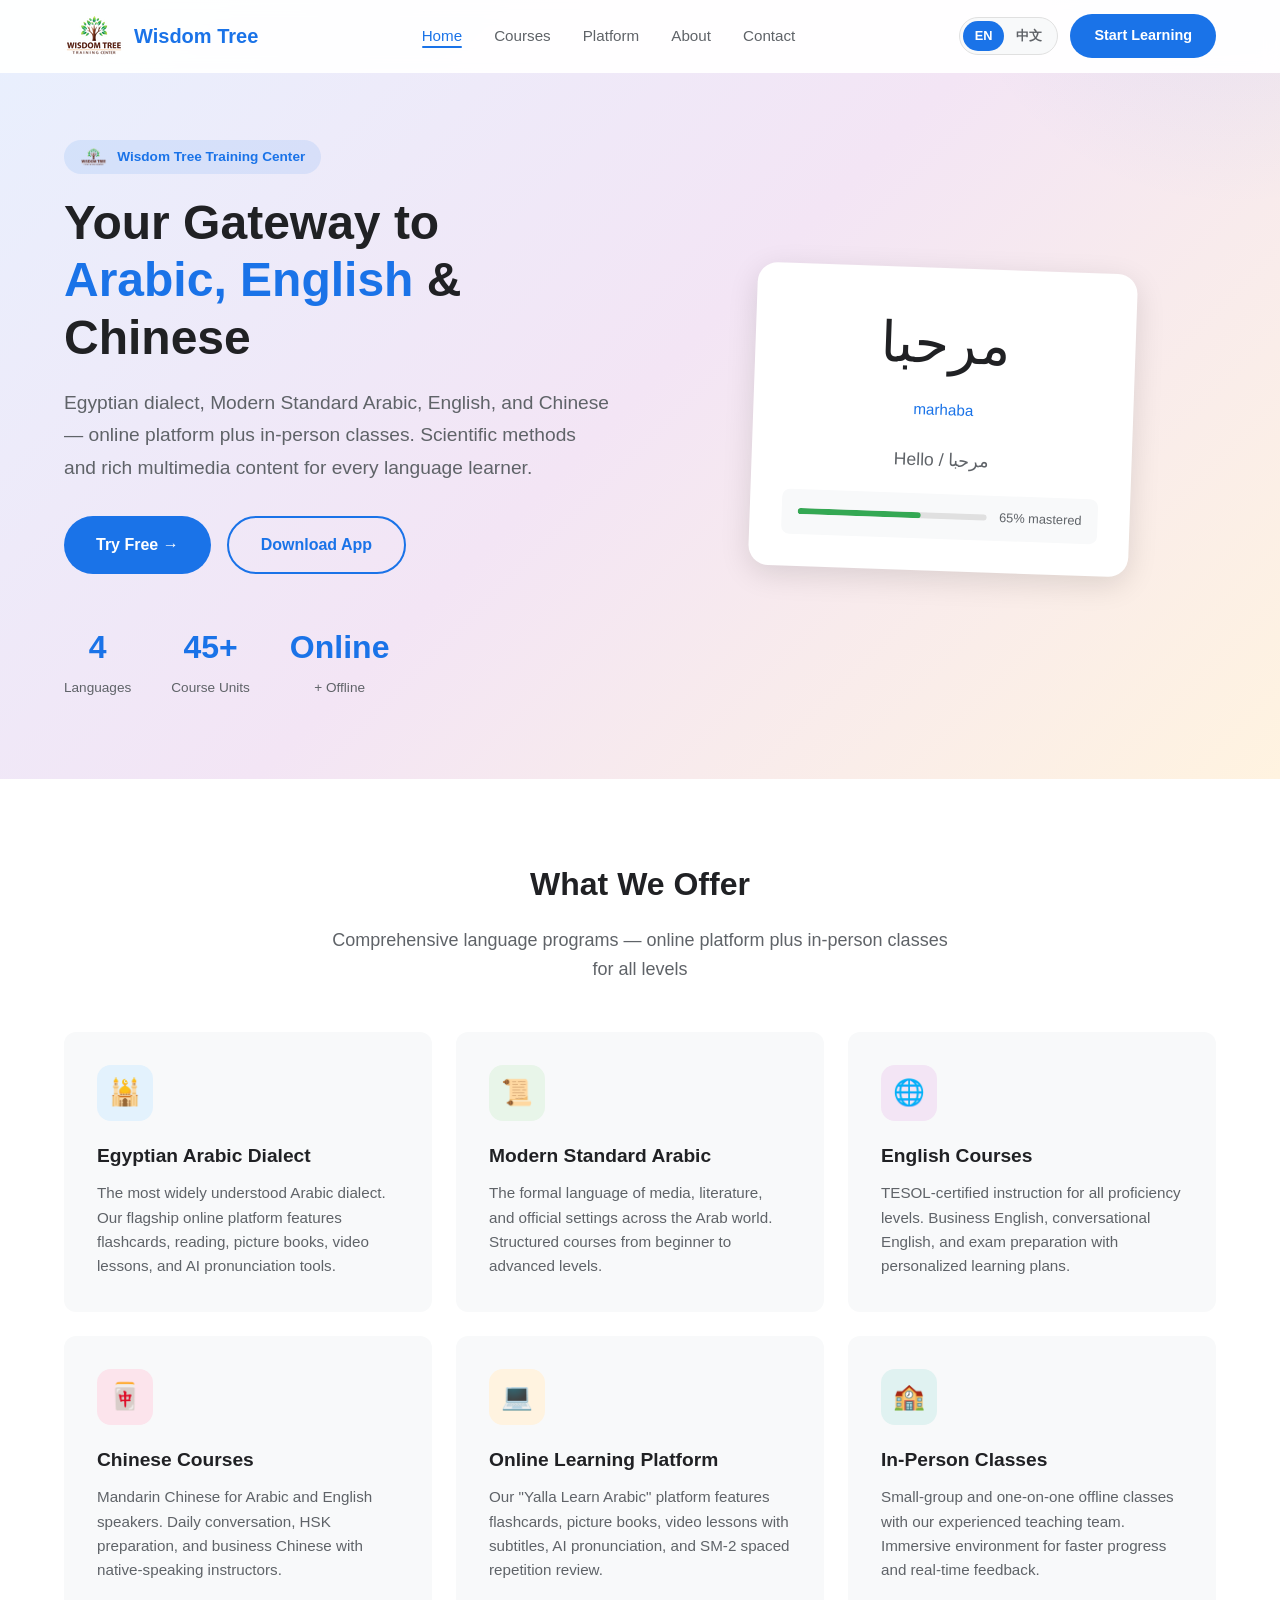
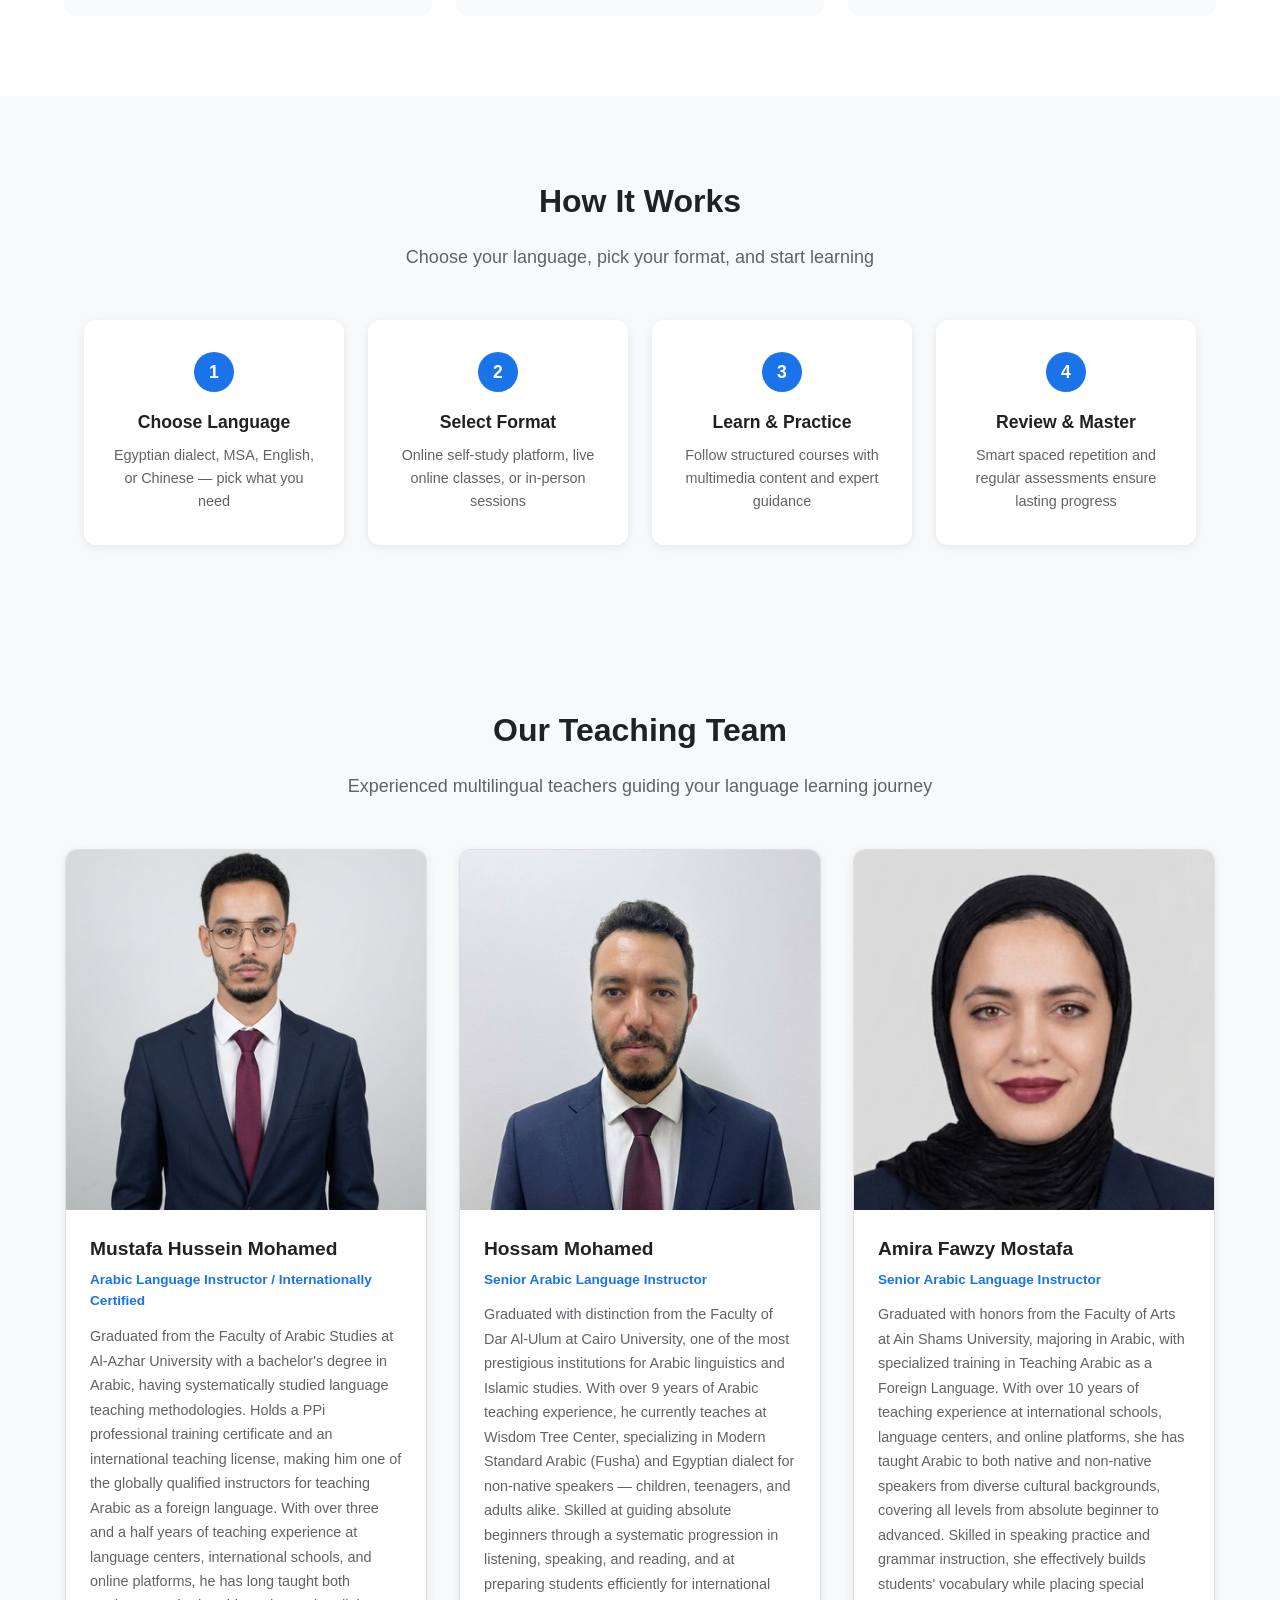
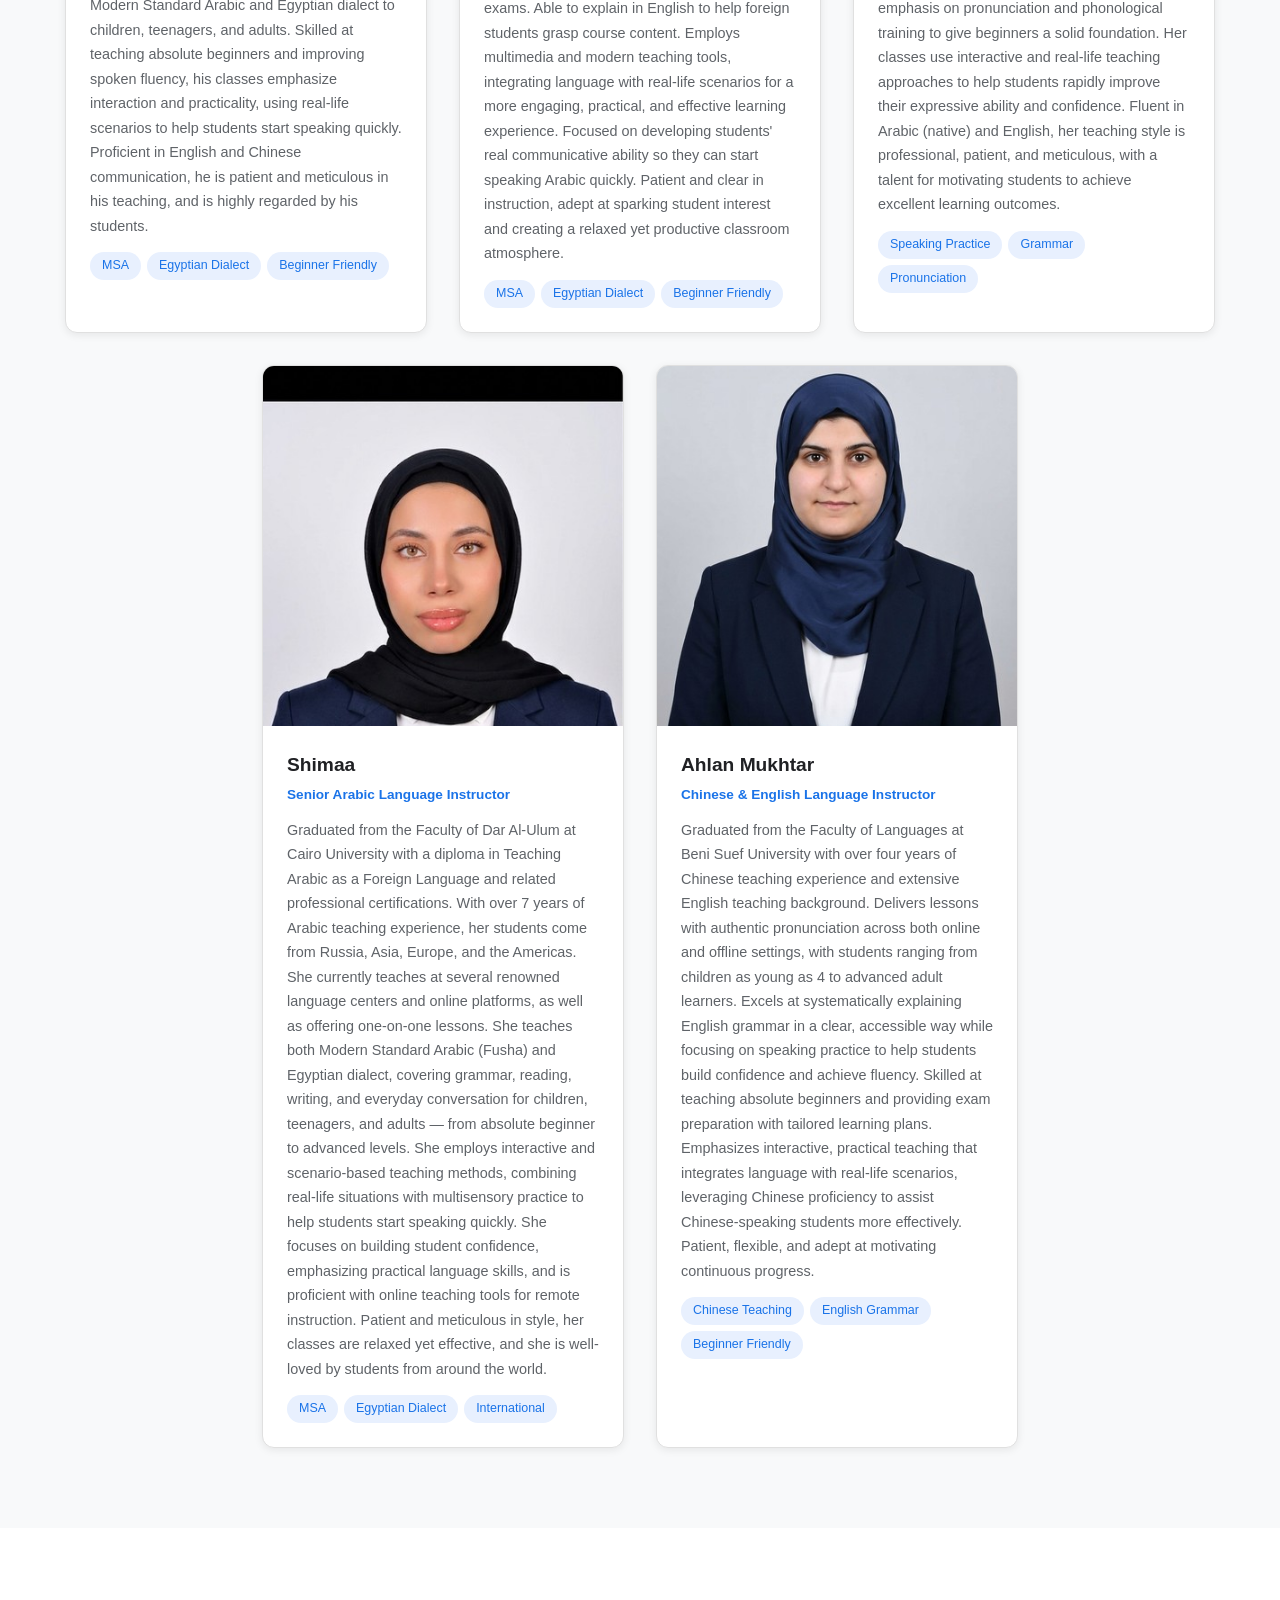
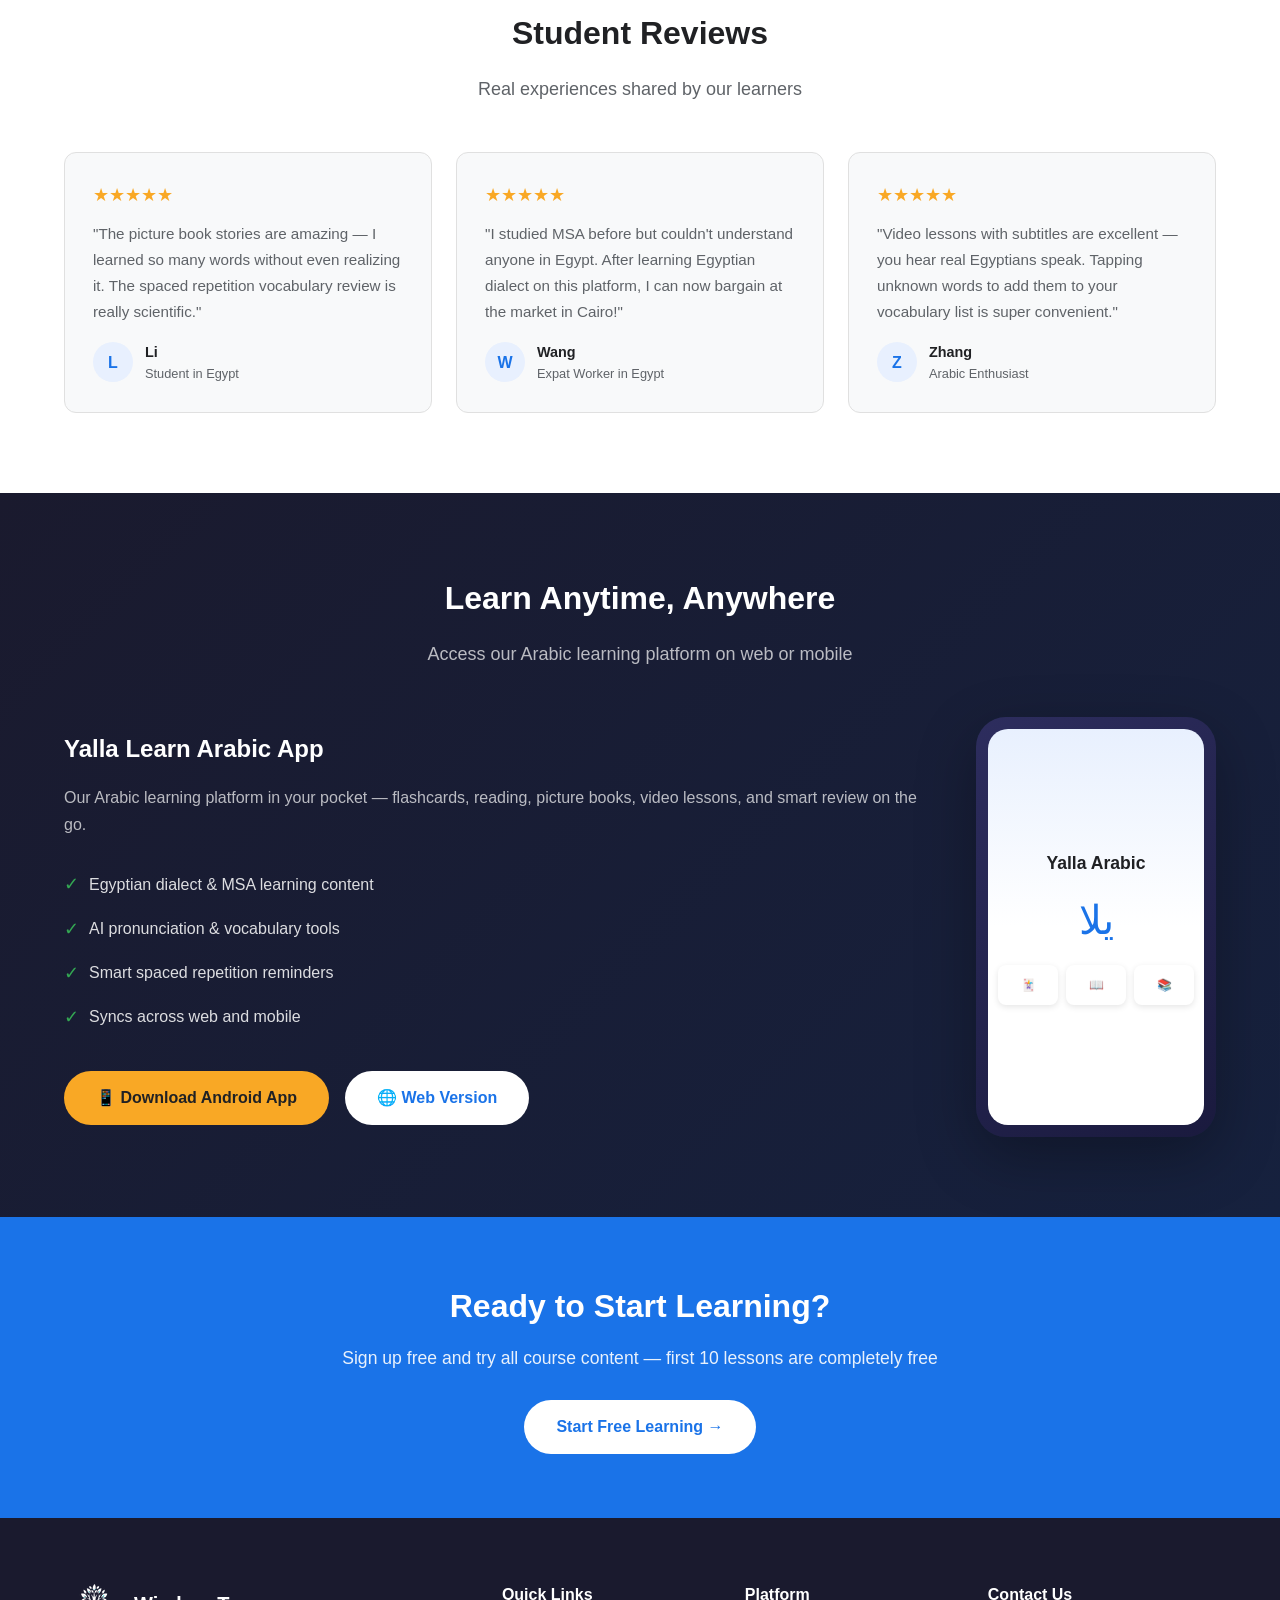
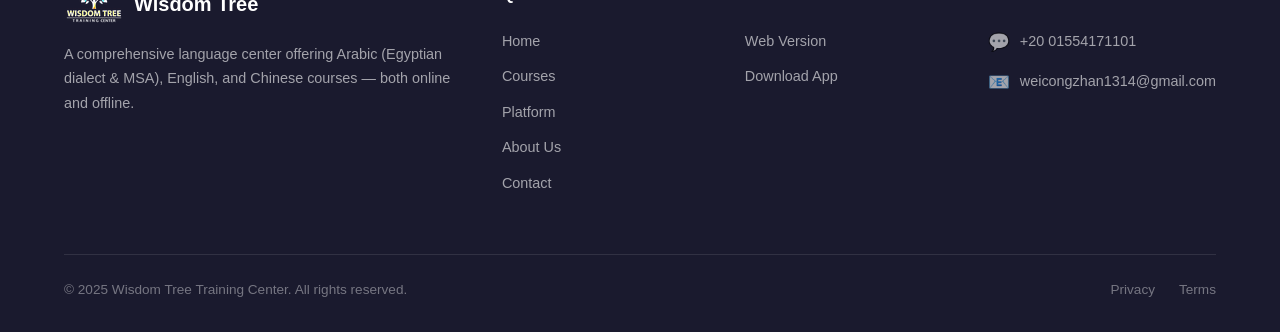
<file: index.html>
<!DOCTYPE html>
<html lang="en">
<head>
  <meta charset="UTF-8">
  <meta name="viewport" content="width=device-width, initial-scale=1.0">
  <title>Wisdom Tree Training Center - Arabic, English & Chinese Language Education</title>
  <meta name="description" content="Wisdom Tree Training Center offers Egyptian Arabic dialect, Modern Standard Arabic, English, and Chinese courses — both online and offline. Flashcards, reading, video lessons, AI tools and more.">
  <link rel="stylesheet" href="css/style.css">
</head>
<body>

  <!-- Header -->
  <header class="header">
    <nav class="nav container">
      <a href="index.html" class="nav-logo">
        <img src="images/logo-nav.png" alt="Wisdom Tree" class="logo-img">
        <span>Wisdom Tree</span>
      </a>
      <ul class="nav-links">
        <li><a href="index.html" class="active">Home</a></li>
        <li><a href="courses.html">Courses</a></li>
        <li><a href="platform.html">Platform</a></li>
        <li><a href="about.html">About</a></li>
        <li><a href="contact.html">Contact</a></li>
      </ul>
      <div class="nav-right">
        <div class="lang-switch">
          <a href="index.html" class="active">EN</a>
          <a href="zh/index.html">中文</a>
        </div>
        <a href="https://app.7wisdomtree.com" class="btn btn-primary nav-cta">Start Learning</a>
      </div>
      <div class="nav-toggle">
        <span></span><span></span><span></span>
      </div>
    </nav>
    <div class="mobile-menu">
      <a href="index.html" class="active">Home</a>
      <a href="courses.html">Courses</a>
      <a href="platform.html">Platform</a>
      <a href="about.html">About</a>
      <a href="contact.html">Contact</a>
      <a href="zh/index.html">中文版</a>
      <a href="https://app.7wisdomtree.com">Start Learning →</a>
    </div>
  </header>

  <!-- Hero -->
  <section class="hero">
    <div class="container">
      <div class="hero-content">
        <div class="hero-badge"><img src="images/logo-nav.png" alt="" style="height: 20px; width: auto; vertical-align: middle; margin-right: 4px;"> Wisdom Tree Training Center</div>
        <h1 class="hero-title">
          Your Gateway to<br><span class="highlight">Arabic, English</span> & Chinese
        </h1>
        <p class="hero-desc">
          Egyptian dialect, Modern Standard Arabic, English, and Chinese — online platform plus in-person classes. Scientific methods and rich multimedia content for every language learner.
        </p>
        <div class="hero-actions">
          <a href="https://app.7wisdomtree.com" class="btn btn-primary">Try Free →</a>
          <a href="https://app.7wisdomtree.com/download" class="btn btn-outline">Download App</a>
        </div>
        <div class="hero-stats">
          <div class="hero-stat">
            <div class="number">4</div>
            <div class="label">Languages</div>
          </div>
          <div class="hero-stat">
            <div class="number">45+</div>
            <div class="label">Course Units</div>
          </div>
          <div class="hero-stat">
            <div class="number">Online</div>
            <div class="label">+ Offline</div>
          </div>
        </div>
      </div>
      <div class="hero-visual">
        <div class="hero-card">
          <div class="arabic-word">مرحبا</div>
          <div class="word-phonetic">marhaba</div>
          <div class="word-meaning">Hello / مرحبا</div>
          <div class="card-progress">
            <div class="progress-bar"><div class="progress-fill"></div></div>
            <span class="progress-text">65% mastered</span>
          </div>
        </div>
      </div>
    </div>
  </section>

  <!-- Features -->
  <section class="features section" id="features">
    <div class="container">
      <h2 class="section-title">What We Offer</h2>
      <p class="section-subtitle">Comprehensive language programs — online platform plus in-person classes for all levels</p>
      <div class="features-grid">
        <div class="feature-card">
          <div class="feature-icon blue">🕌</div>
          <h3>Egyptian Arabic Dialect</h3>
          <p>The most widely understood Arabic dialect. Our flagship online platform features flashcards, reading, picture books, video lessons, and AI pronunciation tools.</p>
        </div>
        <div class="feature-card">
          <div class="feature-icon green">📜</div>
          <h3>Modern Standard Arabic</h3>
          <p>The formal language of media, literature, and official settings across the Arab world. Structured courses from beginner to advanced levels.</p>
        </div>
        <div class="feature-card">
          <div class="feature-icon purple">🌐</div>
          <h3>English Courses</h3>
          <p>TESOL-certified instruction for all proficiency levels. Business English, conversational English, and exam preparation with personalized learning plans.</p>
        </div>
        <div class="feature-card">
          <div class="feature-icon red">🀄</div>
          <h3>Chinese Courses</h3>
          <p>Mandarin Chinese for Arabic and English speakers. Daily conversation, HSK preparation, and business Chinese with native-speaking instructors.</p>
        </div>
        <div class="feature-card">
          <div class="feature-icon orange">💻</div>
          <h3>Online Learning Platform</h3>
          <p>Our "Yalla Learn Arabic" platform features flashcards, picture books, video lessons with subtitles, AI pronunciation, and SM-2 spaced repetition review.</p>
        </div>
        <div class="feature-card">
          <div class="feature-icon teal">🏫</div>
          <h3>In-Person Classes</h3>
          <p>Small-group and one-on-one offline classes with our experienced teaching team. Immersive environment for faster progress and real-time feedback.</p>
        </div>
      </div>
    </div>
  </section>

  <!-- Learning Path -->
  <section class="learning-path section">
    <div class="container">
      <h2 class="section-title">How It Works</h2>
      <p class="section-subtitle">Choose your language, pick your format, and start learning</p>
      <div class="path-steps">
        <div class="path-step">
          <div class="step-number">1</div>
          <h3>Choose Language</h3>
          <p>Egyptian dialect, MSA, English, or Chinese — pick what you need</p>
        </div>
        <div class="path-step">
          <div class="step-number">2</div>
          <h3>Select Format</h3>
          <p>Online self-study platform, live online classes, or in-person sessions</p>
        </div>
        <div class="path-step">
          <div class="step-number">3</div>
          <h3>Learn & Practice</h3>
          <p>Follow structured courses with multimedia content and expert guidance</p>
        </div>
        <div class="path-step">
          <div class="step-number">4</div>
          <h3>Review & Master</h3>
          <p>Smart spaced repetition and regular assessments ensure lasting progress</p>
        </div>
      </div>
    </div>
  </section>

  <!-- Teachers -->
  <section class="section" style="background: var(--bg-alt);">
    <div class="container">
      <h2 class="section-title">Our Teaching Team</h2>
      <p class="section-subtitle">Experienced multilingual teachers guiding your language learning journey</p>
      <div class="teachers-grid">
        <div class="teacher-card"><div class="teacher-photo"><img src="images/teacher-1.jpg" alt="Mustafa Hussein Mohamed"></div><div class="teacher-info"><h3>Mustafa Hussein Mohamed</h3><div class="teacher-title">Arabic Language Instructor / Internationally Certified</div><p>Graduated from the Faculty of Arabic Studies at Al-Azhar University with a bachelor's degree in Arabic, having systematically studied language teaching methodologies. Holds a PPi professional training certificate and an international teaching license, making him one of the globally qualified instructors for teaching Arabic as a foreign language. With over three and a half years of teaching experience at language centers, international schools, and online platforms, he has long taught both Modern Standard Arabic and Egyptian dialect to children, teenagers, and adults. Skilled at teaching absolute beginners and improving spoken fluency, his classes emphasize interaction and practicality, using real-life scenarios to help students start speaking quickly. Proficient in English and Chinese communication, he is patient and meticulous in his teaching, and is highly regarded by his students.</p><div class="teacher-tags"><span class="teacher-tag">MSA</span><span class="teacher-tag">Egyptian Dialect</span><span class="teacher-tag">Beginner Friendly</span></div></div></div>
        <div class="teacher-card"><div class="teacher-photo"><img src="images/teacher-4.jpg" alt="Hossam Mohamed"></div><div class="teacher-info"><h3>Hossam Mohamed</h3><div class="teacher-title">Senior Arabic Language Instructor</div><p>Graduated with distinction from the Faculty of Dar Al-Ulum at Cairo University, one of the most prestigious institutions for Arabic linguistics and Islamic studies. With over 9 years of Arabic teaching experience, he currently teaches at Wisdom Tree Center, specializing in Modern Standard Arabic (Fusha) and Egyptian dialect for non-native speakers — children, teenagers, and adults alike. Skilled at guiding absolute beginners through a systematic progression in listening, speaking, and reading, and at preparing students efficiently for international exams. Able to explain in English to help foreign students grasp course content. Employs multimedia and modern teaching tools, integrating language with real-life scenarios for a more engaging, practical, and effective learning experience. Focused on developing students' real communicative ability so they can start speaking Arabic quickly. Patient and clear in instruction, adept at sparking student interest and creating a relaxed yet productive classroom atmosphere.</p><div class="teacher-tags"><span class="teacher-tag">MSA</span><span class="teacher-tag">Egyptian Dialect</span><span class="teacher-tag">Beginner Friendly</span></div></div></div>
        <div class="teacher-card"><div class="teacher-photo"><img src="images/teacher-3.jpg" alt="Amira Fawzy Mostafa"></div><div class="teacher-info"><h3>Amira Fawzy Mostafa</h3><div class="teacher-title">Senior Arabic Language Instructor</div><p>Graduated with honors from the Faculty of Arts at Ain Shams University, majoring in Arabic, with specialized training in Teaching Arabic as a Foreign Language. With over 10 years of teaching experience at international schools, language centers, and online platforms, she has taught Arabic to both native and non-native speakers from diverse cultural backgrounds, covering all levels from absolute beginner to advanced. Skilled in speaking practice and grammar instruction, she effectively builds students' vocabulary while placing special emphasis on pronunciation and phonological training to give beginners a solid foundation. Her classes use interactive and real-life teaching approaches to help students rapidly improve their expressive ability and confidence. Fluent in Arabic (native) and English, her teaching style is professional, patient, and meticulous, with a talent for motivating students to achieve excellent learning outcomes.</p><div class="teacher-tags"><span class="teacher-tag">Speaking Practice</span><span class="teacher-tag">Grammar</span><span class="teacher-tag">Pronunciation</span></div></div></div>
        <div class="teacher-card"><div class="teacher-photo"><img src="images/teacher-5.jpg" alt="Shimaa"></div><div class="teacher-info"><h3>Shimaa</h3><div class="teacher-title">Senior Arabic Language Instructor</div><p>Graduated from the Faculty of Dar Al-Ulum at Cairo University with a diploma in Teaching Arabic as a Foreign Language and related professional certifications. With over 7 years of Arabic teaching experience, her students come from Russia, Asia, Europe, and the Americas. She currently teaches at several renowned language centers and online platforms, as well as offering one-on-one lessons. She teaches both Modern Standard Arabic (Fusha) and Egyptian dialect, covering grammar, reading, writing, and everyday conversation for children, teenagers, and adults — from absolute beginner to advanced levels. She employs interactive and scenario-based teaching methods, combining real-life situations with multisensory practice to help students start speaking quickly. She focuses on building student confidence, emphasizing practical language skills, and is proficient with online teaching tools for remote instruction. Patient and meticulous in style, her classes are relaxed yet effective, and she is well-loved by students from around the world.</p><div class="teacher-tags"><span class="teacher-tag">MSA</span><span class="teacher-tag">Egyptian Dialect</span><span class="teacher-tag">International</span></div></div></div>
        <div class="teacher-card"><div class="teacher-photo"><img src="images/teacher-2.jpg" alt="Ahlan Mukhtar"></div><div class="teacher-info"><h3>Ahlan Mukhtar</h3><div class="teacher-title">Chinese & English Language Instructor</div><p>Graduated from the Faculty of Languages at Beni Suef University with over four years of Chinese teaching experience and extensive English teaching background. Delivers lessons with authentic pronunciation across both online and offline settings, with students ranging from children as young as 4 to advanced adult learners. Excels at systematically explaining English grammar in a clear, accessible way while focusing on speaking practice to help students build confidence and achieve fluency. Skilled at teaching absolute beginners and providing exam preparation with tailored learning plans. Emphasizes interactive, practical teaching that integrates language with real-life scenarios, leveraging Chinese proficiency to assist Chinese-speaking students more effectively. Patient, flexible, and adept at motivating continuous progress.</p><div class="teacher-tags"><span class="teacher-tag">Chinese Teaching</span><span class="teacher-tag">English Grammar</span><span class="teacher-tag">Beginner Friendly</span></div></div></div>
      </div>
    </div>
  </section>

  <!-- Testimonials -->
  <section class="testimonials section">
    <div class="container">
      <h2 class="section-title">Student Reviews</h2>
      <p class="section-subtitle">Real experiences shared by our learners</p>
      <div class="testimonial-grid">
        <div class="testimonial-card">
          <div class="stars">★★★★★</div>
          <p class="quote">"The picture book stories are amazing — I learned so many words without even realizing it. The spaced repetition vocabulary review is really scientific."</p>
          <div class="author">
            <div class="avatar">L</div>
            <div>
              <div class="author-name">Li</div>
              <div class="author-desc">Student in Egypt</div>
            </div>
          </div>
        </div>
        <div class="testimonial-card">
          <div class="stars">★★★★★</div>
          <p class="quote">"I studied MSA before but couldn't understand anyone in Egypt. After learning Egyptian dialect on this platform, I can now bargain at the market in Cairo!"</p>
          <div class="author">
            <div class="avatar">W</div>
            <div>
              <div class="author-name">Wang</div>
              <div class="author-desc">Expat Worker in Egypt</div>
            </div>
          </div>
        </div>
        <div class="testimonial-card">
          <div class="stars">★★★★★</div>
          <p class="quote">"Video lessons with subtitles are excellent — you hear real Egyptians speak. Tapping unknown words to add them to your vocabulary list is super convenient."</p>
          <div class="author">
            <div class="avatar">Z</div>
            <div>
              <div class="author-name">Zhang</div>
              <div class="author-desc">Arabic Enthusiast</div>
            </div>
          </div>
        </div>
      </div>
    </div>
  </section>

  <!-- Download -->
  <section class="download section" id="download">
    <div class="container">
      <h2 class="section-title">Learn Anytime, Anywhere</h2>
      <p class="section-subtitle">Access our Arabic learning platform on web or mobile</p>
      <div class="download-content">
        <div class="download-info">
          <h3>Yalla Learn Arabic App</h3>
          <p>Our Arabic learning platform in your pocket — flashcards, reading, picture books, video lessons, and smart review on the go.</p>
          <ul class="download-features">
            <li><span class="check">✓</span> Egyptian dialect & MSA learning content</li>
            <li><span class="check">✓</span> AI pronunciation & vocabulary tools</li>
            <li><span class="check">✓</span> Smart spaced repetition reminders</li>
            <li><span class="check">✓</span> Syncs across web and mobile</li>
          </ul>
          <div class="download-buttons">
            <a href="https://app.7wisdomtree.com/download" class="btn btn-accent">📱 Download Android App</a>
            <a href="https://app.7wisdomtree.com" class="btn btn-white">🌐 Web Version</a>
          </div>
        </div>
        <div class="download-phone">
          <div class="download-phone-inner">
            <div class="phone-title">Yalla Arabic</div>
            <div class="phone-arabic">يلا</div>
            <div class="phone-cards">
              <div class="mini-card">🃏</div>
              <div class="mini-card">📖</div>
              <div class="mini-card">📚</div>
            </div>
          </div>
        </div>
      </div>
    </div>
  </section>

  <!-- CTA -->
  <section class="cta-section">
    <div class="container">
      <h2>Ready to Start Learning?</h2>
      <p>Sign up free and try all course content — first 10 lessons are completely free</p>
      <a href="https://app.7wisdomtree.com" class="btn btn-white">Start Free Learning →</a>
    </div>
  </section>

  <!-- Footer -->
  <footer class="footer">
    <div class="container">
      <div class="footer-grid">
        <div class="footer-brand">
          <a href="index.html" class="nav-logo" style="color: #fff;">
            <img src="images/logo-nav.png" alt="Wisdom Tree" class="logo-img" style="filter: brightness(10);">
            <span>Wisdom Tree</span>
          </a>
          <p>A comprehensive language center offering Arabic (Egyptian dialect & MSA), English, and Chinese courses — both online and offline.</p>
        </div>
        <div>
          <h4>Quick Links</h4>
          <ul class="footer-links">
            <li><a href="index.html">Home</a></li>
            <li><a href="courses.html">Courses</a></li>
            <li><a href="platform.html">Platform</a></li>
            <li><a href="about.html">About Us</a></li>
            <li><a href="contact.html">Contact</a></li>
          </ul>
        </div>
        <div>
          <h4>Platform</h4>
          <ul class="footer-links">
            <li><a href="https://app.7wisdomtree.com">Web Version</a></li>
            <li><a href="https://app.7wisdomtree.com/download">Download App</a></li>
          </ul>
        </div>
        <div>
          <h4>Contact Us</h4>
          <div class="footer-contact-item">
            <span class="icon">💬</span>
            <span>+20 01554171101</span>
          </div>
          <div class="footer-contact-item">
            <span class="icon">📧</span>
            <span>weicongzhan1314@gmail.com</span>
          </div>
        </div>
      </div>
      <div class="footer-bottom">
        <span>&copy; 2025 Wisdom Tree Training Center. All rights reserved.</span>
        <div class="footer-bottom-links">
          <a href="https://app.7wisdomtree.com/privacy.html">Privacy</a>
          <a href="https://app.7wisdomtree.com/terms.html">Terms</a>
        </div>
      </div>
    </div>
  </footer>

  <script src="js/main.js"></script>
</body>
</html>
</file>
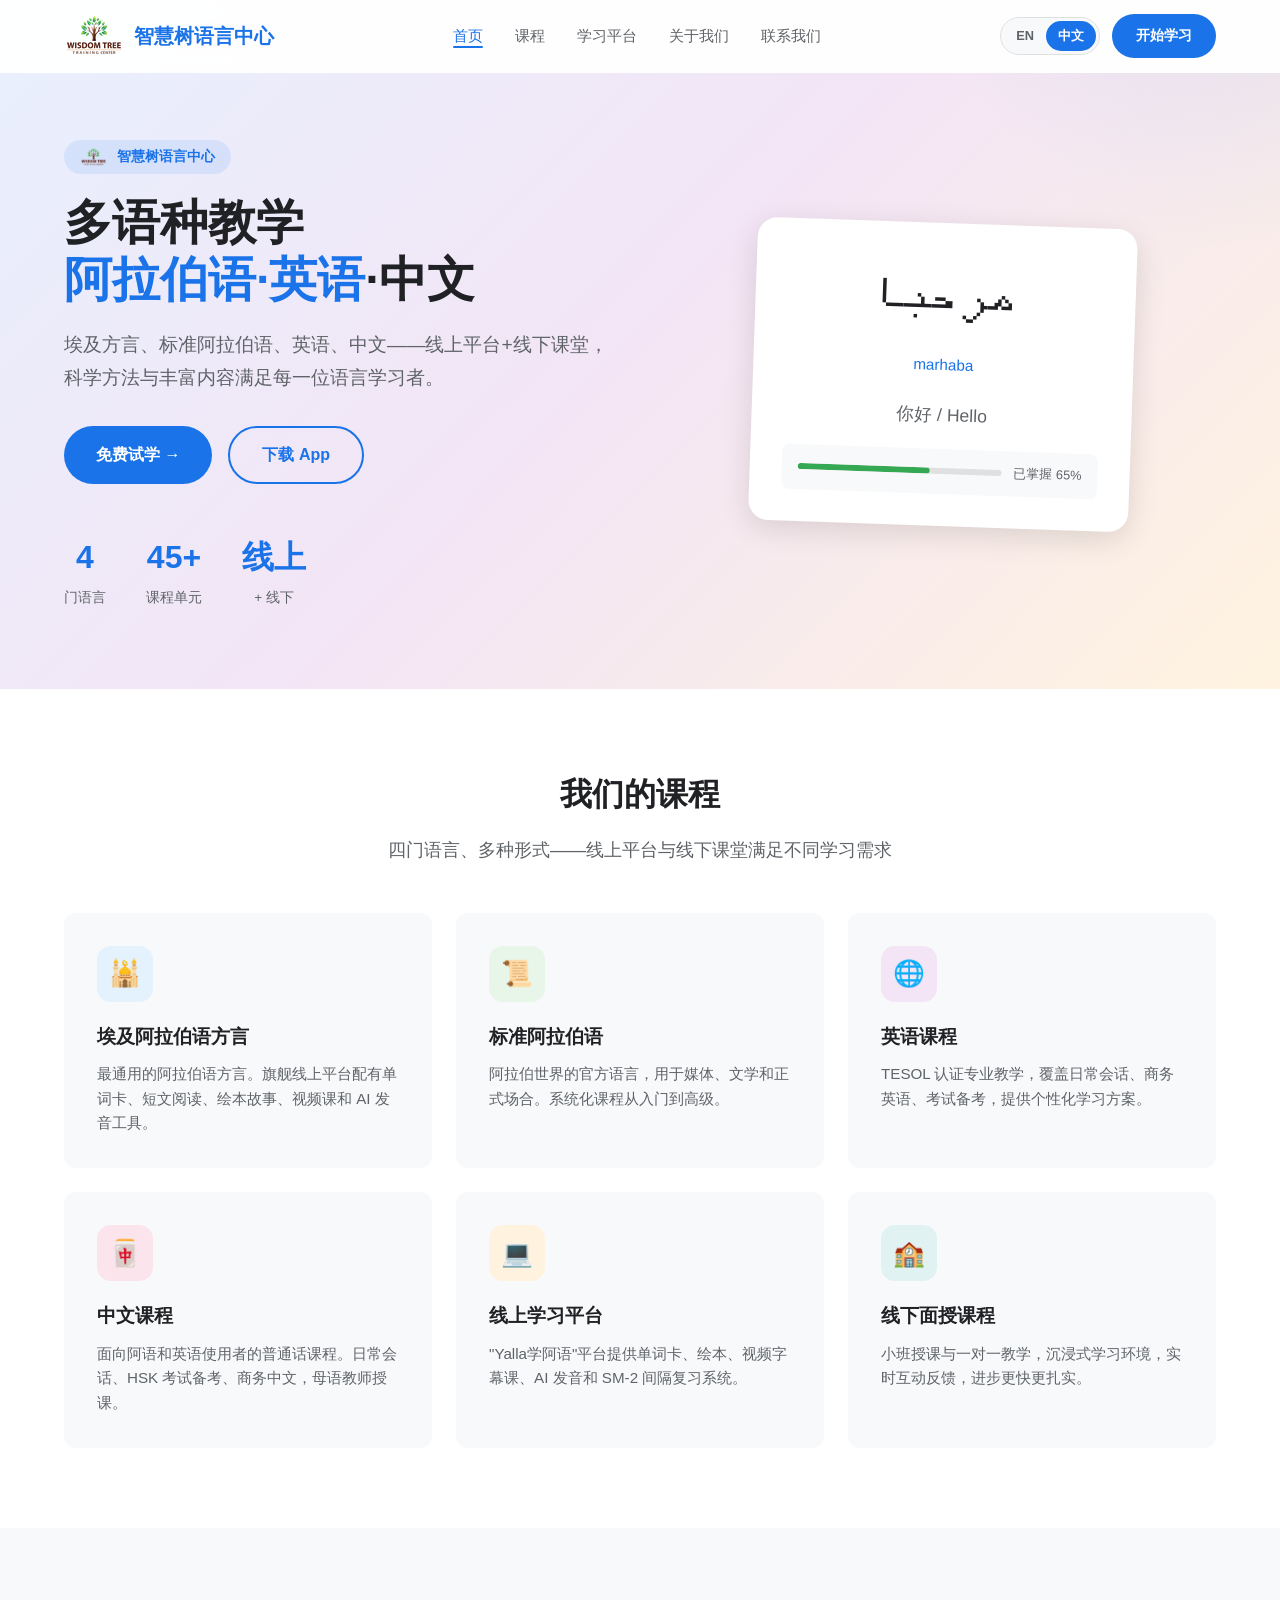
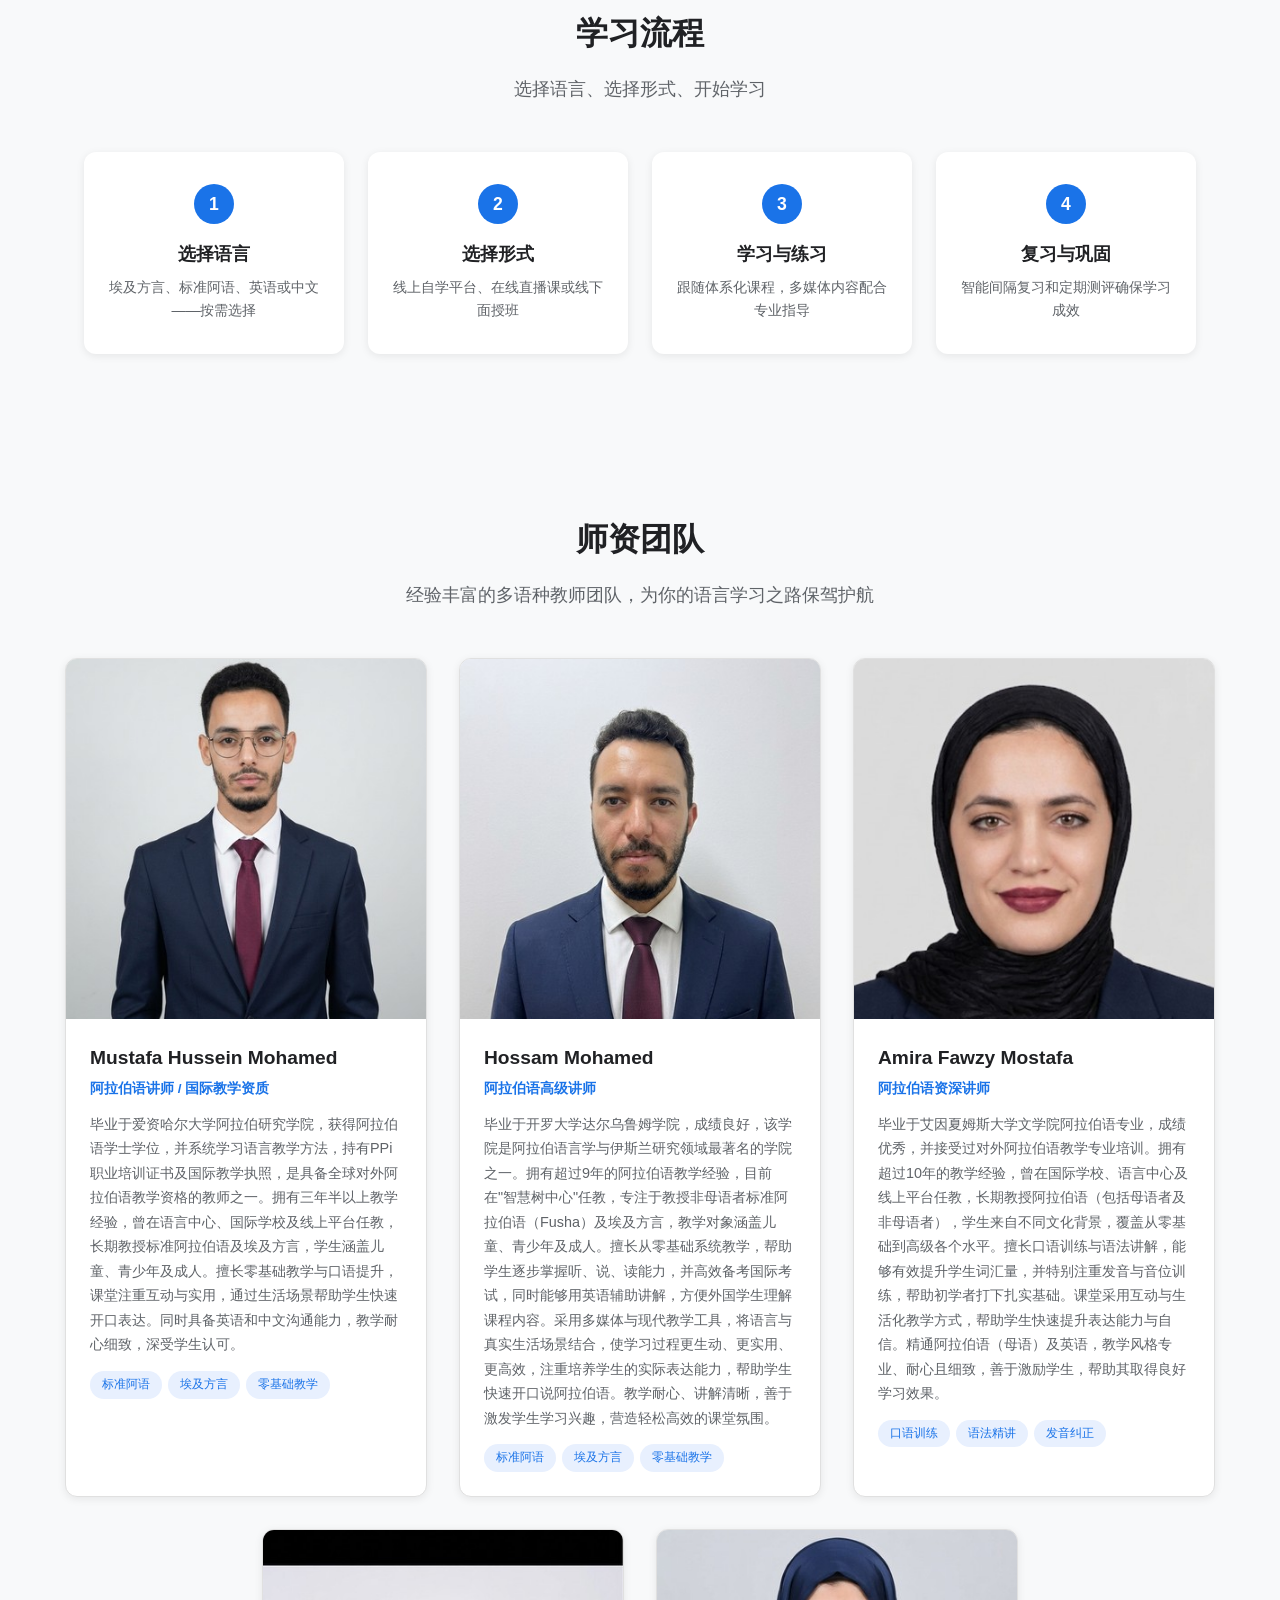
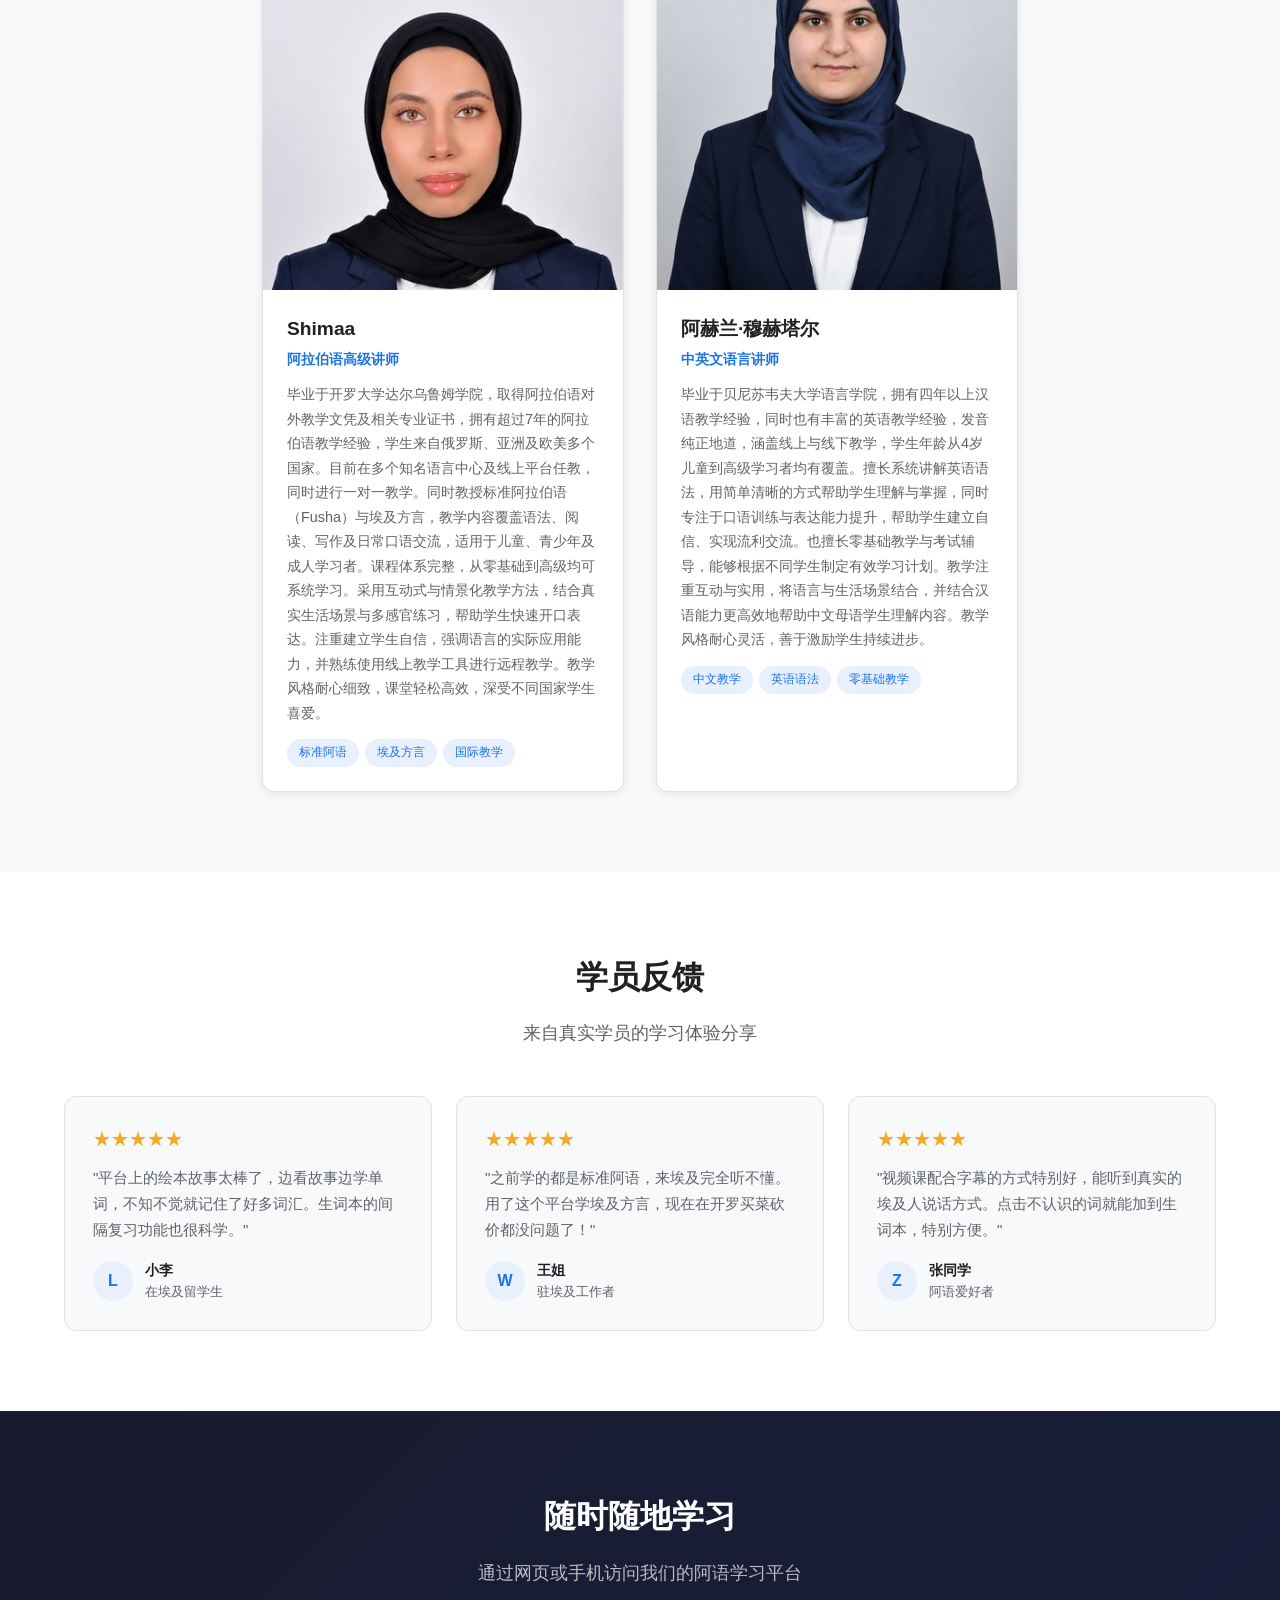
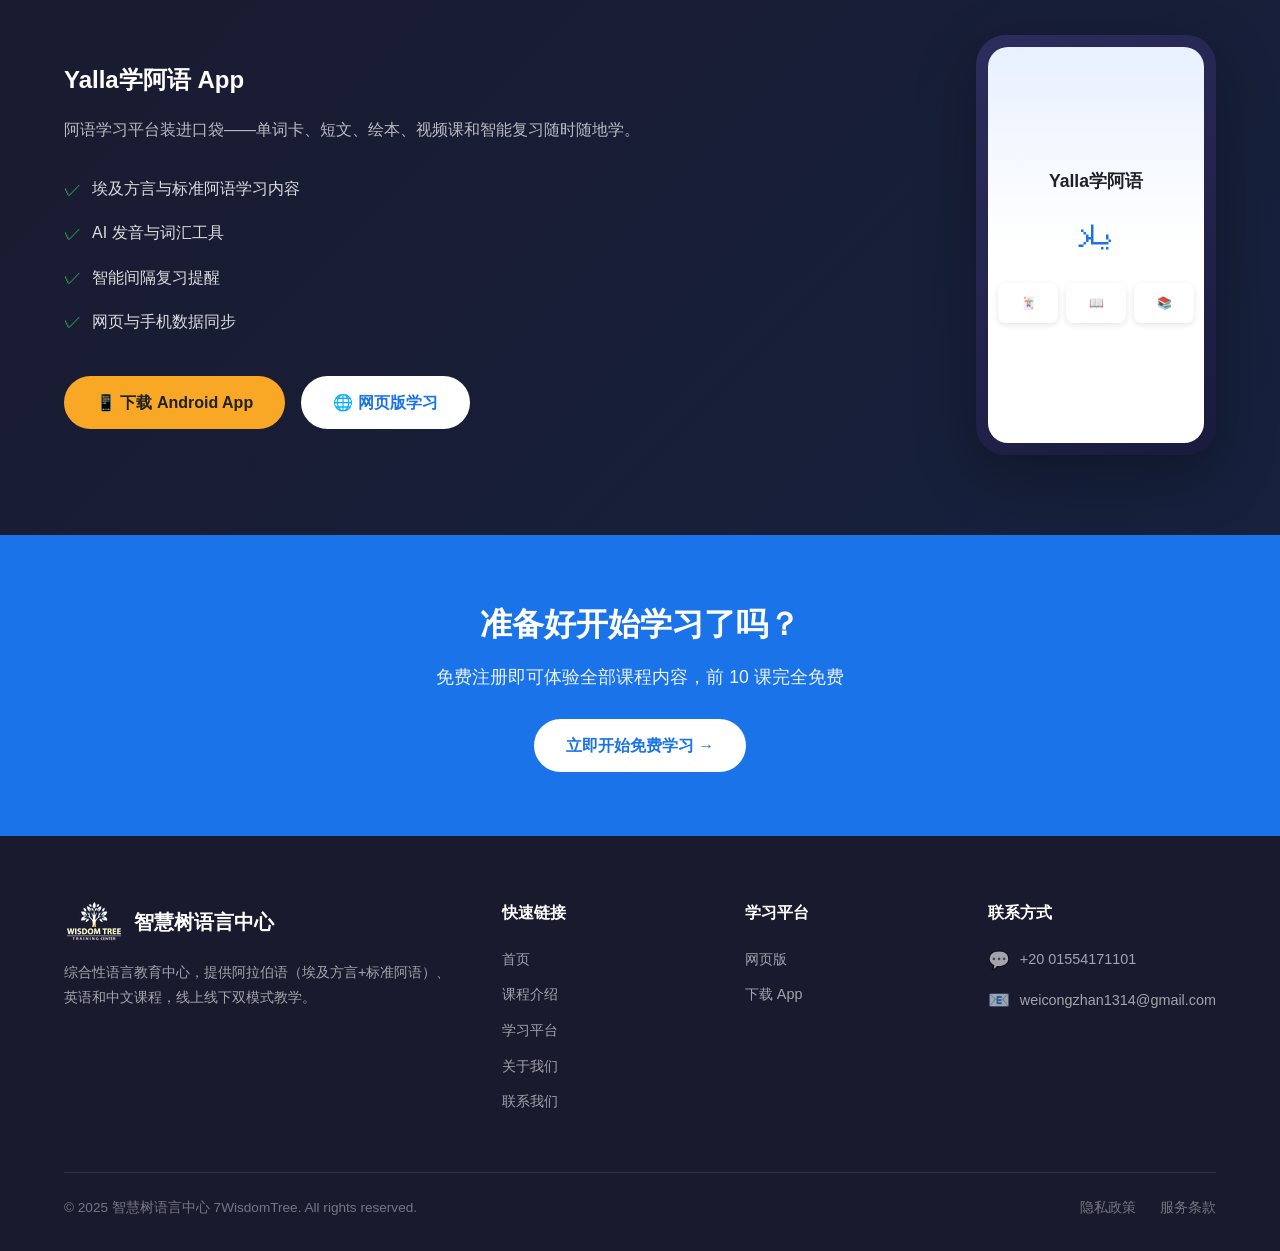
<file: zh/index.html>
<!DOCTYPE html>
<html lang="zh-CN">
<head>
  <meta charset="UTF-8">
  <meta name="viewport" content="width=device-width, initial-scale=1.0">
  <title>智慧树语言中心 - 阿拉伯语·英语·中文 线上线下教学</title>
  <meta name="description" content="智慧树语言中心提供埃及阿拉伯语方言、标准阿拉伯语、英语、中文课程，线上平台+线下课堂，科学高效的语言学习解决方案。">
  <link rel="stylesheet" href="../css/style.css">
</head>
<body>

  <header class="header">
    <nav class="nav container">
      <a href="index.html" class="nav-logo">
        <img src="../images/logo-nav.png" alt="智慧树" class="logo-img">
        <span>智慧树语言中心</span>
      </a>
      <ul class="nav-links">
        <li><a href="index.html" class="active">首页</a></li>
        <li><a href="courses.html">课程</a></li>
        <li><a href="platform.html">学习平台</a></li>
        <li><a href="about.html">关于我们</a></li>
        <li><a href="contact.html">联系我们</a></li>
      </ul>
      <div class="nav-right">
        <div class="lang-switch">
          <a href="../index.html">EN</a>
          <a href="index.html" class="active">中文</a>
        </div>
        <a href="https://app.7wisdomtree.com" class="btn btn-primary nav-cta">开始学习</a>
      </div>
      <div class="nav-toggle"><span></span><span></span><span></span></div>
    </nav>
    <div class="mobile-menu">
      <a href="index.html" class="active">首页</a>
      <a href="courses.html">课程</a>
      <a href="platform.html">学习平台</a>
      <a href="about.html">关于我们</a>
      <a href="contact.html">联系我们</a>
      <a href="../index.html">English</a>
      <a href="https://app.7wisdomtree.com">开始学习 →</a>
    </div>
  </header>

  <section class="hero">
    <div class="container">
      <div class="hero-content">
        <div class="hero-badge"><img src="../images/logo-nav.png" alt="" style="height: 20px; width: auto; vertical-align: middle; margin-right: 4px;"> 智慧树语言中心</div>
        <h1 class="hero-title">
          多语种教学<br><span class="highlight">阿拉伯语·英语</span>·中文
        </h1>
        <p class="hero-desc">
          埃及方言、标准阿拉伯语、英语、中文——线上平台+线下课堂，科学方法与丰富内容满足每一位语言学习者。
        </p>
        <div class="hero-actions">
          <a href="https://app.7wisdomtree.com" class="btn btn-primary">免费试学 →</a>
          <a href="https://app.7wisdomtree.com/download" class="btn btn-outline">下载 App</a>
        </div>
        <div class="hero-stats">
          <div class="hero-stat"><div class="number">4</div><div class="label">门语言</div></div>
          <div class="hero-stat"><div class="number">45+</div><div class="label">课程单元</div></div>
          <div class="hero-stat"><div class="number">线上</div><div class="label">+ 线下</div></div>
        </div>
      </div>
      <div class="hero-visual">
        <div class="hero-card">
          <div class="arabic-word">مرحبا</div>
          <div class="word-phonetic">marhaba</div>
          <div class="word-meaning">你好 / Hello</div>
          <div class="card-progress">
            <div class="progress-bar"><div class="progress-fill"></div></div>
            <span class="progress-text">已掌握 65%</span>
          </div>
        </div>
      </div>
    </div>
  </section>

  <section class="features section" id="features">
    <div class="container">
      <h2 class="section-title">我们的课程</h2>
      <p class="section-subtitle">四门语言、多种形式——线上平台与线下课堂满足不同学习需求</p>
      <div class="features-grid">
        <div class="feature-card"><div class="feature-icon blue">🕌</div><h3>埃及阿拉伯语方言</h3><p>最通用的阿拉伯语方言。旗舰线上平台配有单词卡、短文阅读、绘本故事、视频课和 AI 发音工具。</p></div>
        <div class="feature-card"><div class="feature-icon green">📜</div><h3>标准阿拉伯语</h3><p>阿拉伯世界的官方语言，用于媒体、文学和正式场合。系统化课程从入门到高级。</p></div>
        <div class="feature-card"><div class="feature-icon purple">🌐</div><h3>英语课程</h3><p>TESOL 认证专业教学，覆盖日常会话、商务英语、考试备考，提供个性化学习方案。</p></div>
        <div class="feature-card"><div class="feature-icon red">🀄</div><h3>中文课程</h3><p>面向阿语和英语使用者的普通话课程。日常会话、HSK 考试备考、商务中文，母语教师授课。</p></div>
        <div class="feature-card"><div class="feature-icon orange">💻</div><h3>线上学习平台</h3><p>"Yalla学阿语"平台提供单词卡、绘本、视频字幕课、AI 发音和 SM-2 间隔复习系统。</p></div>
        <div class="feature-card"><div class="feature-icon teal">🏫</div><h3>线下面授课程</h3><p>小班授课与一对一教学，沉浸式学习环境，实时互动反馈，进步更快更扎实。</p></div>
      </div>
    </div>
  </section>

  <section class="learning-path section">
    <div class="container">
      <h2 class="section-title">学习流程</h2>
      <p class="section-subtitle">选择语言、选择形式、开始学习</p>
      <div class="path-steps">
        <div class="path-step"><div class="step-number">1</div><h3>选择语言</h3><p>埃及方言、标准阿语、英语或中文——按需选择</p></div>
        <div class="path-step"><div class="step-number">2</div><h3>选择形式</h3><p>线上自学平台、在线直播课或线下面授班</p></div>
        <div class="path-step"><div class="step-number">3</div><h3>学习与练习</h3><p>跟随体系化课程，多媒体内容配合专业指导</p></div>
        <div class="path-step"><div class="step-number">4</div><h3>复习与巩固</h3><p>智能间隔复习和定期测评确保学习成效</p></div>
      </div>
    </div>
  </section>

  <section class="section" style="background: var(--bg-alt);">
    <div class="container">
      <h2 class="section-title">师资团队</h2>
      <p class="section-subtitle">经验丰富的多语种教师团队，为你的语言学习之路保驾护航</p>
      <div class="teachers-grid">
        <div class="teacher-card"><div class="teacher-photo"><img src="../images/teacher-1.jpg" alt="Mustafa Hussein Mohamed 老师"></div><div class="teacher-info"><h3>Mustafa Hussein Mohamed</h3><div class="teacher-title">阿拉伯语讲师 / 国际教学资质</div><p>毕业于爱资哈尔大学阿拉伯研究学院，获得阿拉伯语学士学位，并系统学习语言教学方法，持有PPi职业培训证书及国际教学执照，是具备全球对外阿拉伯语教学资格的教师之一。拥有三年半以上教学经验，曾在语言中心、国际学校及线上平台任教，长期教授标准阿拉伯语及埃及方言，学生涵盖儿童、青少年及成人。擅长零基础教学与口语提升，课堂注重互动与实用，通过生活场景帮助学生快速开口表达。同时具备英语和中文沟通能力，教学耐心细致，深受学生认可。</p><div class="teacher-tags"><span class="teacher-tag">标准阿语</span><span class="teacher-tag">埃及方言</span><span class="teacher-tag">零基础教学</span></div></div></div>
        <div class="teacher-card"><div class="teacher-photo"><img src="../images/teacher-4.jpg" alt="Hossam Mohamed 老师"></div><div class="teacher-info"><h3>Hossam Mohamed</h3><div class="teacher-title">阿拉伯语高级讲师</div><p>毕业于开罗大学达尔乌鲁姆学院，成绩良好，该学院是阿拉伯语言学与伊斯兰研究领域最著名的学院之一。拥有超过9年的阿拉伯语教学经验，目前在"智慧树中心"任教，专注于教授非母语者标准阿拉伯语（Fusha）及埃及方言，教学对象涵盖儿童、青少年及成人。擅长从零基础系统教学，帮助学生逐步掌握听、说、读能力，并高效备考国际考试，同时能够用英语辅助讲解，方便外国学生理解课程内容。采用多媒体与现代教学工具，将语言与真实生活场景结合，使学习过程更生动、更实用、更高效，注重培养学生的实际表达能力，帮助学生快速开口说阿拉伯语。教学耐心、讲解清晰，善于激发学生学习兴趣，营造轻松高效的课堂氛围。</p><div class="teacher-tags"><span class="teacher-tag">标准阿语</span><span class="teacher-tag">埃及方言</span><span class="teacher-tag">零基础教学</span></div></div></div>
        <div class="teacher-card"><div class="teacher-photo"><img src="../images/teacher-3.jpg" alt="Amira Fawzy Mostafa 老师"></div><div class="teacher-info"><h3>Amira Fawzy Mostafa</h3><div class="teacher-title">阿拉伯语资深讲师</div><p>毕业于艾因夏姆斯大学文学院阿拉伯语专业，成绩优秀，并接受过对外阿拉伯语教学专业培训。拥有超过10年的教学经验，曾在国际学校、语言中心及线上平台任教，长期教授阿拉伯语（包括母语者及非母语者），学生来自不同文化背景，覆盖从零基础到高级各个水平。擅长口语训练与语法讲解，能够有效提升学生词汇量，并特别注重发音与音位训练，帮助初学者打下扎实基础。课堂采用互动与生活化教学方式，帮助学生快速提升表达能力与自信。精通阿拉伯语（母语）及英语，教学风格专业、耐心且细致，善于激励学生，帮助其取得良好学习效果。</p><div class="teacher-tags"><span class="teacher-tag">口语训练</span><span class="teacher-tag">语法精讲</span><span class="teacher-tag">发音纠正</span></div></div></div>
        <div class="teacher-card"><div class="teacher-photo"><img src="../images/teacher-5.jpg" alt="Shimaa 老师"></div><div class="teacher-info"><h3>Shimaa</h3><div class="teacher-title">阿拉伯语高级讲师</div><p>毕业于开罗大学达尔乌鲁姆学院，取得阿拉伯语对外教学文凭及相关专业证书，拥有超过7年的阿拉伯语教学经验，学生来自俄罗斯、亚洲及欧美多个国家。目前在多个知名语言中心及线上平台任教，同时进行一对一教学。同时教授标准阿拉伯语（Fusha）与埃及方言，教学内容覆盖语法、阅读、写作及日常口语交流，适用于儿童、青少年及成人学习者。课程体系完整，从零基础到高级均可系统学习。采用互动式与情景化教学方法，结合真实生活场景与多感官练习，帮助学生快速开口表达。注重建立学生自信，强调语言的实际应用能力，并熟练使用线上教学工具进行远程教学。教学风格耐心细致，课堂轻松高效，深受不同国家学生喜爱。</p><div class="teacher-tags"><span class="teacher-tag">标准阿语</span><span class="teacher-tag">埃及方言</span><span class="teacher-tag">国际教学</span></div></div></div>
        <div class="teacher-card"><div class="teacher-photo"><img src="../images/teacher-2.jpg" alt="阿赫兰·穆赫塔尔老师"></div><div class="teacher-info"><h3>阿赫兰·穆赫塔尔</h3><div class="teacher-title">中英文语言讲师</div><p>毕业于贝尼苏韦夫大学语言学院，拥有四年以上汉语教学经验，同时也有丰富的英语教学经验，发音纯正地道，涵盖线上与线下教学，学生年龄从4岁儿童到高级学习者均有覆盖。擅长系统讲解英语语法，用简单清晰的方式帮助学生理解与掌握，同时专注于口语训练与表达能力提升，帮助学生建立自信、实现流利交流。也擅长零基础教学与考试辅导，能够根据不同学生制定有效学习计划。教学注重互动与实用，将语言与生活场景结合，并结合汉语能力更高效地帮助中文母语学生理解内容。教学风格耐心灵活，善于激励学生持续进步。</p><div class="teacher-tags"><span class="teacher-tag">中文教学</span><span class="teacher-tag">英语语法</span><span class="teacher-tag">零基础教学</span></div></div></div>
      </div>
    </div>
  </section>

  <section class="testimonials section">
    <div class="container">
      <h2 class="section-title">学员反馈</h2>
      <p class="section-subtitle">来自真实学员的学习体验分享</p>
      <div class="testimonial-grid">
        <div class="testimonial-card"><div class="stars">★★★★★</div><p class="quote">"平台上的绘本故事太棒了，边看故事边学单词，不知不觉就记住了好多词汇。生词本的间隔复习功能也很科学。"</p><div class="author"><div class="avatar">L</div><div><div class="author-name">小李</div><div class="author-desc">在埃及留学生</div></div></div></div>
        <div class="testimonial-card"><div class="stars">★★★★★</div><p class="quote">"之前学的都是标准阿语，来埃及完全听不懂。用了这个平台学埃及方言，现在在开罗买菜砍价都没问题了！"</p><div class="author"><div class="avatar">W</div><div><div class="author-name">王姐</div><div class="author-desc">驻埃及工作者</div></div></div></div>
        <div class="testimonial-card"><div class="stars">★★★★★</div><p class="quote">"视频课配合字幕的方式特别好，能听到真实的埃及人说话方式。点击不认识的词就能加到生词本，特别方便。"</p><div class="author"><div class="avatar">Z</div><div><div class="author-name">张同学</div><div class="author-desc">阿语爱好者</div></div></div></div>
      </div>
    </div>
  </section>

  <section class="download section" id="download">
    <div class="container">
      <h2 class="section-title">随时随地学习</h2>
      <p class="section-subtitle">通过网页或手机访问我们的阿语学习平台</p>
      <div class="download-content">
        <div class="download-info">
          <h3>Yalla学阿语 App</h3>
          <p>阿语学习平台装进口袋——单词卡、短文、绘本、视频课和智能复习随时随地学。</p>
          <ul class="download-features">
            <li><span class="check">✓</span> 埃及方言与标准阿语学习内容</li>
            <li><span class="check">✓</span> AI 发音与词汇工具</li>
            <li><span class="check">✓</span> 智能间隔复习提醒</li>
            <li><span class="check">✓</span> 网页与手机数据同步</li>
          </ul>
          <div class="download-buttons">
            <a href="https://app.7wisdomtree.com/download" class="btn btn-accent">📱 下载 Android App</a>
            <a href="https://app.7wisdomtree.com" class="btn btn-white">🌐 网页版学习</a>
          </div>
        </div>
        <div class="download-phone">
          <div class="download-phone-inner">
            <div class="phone-title">Yalla学阿语</div>
            <div class="phone-arabic">يلا</div>
            <div class="phone-cards"><div class="mini-card">🃏</div><div class="mini-card">📖</div><div class="mini-card">📚</div></div>
          </div>
        </div>
      </div>
    </div>
  </section>

  <section class="cta-section">
    <div class="container">
      <h2>准备好开始学习了吗？</h2>
      <p>免费注册即可体验全部课程内容，前 10 课完全免费</p>
      <a href="https://app.7wisdomtree.com" class="btn btn-white">立即开始免费学习 →</a>
    </div>
  </section>

  <footer class="footer">
    <div class="container">
      <div class="footer-grid">
        <div class="footer-brand">
          <a href="index.html" class="nav-logo" style="color: #fff;">
            <img src="../images/logo-nav.png" alt="智慧树" class="logo-img" style="filter: brightness(10);">
            <span>智慧树语言中心</span>
          </a>
          <p>综合性语言教育中心，提供阿拉伯语（埃及方言+标准阿语）、英语和中文课程，线上线下双模式教学。</p>
        </div>
        <div>
          <h4>快速链接</h4>
          <ul class="footer-links">
            <li><a href="index.html">首页</a></li>
            <li><a href="courses.html">课程介绍</a></li>
            <li><a href="platform.html">学习平台</a></li>
            <li><a href="about.html">关于我们</a></li>
            <li><a href="contact.html">联系我们</a></li>
          </ul>
        </div>
        <div>
          <h4>学习平台</h4>
          <ul class="footer-links">
            <li><a href="https://app.7wisdomtree.com">网页版</a></li>
            <li><a href="https://app.7wisdomtree.com/download">下载 App</a></li>
          </ul>
        </div>
        <div>
          <h4>联系方式</h4>
          <div class="footer-contact-item"><span class="icon">💬</span><span>+20 01554171101</span></div>
          <div class="footer-contact-item"><span class="icon">📧</span><span>weicongzhan1314@gmail.com</span></div>
        </div>
      </div>
      <div class="footer-bottom">
        <span>&copy; 2025 智慧树语言中心 7WisdomTree. All rights reserved.</span>
        <div class="footer-bottom-links">
          <a href="https://app.7wisdomtree.com/privacy.html">隐私政策</a>
          <a href="https://app.7wisdomtree.com/terms.html">服务条款</a>
        </div>
      </div>
    </div>
  </footer>

  <script src="../js/main.js"></script>
</body>
</html>
</file>
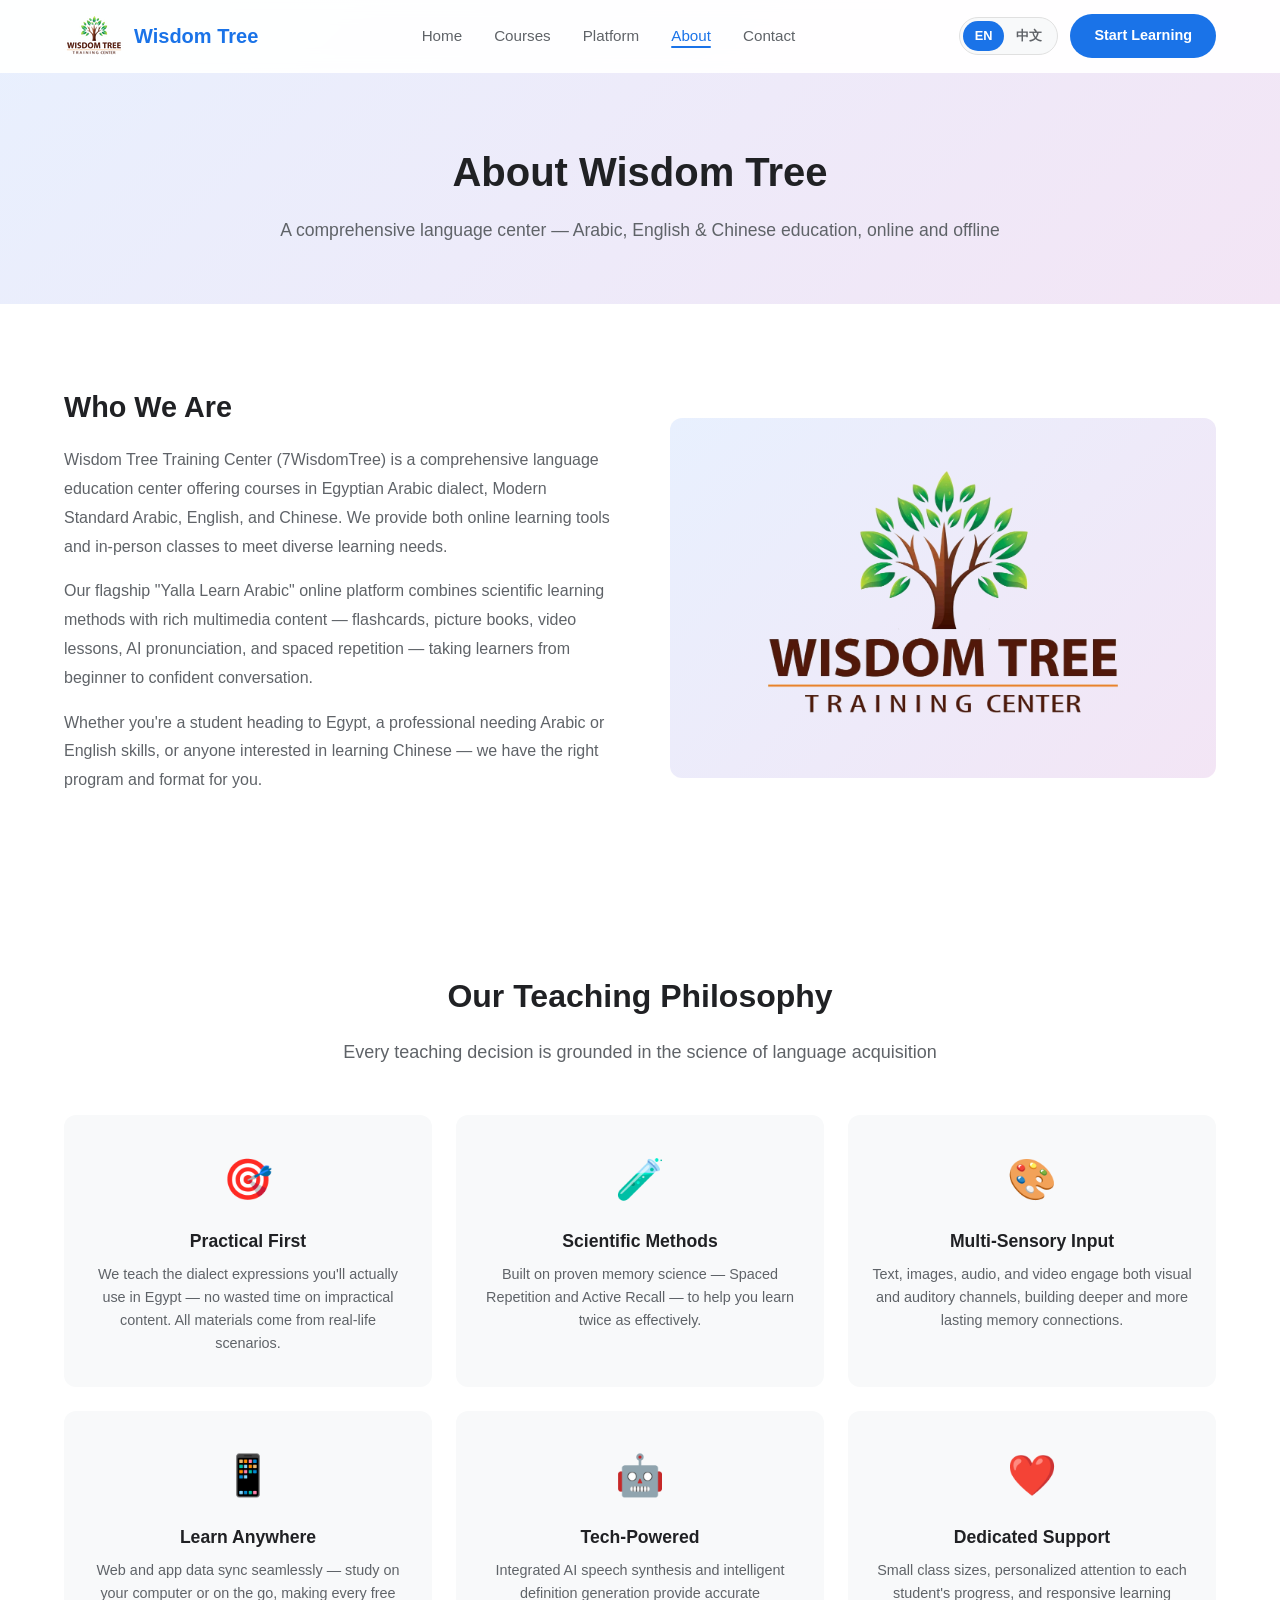
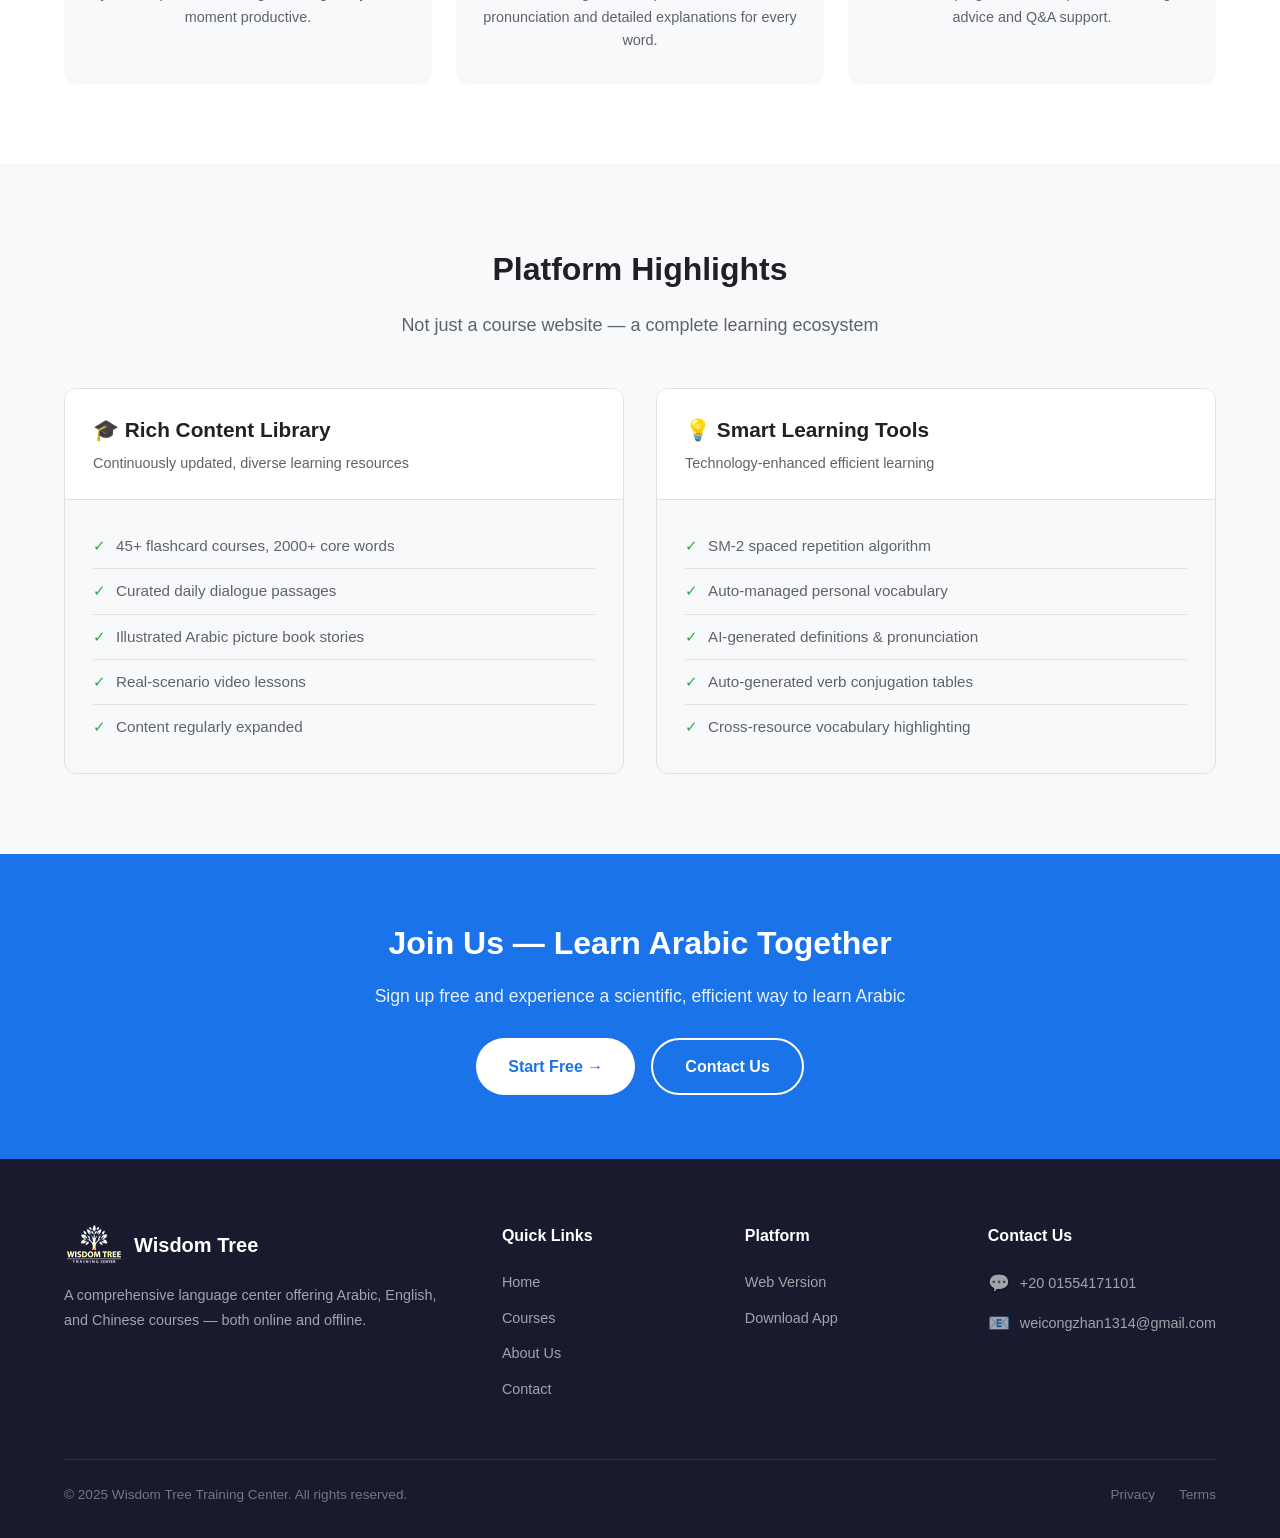
<file: about.html>
<!DOCTYPE html>
<html lang="en">
<head>
  <meta charset="UTF-8">
  <meta name="viewport" content="width=device-width, initial-scale=1.0">
  <title>About Us - Wisdom Tree Training Center | Arabic, English & Chinese</title>
  <meta name="description" content="Wisdom Tree Training Center — a comprehensive language center offering Arabic, English, and Chinese education through both online and offline programs.">
  <link rel="stylesheet" href="css/style.css">
</head>
<body>

  <header class="header">
    <nav class="nav container">
      <a href="index.html" class="nav-logo">
        <img src="images/logo-nav.png" alt="Wisdom Tree" class="logo-img">
        <span>Wisdom Tree</span>
      </a>
      <ul class="nav-links">
        <li><a href="index.html">Home</a></li>
        <li><a href="courses.html">Courses</a></li>
        <li><a href="platform.html">Platform</a></li>
        <li><a href="about.html" class="active">About</a></li>
        <li><a href="contact.html">Contact</a></li>
      </ul>
      <div class="nav-right">
        <div class="lang-switch">
          <a href="about.html" class="active">EN</a>
          <a href="zh/about.html">中文</a>
        </div>
        <a href="https://app.7wisdomtree.com" class="btn btn-primary nav-cta">Start Learning</a>
      </div>
      <div class="nav-toggle"><span></span><span></span><span></span></div>
    </nav>
    <div class="mobile-menu">
      <a href="index.html">Home</a>
      <a href="courses.html">Courses</a>
      <a href="platform.html">Platform</a>
      <a href="about.html" class="active">About</a>
      <a href="contact.html">Contact</a>
      <a href="zh/about.html">中文版</a>
      <a href="https://app.7wisdomtree.com">Start Learning →</a>
    </div>
  </header>

  <section class="page-hero">
    <div class="container">
      <h1>About Wisdom Tree</h1>
      <p>A comprehensive language center — Arabic, English & Chinese education, online and offline</p>
    </div>
  </section>

  <section class="section">
    <div class="container">
      <div class="about-content">
        <div class="about-text">
          <h2>Who We Are</h2>
          <p>Wisdom Tree Training Center (7WisdomTree) is a comprehensive language education center offering courses in Egyptian Arabic dialect, Modern Standard Arabic, English, and Chinese. We provide both online learning tools and in-person classes to meet diverse learning needs.</p>
          <p>Our flagship "Yalla Learn Arabic" online platform combines scientific learning methods with rich multimedia content — flashcards, picture books, video lessons, AI pronunciation, and spaced repetition — taking learners from beginner to confident conversation.</p>
          <p>Whether you're a student heading to Egypt, a professional needing Arabic or English skills, or anyone interested in learning Chinese — we have the right program and format for you.</p>
        </div>
        <div class="about-image">
          <img src="images/logo.png" alt="Wisdom Tree Training Center" style="max-height: 280px; width: auto;">
        </div>
      </div>
    </div>
  </section>

  <!-- Values -->
  <section class="section">
    <div class="container">
      <h2 class="section-title">Our Teaching Philosophy</h2>
      <p class="section-subtitle">Every teaching decision is grounded in the science of language acquisition</p>
      <div class="values-grid">
        <div class="value-card">
          <div class="value-icon">🎯</div>
          <h3>Practical First</h3>
          <p>We teach the dialect expressions you'll actually use in Egypt — no wasted time on impractical content. All materials come from real-life scenarios.</p>
        </div>
        <div class="value-card">
          <div class="value-icon">🧪</div>
          <h3>Scientific Methods</h3>
          <p>Built on proven memory science — Spaced Repetition and Active Recall — to help you learn twice as effectively.</p>
        </div>
        <div class="value-card">
          <div class="value-icon">🎨</div>
          <h3>Multi-Sensory Input</h3>
          <p>Text, images, audio, and video engage both visual and auditory channels, building deeper and more lasting memory connections.</p>
        </div>
        <div class="value-card">
          <div class="value-icon">📱</div>
          <h3>Learn Anywhere</h3>
          <p>Web and app data sync seamlessly — study on your computer or on the go, making every free moment productive.</p>
        </div>
        <div class="value-card">
          <div class="value-icon">🤖</div>
          <h3>Tech-Powered</h3>
          <p>Integrated AI speech synthesis and intelligent definition generation provide accurate pronunciation and detailed explanations for every word.</p>
        </div>
        <div class="value-card">
          <div class="value-icon">❤️</div>
          <h3>Dedicated Support</h3>
          <p>Small class sizes, personalized attention to each student's progress, and responsive learning advice and Q&A support.</p>
        </div>
      </div>
    </div>
  </section>

  <section class="section" style="background: var(--bg-alt);">
    <div class="container">
      <h2 class="section-title">Platform Highlights</h2>
      <p class="section-subtitle">Not just a course website — a complete learning ecosystem</p>
      <div class="course-categories">
        <div class="course-category">
          <div class="course-category-header">
            <h3>🎓 Rich Content Library</h3>
            <p>Continuously updated, diverse learning resources</p>
          </div>
          <div class="course-category-body">
            <ul>
              <li><span class="icon">✓</span> 45+ flashcard courses, 2000+ core words</li>
              <li><span class="icon">✓</span> Curated daily dialogue passages</li>
              <li><span class="icon">✓</span> Illustrated Arabic picture book stories</li>
              <li><span class="icon">✓</span> Real-scenario video lessons</li>
              <li><span class="icon">✓</span> Content regularly expanded</li>
            </ul>
          </div>
        </div>
        <div class="course-category">
          <div class="course-category-header">
            <h3>💡 Smart Learning Tools</h3>
            <p>Technology-enhanced efficient learning</p>
          </div>
          <div class="course-category-body">
            <ul>
              <li><span class="icon">✓</span> SM-2 spaced repetition algorithm</li>
              <li><span class="icon">✓</span> Auto-managed personal vocabulary</li>
              <li><span class="icon">✓</span> AI-generated definitions & pronunciation</li>
              <li><span class="icon">✓</span> Auto-generated verb conjugation tables</li>
              <li><span class="icon">✓</span> Cross-resource vocabulary highlighting</li>
            </ul>
          </div>
        </div>
      </div>
    </div>
  </section>

  <section class="cta-section">
    <div class="container">
      <h2>Join Us — Learn Arabic Together</h2>
      <p>Sign up free and experience a scientific, efficient way to learn Arabic</p>
      <div style="display: flex; gap: 16px; justify-content: center; flex-wrap: wrap;">
        <a href="https://app.7wisdomtree.com" class="btn btn-white">Start Free →</a>
        <a href="contact.html" class="btn btn-outline" style="color: #fff; border-color: #fff;">Contact Us</a>
      </div>
    </div>
  </section>

  <footer class="footer">
    <div class="container">
      <div class="footer-grid">
        <div class="footer-brand">
          <a href="index.html" class="nav-logo" style="color: #fff;">
            <img src="images/logo-nav.png" alt="Wisdom Tree" class="logo-img" style="filter: brightness(10);">
            <span>Wisdom Tree</span>
          </a>
          <p>A comprehensive language center offering Arabic, English, and Chinese courses — both online and offline.</p>
        </div>
        <div>
          <h4>Quick Links</h4>
          <ul class="footer-links">
            <li><a href="index.html">Home</a></li>
            <li><a href="courses.html">Courses</a></li>
            <li><a href="about.html">About Us</a></li>
            <li><a href="contact.html">Contact</a></li>
          </ul>
        </div>
        <div>
          <h4>Platform</h4>
          <ul class="footer-links">
            <li><a href="https://app.7wisdomtree.com">Web Version</a></li>
            <li><a href="https://app.7wisdomtree.com/download">Download App</a></li>
          </ul>
        </div>
        <div>
          <h4>Contact Us</h4>
          <div class="footer-contact-item"><span class="icon">💬</span><span>+20 01554171101</span></div>
          <div class="footer-contact-item"><span class="icon">📧</span><span>weicongzhan1314@gmail.com</span></div>
        </div>
      </div>
      <div class="footer-bottom">
        <span>&copy; 2025 Wisdom Tree Training Center. All rights reserved.</span>
        <div class="footer-bottom-links">
          <a href="https://app.7wisdomtree.com/privacy.html">Privacy</a>
          <a href="https://app.7wisdomtree.com/terms.html">Terms</a>
        </div>
      </div>
    </div>
  </footer>

  <script src="js/main.js"></script>
</body>
</html>
</file>
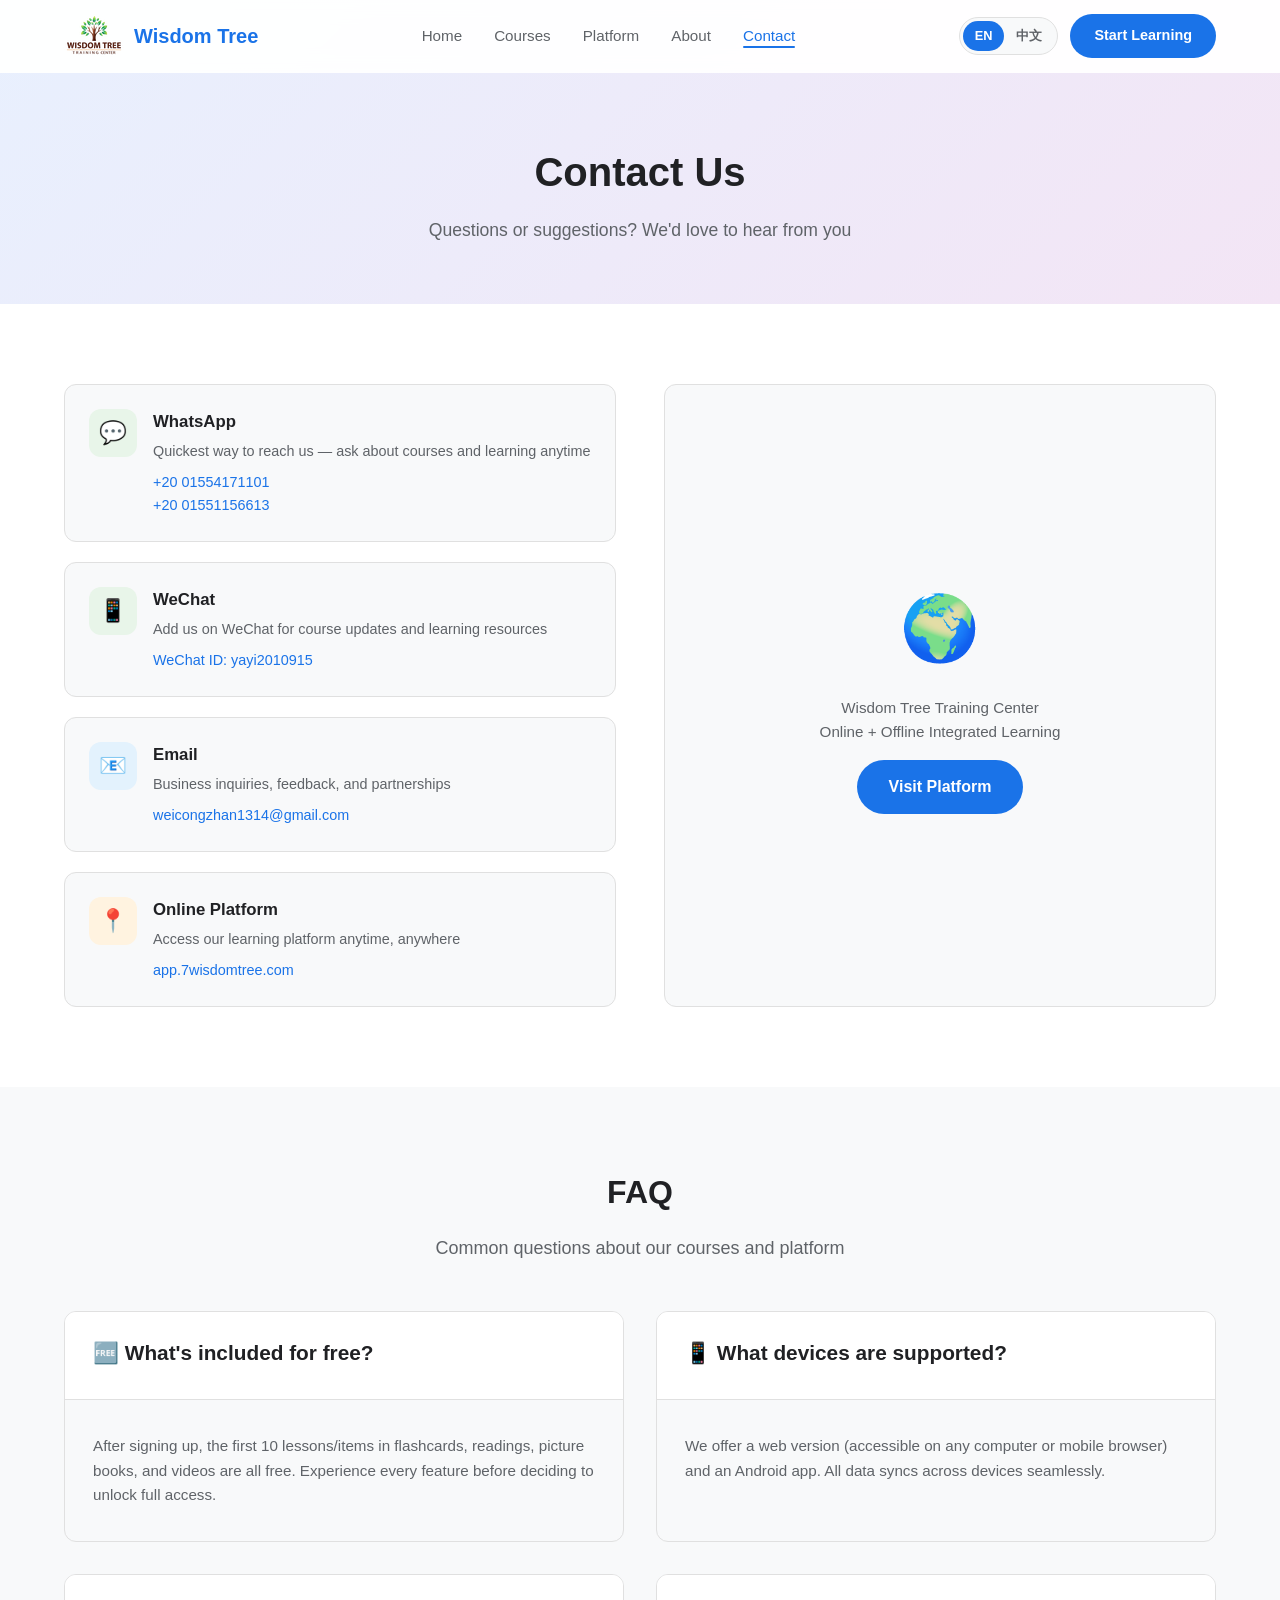
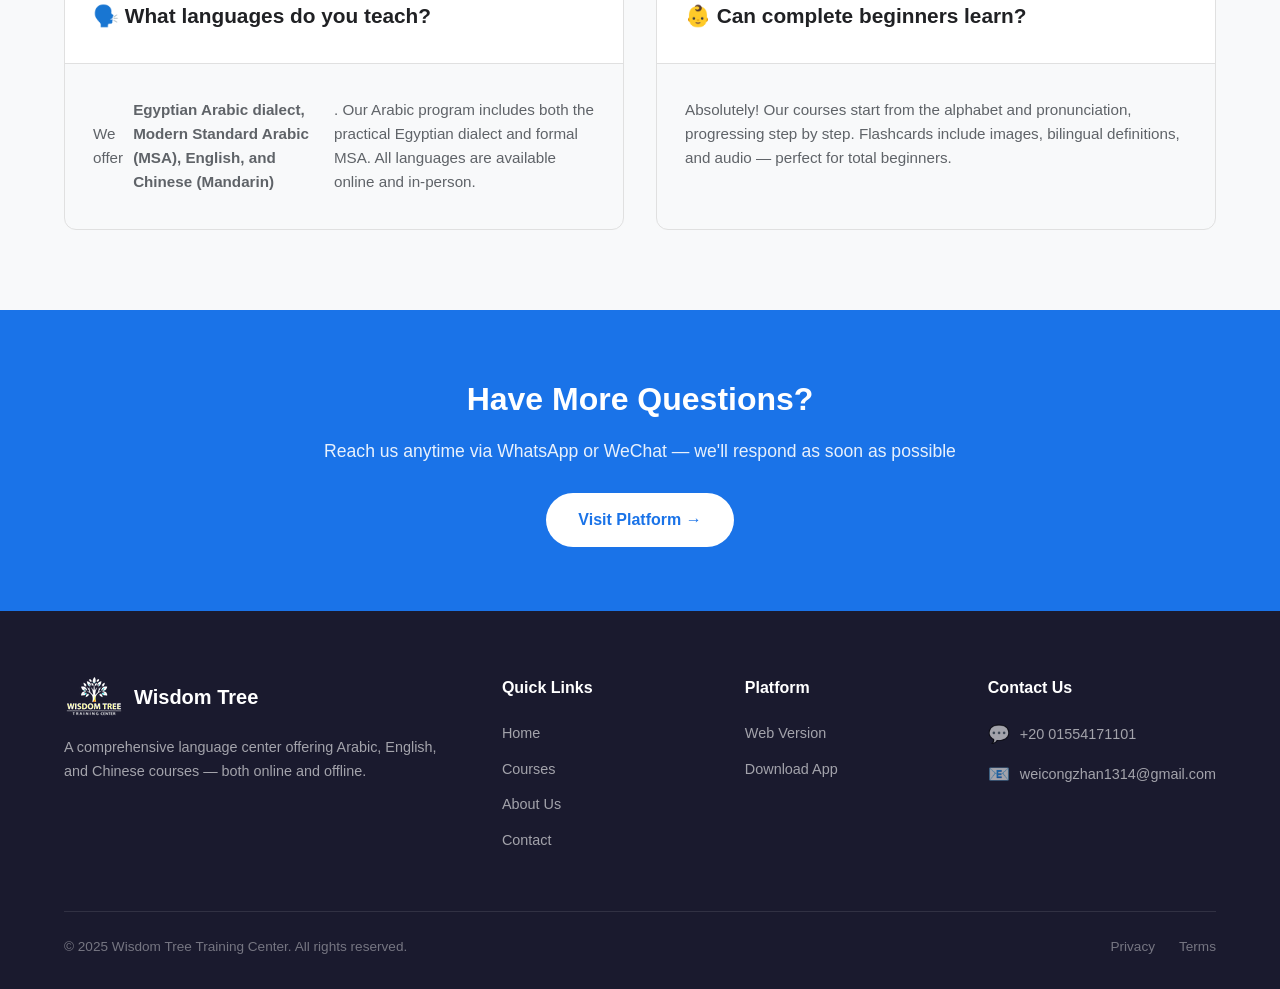
<file: contact.html>
<!DOCTYPE html>
<html lang="en">
<head>
  <meta charset="UTF-8">
  <meta name="viewport" content="width=device-width, initial-scale=1.0">
  <title>Contact Us - Wisdom Tree Training Center</title>
  <meta name="description" content="Contact Wisdom Tree Training Center for Egyptian Arabic courses. Reach us via WhatsApp, WeChat, or email.">
  <link rel="stylesheet" href="css/style.css">
</head>
<body>

  <header class="header">
    <nav class="nav container">
      <a href="index.html" class="nav-logo">
        <img src="images/logo-nav.png" alt="Wisdom Tree" class="logo-img">
        <span>Wisdom Tree</span>
      </a>
      <ul class="nav-links">
        <li><a href="index.html">Home</a></li>
        <li><a href="courses.html">Courses</a></li>
        <li><a href="platform.html">Platform</a></li>
        <li><a href="about.html">About</a></li>
        <li><a href="contact.html" class="active">Contact</a></li>
      </ul>
      <div class="nav-right">
        <div class="lang-switch">
          <a href="contact.html" class="active">EN</a>
          <a href="zh/contact.html">中文</a>
        </div>
        <a href="https://app.7wisdomtree.com" class="btn btn-primary nav-cta">Start Learning</a>
      </div>
      <div class="nav-toggle"><span></span><span></span><span></span></div>
    </nav>
    <div class="mobile-menu">
      <a href="index.html">Home</a>
      <a href="courses.html">Courses</a>
      <a href="platform.html">Platform</a>
      <a href="about.html">About</a>
      <a href="contact.html" class="active">Contact</a>
      <a href="zh/contact.html">中文版</a>
      <a href="https://app.7wisdomtree.com">Start Learning →</a>
    </div>
  </header>

  <section class="page-hero">
    <div class="container">
      <h1>Contact Us</h1>
      <p>Questions or suggestions? We'd love to hear from you</p>
    </div>
  </section>

  <section class="section">
    <div class="container">
      <div class="contact-grid">
        <div class="contact-methods">

          <div class="contact-method">
            <div class="method-icon whatsapp">💬</div>
            <div>
              <h3>WhatsApp</h3>
              <p>Quickest way to reach us — ask about courses and learning anytime</p>
              <p style="margin-top: 8px; font-weight: 500; color: var(--primary);"><a href="https://wa.me/2001554171101">+20 01554171101</a><br><a href="https://wa.me/2001551156613">+20 01551156613</a></p>
            </div>
          </div>

          <div class="contact-method">
            <div class="method-icon wechat">📱</div>
            <div>
              <h3>WeChat</h3>
              <p>Add us on WeChat for course updates and learning resources</p>
              <p style="margin-top: 8px; font-weight: 500; color: var(--primary);">WeChat ID: yayi2010915</p>
            </div>
          </div>

          <div class="contact-method">
            <div class="method-icon email">📧</div>
            <div>
              <h3>Email</h3>
              <p>Business inquiries, feedback, and partnerships</p>
              <p style="margin-top: 8px;"><a href="mailto:weicongzhan1314@gmail.com">weicongzhan1314@gmail.com</a></p>
            </div>
          </div>

          <div class="contact-method">
            <div class="method-icon location">📍</div>
            <div>
              <h3>Online Platform</h3>
              <p>Access our learning platform anytime, anywhere</p>
              <p style="margin-top: 8px;"><a href="https://app.7wisdomtree.com" target="_blank">app.7wisdomtree.com</a></p>
            </div>
          </div>

        </div>

        <div class="contact-map">
          <div class="map-icon">🌍</div>
          <p>Wisdom Tree Training Center<br>Online + Offline Integrated Learning</p>
          <a href="https://app.7wisdomtree.com" class="btn btn-primary" target="_blank">Visit Platform</a>
        </div>
      </div>
    </div>
  </section>

  <section class="section" style="background: var(--bg-alt);">
    <div class="container">
      <h2 class="section-title">FAQ</h2>
      <p class="section-subtitle">Common questions about our courses and platform</p>
      <div class="course-categories">

        <div class="course-category">
          <div class="course-category-header">
            <h3>🆓 What's included for free?</h3>
            <p></p>
          </div>
          <div class="course-category-body">
            <ul>
              <li>After signing up, the first 10 lessons/items in flashcards, readings, picture books, and videos are all free. Experience every feature before deciding to unlock full access.</li>
            </ul>
          </div>
        </div>

        <div class="course-category">
          <div class="course-category-header">
            <h3>📱 What devices are supported?</h3>
            <p></p>
          </div>
          <div class="course-category-body">
            <ul>
              <li>We offer a web version (accessible on any computer or mobile browser) and an Android app. All data syncs across devices seamlessly.</li>
            </ul>
          </div>
        </div>

        <div class="course-category">
          <div class="course-category-header">
            <h3>🗣️ What languages do you teach?</h3>
            <p></p>
          </div>
          <div class="course-category-body">
            <ul>
              <li>We offer <strong>Egyptian Arabic dialect, Modern Standard Arabic (MSA), English, and Chinese (Mandarin)</strong>. Our Arabic program includes both the practical Egyptian dialect and formal MSA. All languages are available online and in-person.</li>
            </ul>
          </div>
        </div>

        <div class="course-category">
          <div class="course-category-header">
            <h3>👶 Can complete beginners learn?</h3>
            <p></p>
          </div>
          <div class="course-category-body">
            <ul>
              <li>Absolutely! Our courses start from the alphabet and pronunciation, progressing step by step. Flashcards include images, bilingual definitions, and audio — perfect for total beginners.</li>
            </ul>
          </div>
        </div>

      </div>
    </div>
  </section>

  <section class="cta-section">
    <div class="container">
      <h2>Have More Questions?</h2>
      <p>Reach us anytime via WhatsApp or WeChat — we'll respond as soon as possible</p>
      <a href="https://app.7wisdomtree.com" class="btn btn-white">Visit Platform →</a>
    </div>
  </section>

  <footer class="footer">
    <div class="container">
      <div class="footer-grid">
        <div class="footer-brand">
          <a href="index.html" class="nav-logo" style="color: #fff;">
            <img src="images/logo-nav.png" alt="Wisdom Tree" class="logo-img" style="filter: brightness(10);">
            <span>Wisdom Tree</span>
          </a>
          <p>A comprehensive language center offering Arabic, English, and Chinese courses — both online and offline.</p>
        </div>
        <div>
          <h4>Quick Links</h4>
          <ul class="footer-links">
            <li><a href="index.html">Home</a></li>
            <li><a href="courses.html">Courses</a></li>
            <li><a href="about.html">About Us</a></li>
            <li><a href="contact.html">Contact</a></li>
          </ul>
        </div>
        <div>
          <h4>Platform</h4>
          <ul class="footer-links">
            <li><a href="https://app.7wisdomtree.com">Web Version</a></li>
            <li><a href="https://app.7wisdomtree.com/download">Download App</a></li>
          </ul>
        </div>
        <div>
          <h4>Contact Us</h4>
          <div class="footer-contact-item"><span class="icon">💬</span><span>+20 01554171101</span></div>
          <div class="footer-contact-item"><span class="icon">📧</span><span>weicongzhan1314@gmail.com</span></div>
        </div>
      </div>
      <div class="footer-bottom">
        <span>&copy; 2025 Wisdom Tree Training Center. All rights reserved.</span>
        <div class="footer-bottom-links">
          <a href="https://app.7wisdomtree.com/privacy.html">Privacy</a>
          <a href="https://app.7wisdomtree.com/terms.html">Terms</a>
        </div>
      </div>
    </div>
  </footer>

  <script src="js/main.js"></script>
</body>
</html>
</file>
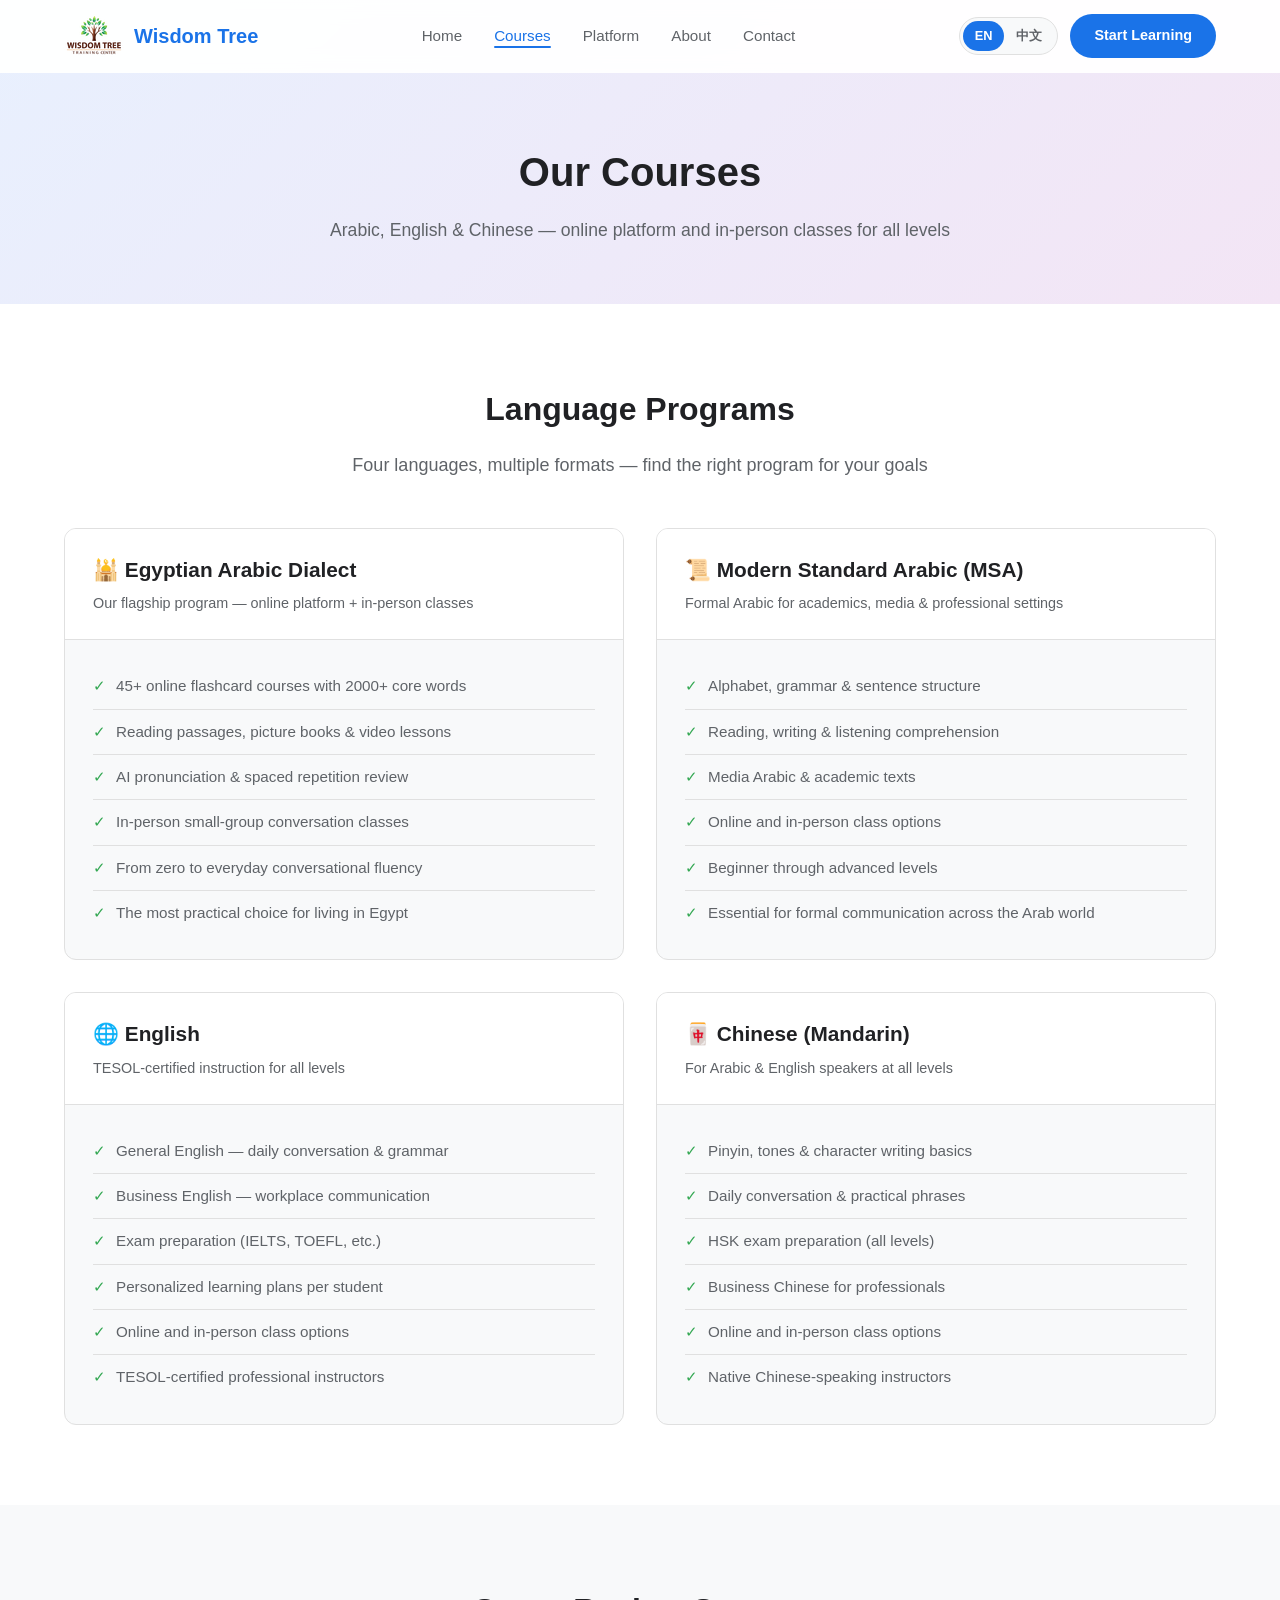
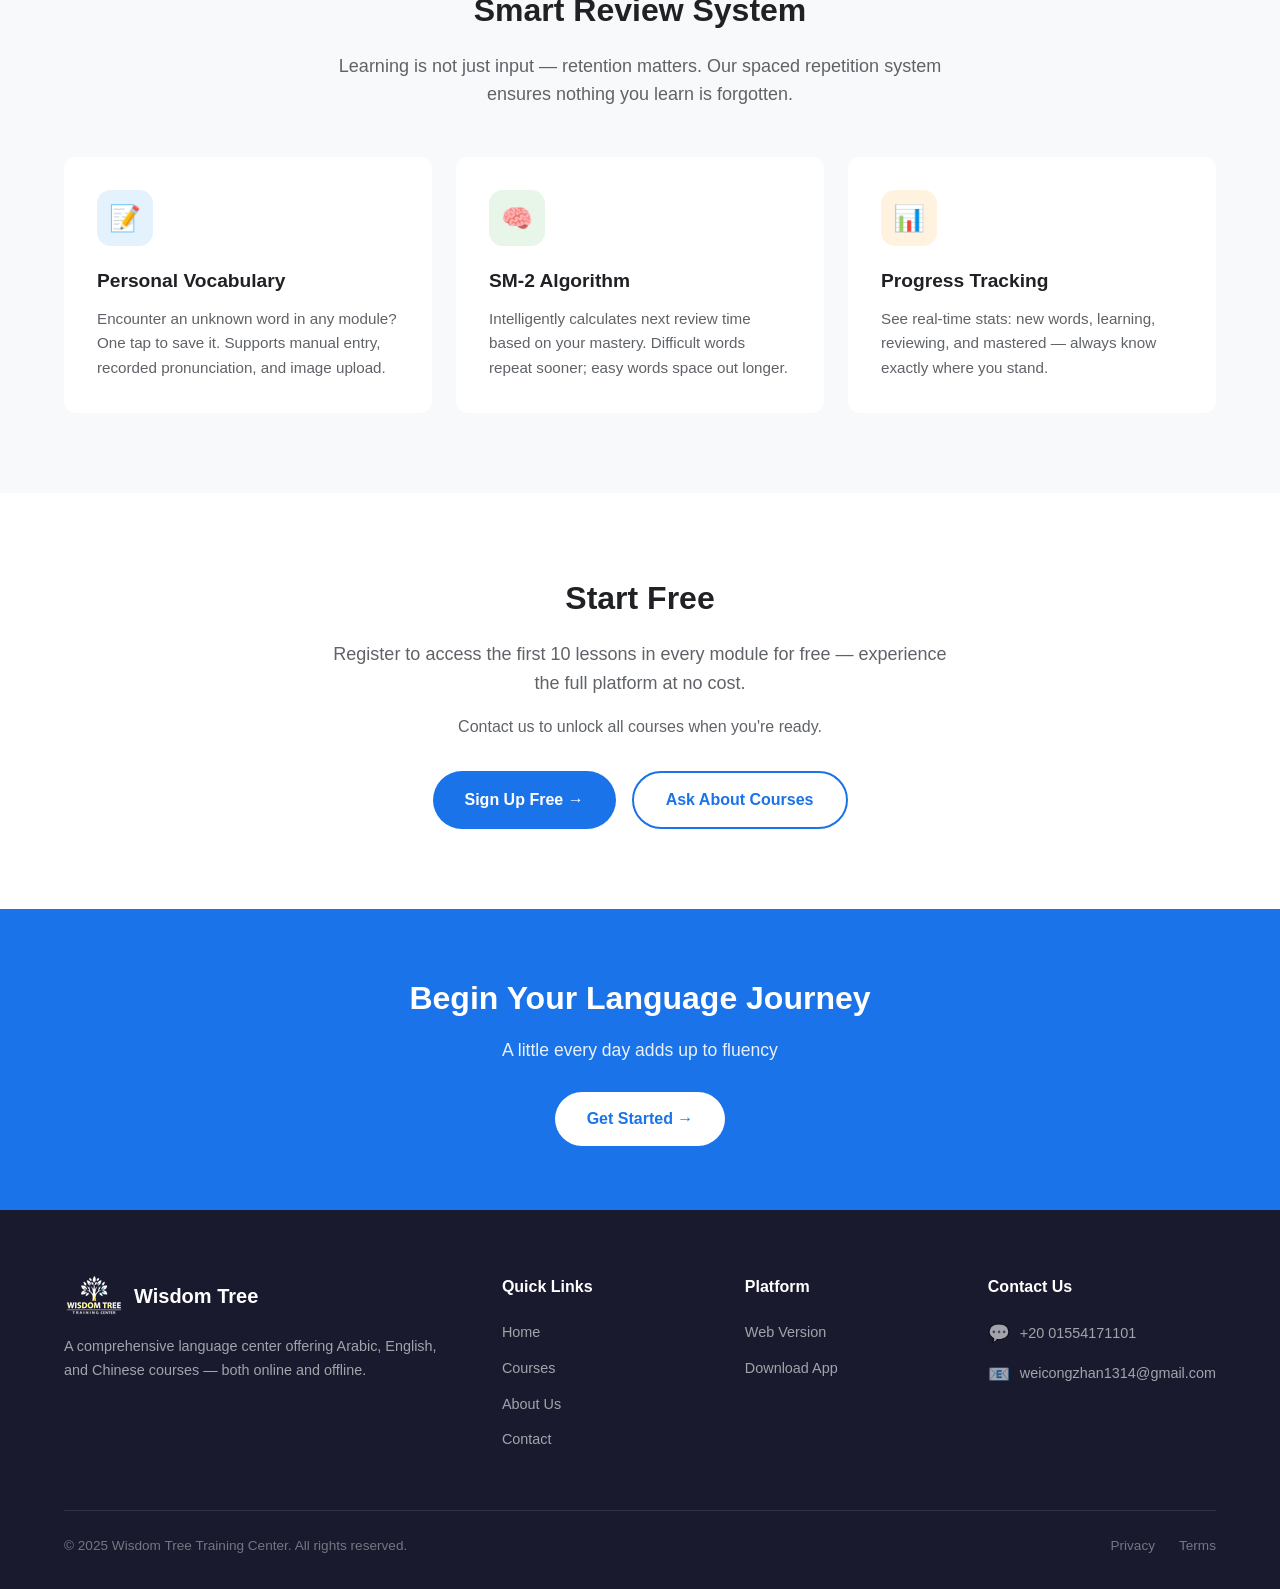
<file: courses.html>
<!DOCTYPE html>
<html lang="en">
<head>
  <meta charset="UTF-8">
  <meta name="viewport" content="width=device-width, initial-scale=1.0">
  <title>Courses - Wisdom Tree Training Center | Arabic, English & Chinese</title>
  <meta name="description" content="Arabic (Egyptian dialect & MSA), English, and Chinese courses — online platform and in-person classes for all levels.">
  <link rel="stylesheet" href="css/style.css">
</head>
<body>

  <header class="header">
    <nav class="nav container">
      <a href="index.html" class="nav-logo">
        <img src="images/logo-nav.png" alt="Wisdom Tree" class="logo-img">
        <span>Wisdom Tree</span>
      </a>
      <ul class="nav-links">
        <li><a href="index.html">Home</a></li>
        <li><a href="courses.html" class="active">Courses</a></li>
        <li><a href="platform.html">Platform</a></li>
        <li><a href="about.html">About</a></li>
        <li><a href="contact.html">Contact</a></li>
      </ul>
      <div class="nav-right">
        <div class="lang-switch">
          <a href="courses.html" class="active">EN</a>
          <a href="zh/courses.html">中文</a>
        </div>
        <a href="https://app.7wisdomtree.com" class="btn btn-primary nav-cta">Start Learning</a>
      </div>
      <div class="nav-toggle"><span></span><span></span><span></span></div>
    </nav>
    <div class="mobile-menu">
      <a href="index.html">Home</a>
      <a href="courses.html" class="active">Courses</a>
      <a href="platform.html">Platform</a>
      <a href="about.html">About</a>
      <a href="contact.html">Contact</a>
      <a href="zh/courses.html">中文版</a>
      <a href="https://app.7wisdomtree.com">Start Learning →</a>
    </div>
  </header>

  <section class="page-hero">
    <div class="container">
      <h1>Our Courses</h1>
      <p>Arabic, English & Chinese — online platform and in-person classes for all levels</p>
    </div>
  </section>

  <section class="section">
    <div class="container">
      <h2 class="section-title">Language Programs</h2>
      <p class="section-subtitle">Four languages, multiple formats — find the right program for your goals</p>
      <div class="course-categories">

        <div class="course-category">
          <div class="course-category-header">
            <h3>🕌 Egyptian Arabic Dialect</h3>
            <p>Our flagship program — online platform + in-person classes</p>
          </div>
          <div class="course-category-body">
            <ul>
              <li><span class="icon">✓</span> 45+ online flashcard courses with 2000+ core words</li>
              <li><span class="icon">✓</span> Reading passages, picture books & video lessons</li>
              <li><span class="icon">✓</span> AI pronunciation & spaced repetition review</li>
              <li><span class="icon">✓</span> In-person small-group conversation classes</li>
              <li><span class="icon">✓</span> From zero to everyday conversational fluency</li>
              <li><span class="icon">✓</span> The most practical choice for living in Egypt</li>
            </ul>
          </div>
        </div>

        <div class="course-category">
          <div class="course-category-header">
            <h3>📜 Modern Standard Arabic (MSA)</h3>
            <p>Formal Arabic for academics, media & professional settings</p>
          </div>
          <div class="course-category-body">
            <ul>
              <li><span class="icon">✓</span> Alphabet, grammar & sentence structure</li>
              <li><span class="icon">✓</span> Reading, writing & listening comprehension</li>
              <li><span class="icon">✓</span> Media Arabic & academic texts</li>
              <li><span class="icon">✓</span> Online and in-person class options</li>
              <li><span class="icon">✓</span> Beginner through advanced levels</li>
              <li><span class="icon">✓</span> Essential for formal communication across the Arab world</li>
            </ul>
          </div>
        </div>

        <div class="course-category">
          <div class="course-category-header">
            <h3>🌐 English</h3>
            <p>TESOL-certified instruction for all levels</p>
          </div>
          <div class="course-category-body">
            <ul>
              <li><span class="icon">✓</span> General English — daily conversation & grammar</li>
              <li><span class="icon">✓</span> Business English — workplace communication</li>
              <li><span class="icon">✓</span> Exam preparation (IELTS, TOEFL, etc.)</li>
              <li><span class="icon">✓</span> Personalized learning plans per student</li>
              <li><span class="icon">✓</span> Online and in-person class options</li>
              <li><span class="icon">✓</span> TESOL-certified professional instructors</li>
            </ul>
          </div>
        </div>

        <div class="course-category">
          <div class="course-category-header">
            <h3>🀄 Chinese (Mandarin)</h3>
            <p>For Arabic & English speakers at all levels</p>
          </div>
          <div class="course-category-body">
            <ul>
              <li><span class="icon">✓</span> Pinyin, tones & character writing basics</li>
              <li><span class="icon">✓</span> Daily conversation & practical phrases</li>
              <li><span class="icon">✓</span> HSK exam preparation (all levels)</li>
              <li><span class="icon">✓</span> Business Chinese for professionals</li>
              <li><span class="icon">✓</span> Online and in-person class options</li>
              <li><span class="icon">✓</span> Native Chinese-speaking instructors</li>
            </ul>
          </div>
        </div>

      </div>
    </div>
  </section>

  <section class="section" style="background: var(--bg-alt);">
    <div class="container">
      <h2 class="section-title">Smart Review System</h2>
      <p class="section-subtitle">Learning is not just input — retention matters. Our spaced repetition system ensures nothing you learn is forgotten.</p>
      <div class="features-grid">
        <div class="feature-card" style="background: #fff;">
          <div class="feature-icon blue">📝</div>
          <h3>Personal Vocabulary</h3>
          <p>Encounter an unknown word in any module? One tap to save it. Supports manual entry, recorded pronunciation, and image upload.</p>
        </div>
        <div class="feature-card" style="background: #fff;">
          <div class="feature-icon green">🧠</div>
          <h3>SM-2 Algorithm</h3>
          <p>Intelligently calculates next review time based on your mastery. Difficult words repeat sooner; easy words space out longer.</p>
        </div>
        <div class="feature-card" style="background: #fff;">
          <div class="feature-icon orange">📊</div>
          <h3>Progress Tracking</h3>
          <p>See real-time stats: new words, learning, reviewing, and mastered — always know exactly where you stand.</p>
        </div>
      </div>
    </div>
  </section>

  <section class="section">
    <div class="container" style="text-align: center; max-width: 700px;">
      <h2 class="section-title">Start Free</h2>
      <p class="section-subtitle" style="margin-bottom: 16px;">Register to access the first 10 lessons in every module for free — experience the full platform at no cost.</p>
      <p style="color: var(--text-secondary); margin-bottom: 32px;">Contact us to unlock all courses when you're ready.</p>
      <div style="display: flex; gap: 16px; justify-content: center; flex-wrap: wrap;">
        <a href="https://app.7wisdomtree.com" class="btn btn-primary">Sign Up Free →</a>
        <a href="contact.html" class="btn btn-outline">Ask About Courses</a>
      </div>
    </div>
  </section>

  <section class="cta-section">
    <div class="container">
      <h2>Begin Your Language Journey</h2>
      <p>A little every day adds up to fluency</p>
      <a href="https://app.7wisdomtree.com" class="btn btn-white">Get Started →</a>
    </div>
  </section>

  <footer class="footer">
    <div class="container">
      <div class="footer-grid">
        <div class="footer-brand">
          <a href="index.html" class="nav-logo" style="color: #fff;">
            <img src="images/logo-nav.png" alt="Wisdom Tree" class="logo-img" style="filter: brightness(10);">
            <span>Wisdom Tree</span>
          </a>
          <p>A comprehensive language center offering Arabic, English, and Chinese courses — both online and offline.</p>
        </div>
        <div>
          <h4>Quick Links</h4>
          <ul class="footer-links">
            <li><a href="index.html">Home</a></li>
            <li><a href="courses.html">Courses</a></li>
            <li><a href="about.html">About Us</a></li>
            <li><a href="contact.html">Contact</a></li>
          </ul>
        </div>
        <div>
          <h4>Platform</h4>
          <ul class="footer-links">
            <li><a href="https://app.7wisdomtree.com">Web Version</a></li>
            <li><a href="https://app.7wisdomtree.com/download">Download App</a></li>
          </ul>
        </div>
        <div>
          <h4>Contact Us</h4>
          <div class="footer-contact-item"><span class="icon">💬</span><span>+20 01554171101</span></div>
          <div class="footer-contact-item"><span class="icon">📧</span><span>weicongzhan1314@gmail.com</span></div>
        </div>
      </div>
      <div class="footer-bottom">
        <span>&copy; 2025 Wisdom Tree Training Center. All rights reserved.</span>
        <div class="footer-bottom-links">
          <a href="https://app.7wisdomtree.com/privacy.html">Privacy</a>
          <a href="https://app.7wisdomtree.com/terms.html">Terms</a>
        </div>
      </div>
    </div>
  </footer>

  <script src="js/main.js"></script>
</body>
</html>
</file>
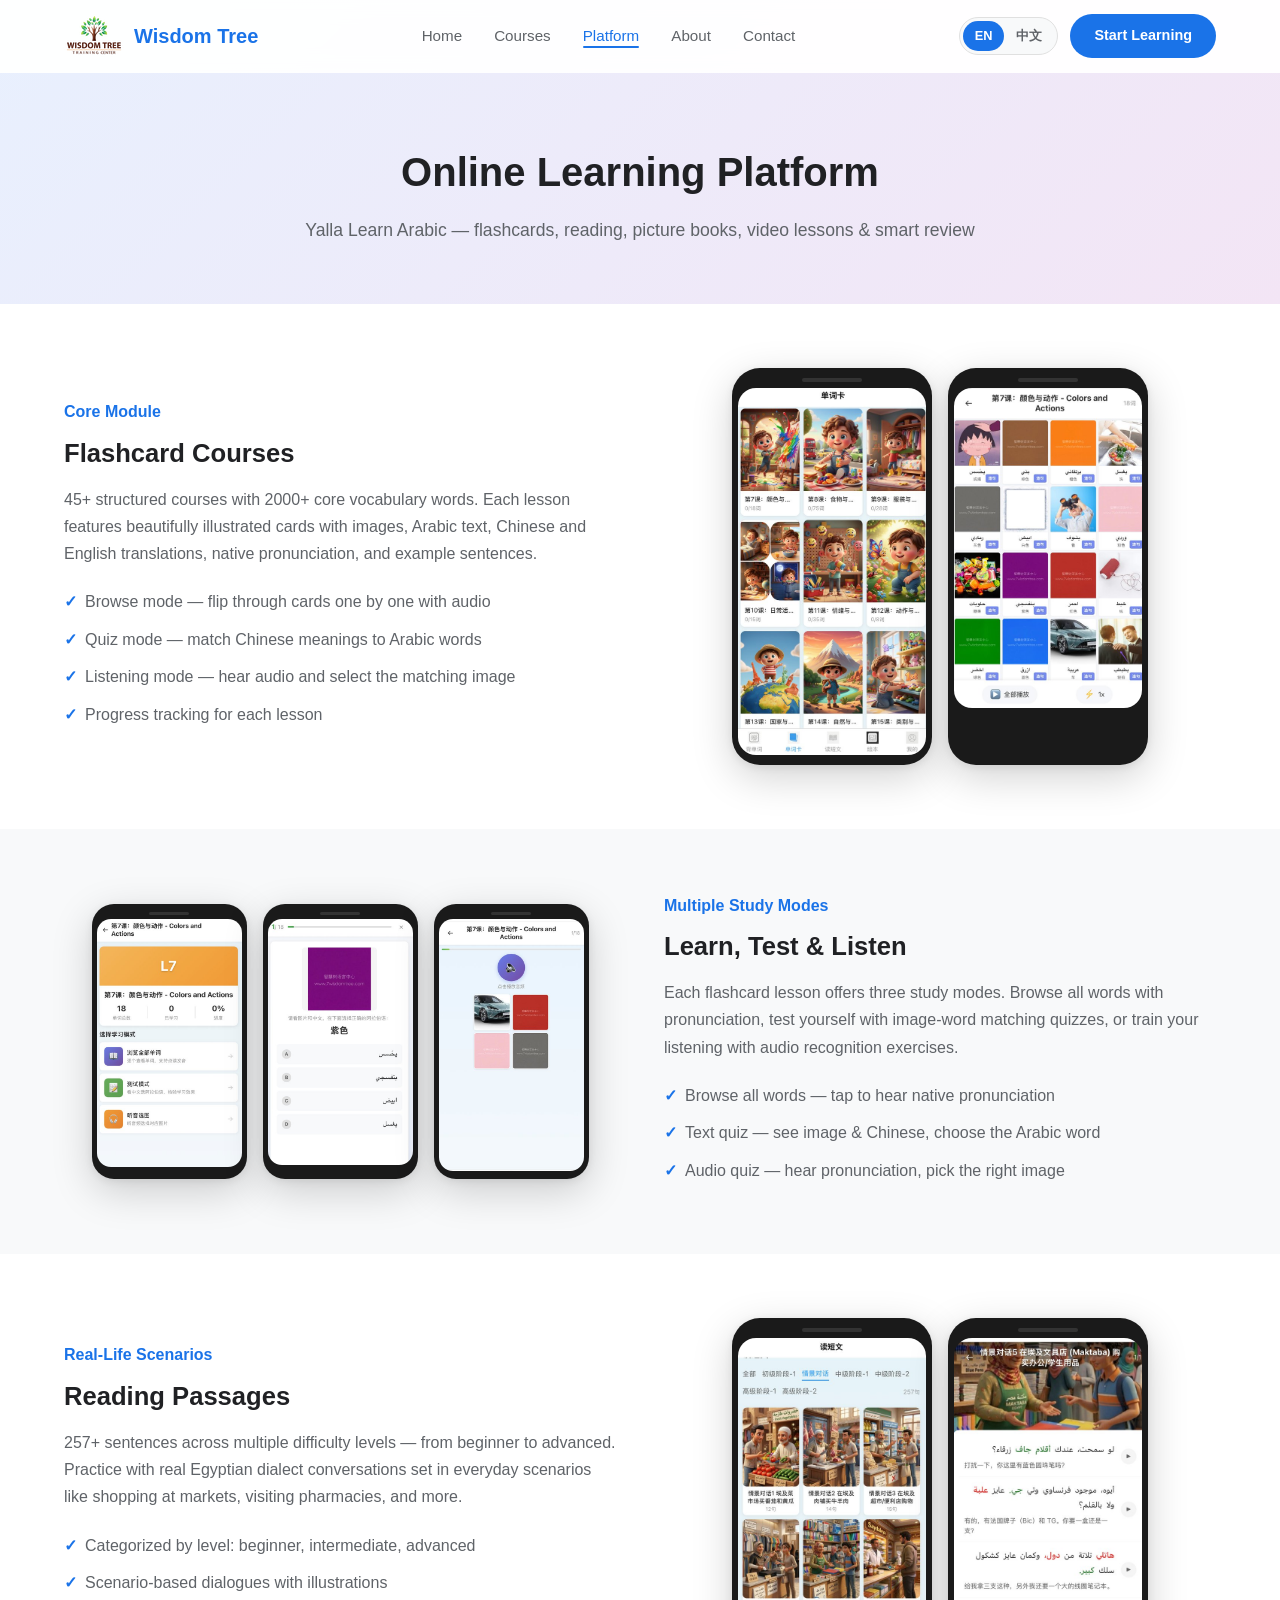
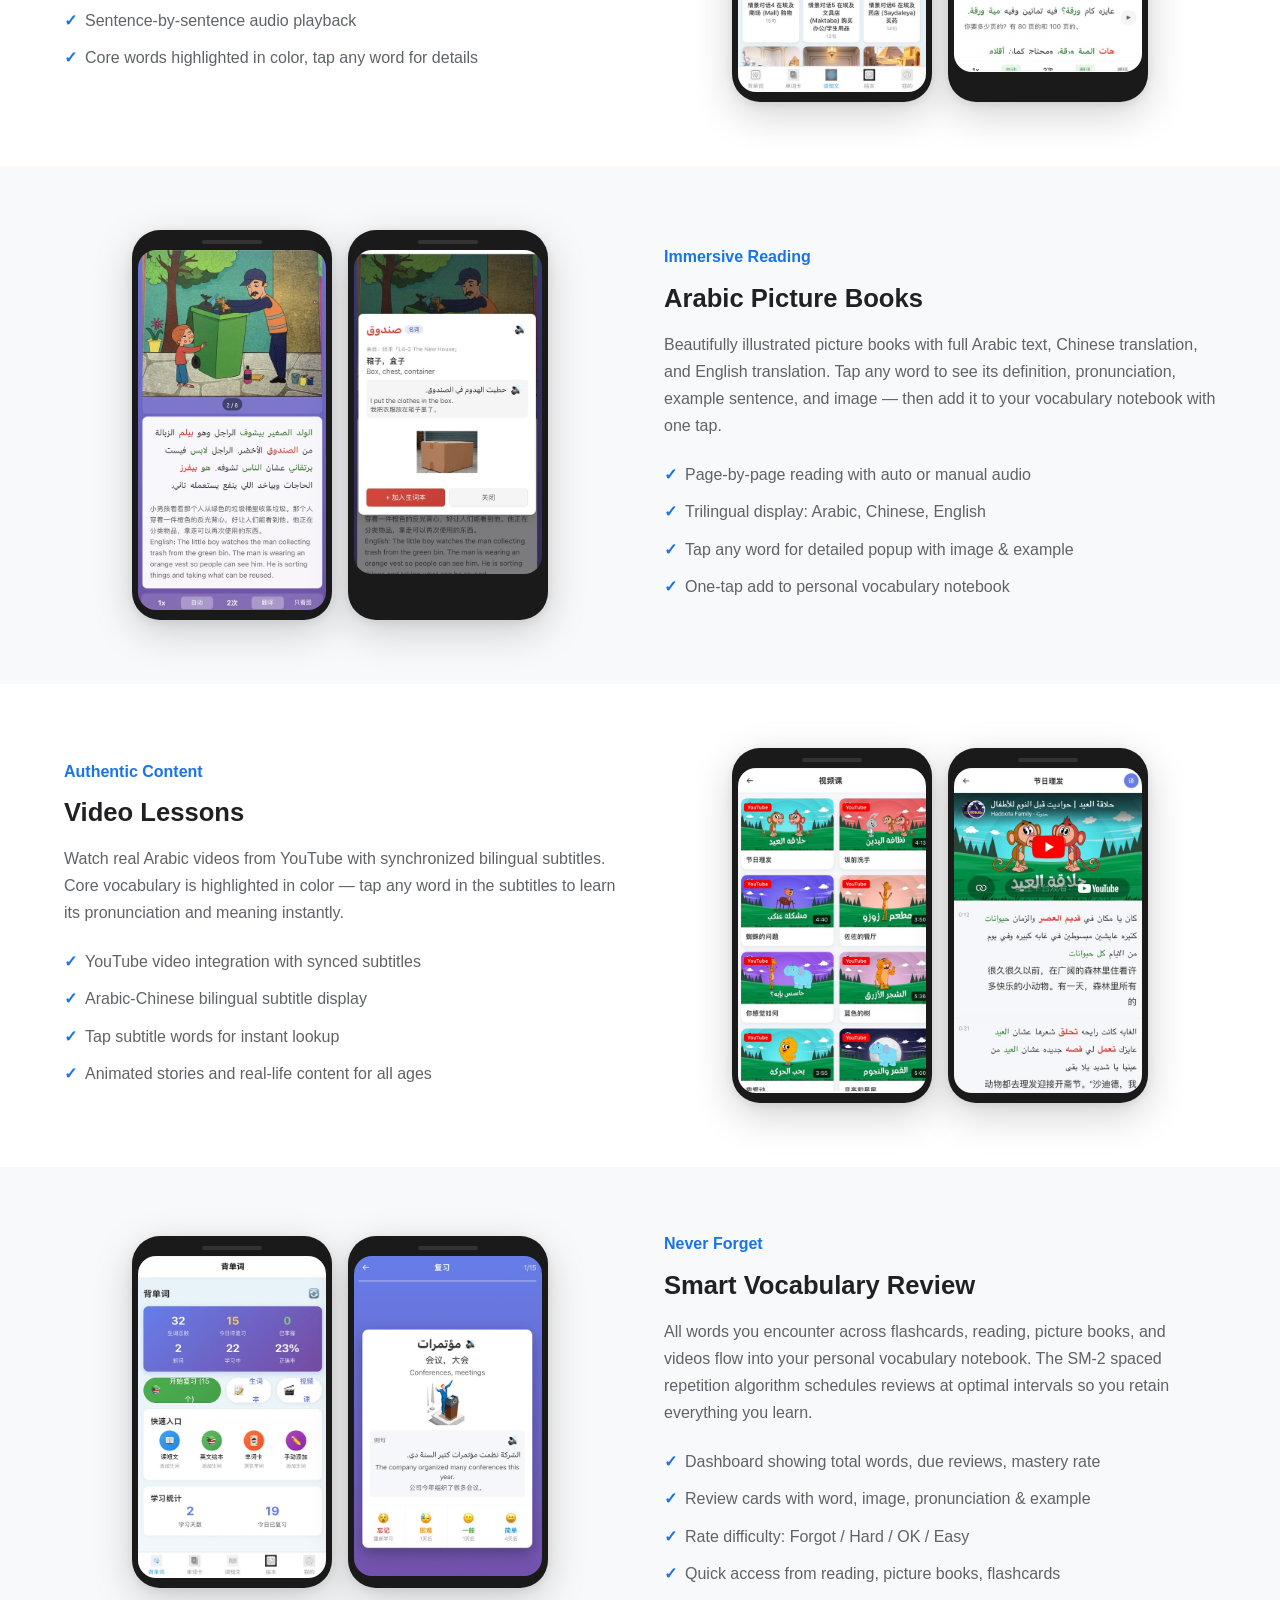
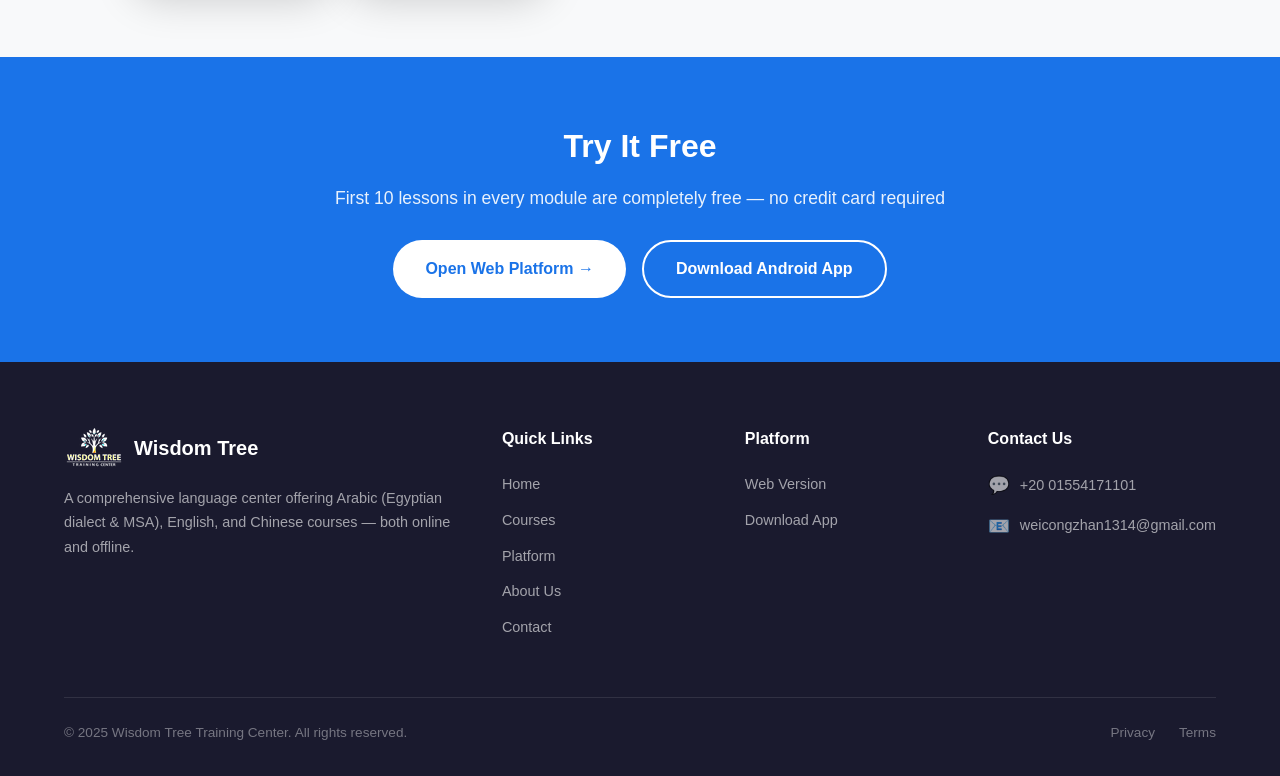
<file: platform.html>
<!DOCTYPE html>
<html lang="en">
<head>
  <meta charset="UTF-8">
  <meta name="viewport" content="width=device-width, initial-scale=1.0">
  <title>Learning Platform - Wisdom Tree | Yalla Learn Arabic Online</title>
  <meta name="description" content="Explore the Yalla Learn Arabic online platform — flashcard courses, reading passages, picture books, video lessons, spaced repetition review, and more.">
  <link rel="stylesheet" href="css/style.css">
</head>
<body>

  <header class="header">
    <nav class="nav container">
      <a href="index.html" class="nav-logo">
        <img src="images/logo-nav.png" alt="Wisdom Tree" class="logo-img">
        <span>Wisdom Tree</span>
      </a>
      <ul class="nav-links">
        <li><a href="index.html">Home</a></li>
        <li><a href="courses.html">Courses</a></li>
        <li><a href="platform.html" class="active">Platform</a></li>
        <li><a href="about.html">About</a></li>
        <li><a href="contact.html">Contact</a></li>
      </ul>
      <div class="nav-right">
        <div class="lang-switch">
          <a href="platform.html" class="active">EN</a>
          <a href="zh/platform.html">中文</a>
        </div>
        <a href="https://app.7wisdomtree.com" class="btn btn-primary nav-cta">Start Learning</a>
      </div>
      <div class="nav-toggle"><span></span><span></span><span></span></div>
    </nav>
    <div class="mobile-menu">
      <a href="index.html">Home</a>
      <a href="courses.html">Courses</a>
      <a href="platform.html" class="active">Platform</a>
      <a href="about.html">About</a>
      <a href="contact.html">Contact</a>
      <a href="zh/platform.html">中文版</a>
      <a href="https://app.7wisdomtree.com">Start Learning →</a>
    </div>
  </header>

  <section class="page-hero">
    <div class="container">
      <h1>Online Learning Platform</h1>
      <p>Yalla Learn Arabic — flashcards, reading, picture books, video lessons & smart review</p>
    </div>
  </section>

  <section class="platform-section">
    <div class="container">
      <div class="platform-feature">
        <div class="platform-feature-text">
          <div class="feature-subtitle">Core Module</div>
          <h3>Flashcard Courses</h3>
          <p>45+ structured courses with 2000+ core vocabulary words. Each lesson features beautifully illustrated cards with images, Arabic text, Chinese and English translations, native pronunciation, and example sentences.</p>
          <ul>
            <li><span class="check">✓</span> Browse mode — flip through cards one by one with audio</li>
            <li><span class="check">✓</span> Quiz mode — match Chinese meanings to Arabic words</li>
            <li><span class="check">✓</span> Listening mode — hear audio and select the matching image</li>
            <li><span class="check">✓</span> Progress tracking for each lesson</li>
          </ul>
        </div>
        <div class="platform-screenshots">
          <div class="phone-frame"><img src="images/platform/flashcard-courses.jpg" alt="Flashcard course list"></div>
          <div class="phone-frame"><img src="images/platform/flashcard-detail.jpg" alt="Flashcard word grid"></div>
        </div>
      </div>
    </div>
  </section>

  <section class="platform-section alt">
    <div class="container">
      <div class="platform-feature reverse">
        <div class="platform-feature-text">
          <div class="feature-subtitle">Multiple Study Modes</div>
          <h3>Learn, Test & Listen</h3>
          <p>Each flashcard lesson offers three study modes. Browse all words with pronunciation, test yourself with image-word matching quizzes, or train your listening with audio recognition exercises.</p>
          <ul>
            <li><span class="check">✓</span> Browse all words — tap to hear native pronunciation</li>
            <li><span class="check">✓</span> Text quiz — see image & Chinese, choose the Arabic word</li>
            <li><span class="check">✓</span> Audio quiz — hear pronunciation, pick the right image</li>
          </ul>
        </div>
        <div class="platform-screenshots triple">
          <div class="phone-frame"><img src="images/platform/flashcard-modes.jpg" alt="Learning mode selection"></div>
          <div class="phone-frame"><img src="images/platform/quiz-text.jpg" alt="Text quiz mode"></div>
          <div class="phone-frame"><img src="images/platform/quiz-audio.jpg" alt="Audio quiz mode"></div>
        </div>
      </div>
    </div>
  </section>

  <section class="platform-section">
    <div class="container">
      <div class="platform-feature">
        <div class="platform-feature-text">
          <div class="feature-subtitle">Real-Life Scenarios</div>
          <h3>Reading Passages</h3>
          <p>257+ sentences across multiple difficulty levels — from beginner to advanced. Practice with real Egyptian dialect conversations set in everyday scenarios like shopping at markets, visiting pharmacies, and more.</p>
          <ul>
            <li><span class="check">✓</span> Categorized by level: beginner, intermediate, advanced</li>
            <li><span class="check">✓</span> Scenario-based dialogues with illustrations</li>
            <li><span class="check">✓</span> Sentence-by-sentence audio playback</li>
            <li><span class="check">✓</span> Core words highlighted in color, tap any word for details</li>
          </ul>
        </div>
        <div class="platform-screenshots">
          <div class="phone-frame"><img src="images/platform/reading-list.jpg" alt="Reading passage list"></div>
          <div class="phone-frame"><img src="images/platform/reading-detail.jpg" alt="Reading passage detail"></div>
        </div>
      </div>
    </div>
  </section>

  <section class="platform-section alt">
    <div class="container">
      <div class="platform-feature reverse">
        <div class="platform-feature-text">
          <div class="feature-subtitle">Immersive Reading</div>
          <h3>Arabic Picture Books</h3>
          <p>Beautifully illustrated picture books with full Arabic text, Chinese translation, and English translation. Tap any word to see its definition, pronunciation, example sentence, and image — then add it to your vocabulary notebook with one tap.</p>
          <ul>
            <li><span class="check">✓</span> Page-by-page reading with auto or manual audio</li>
            <li><span class="check">✓</span> Trilingual display: Arabic, Chinese, English</li>
            <li><span class="check">✓</span> Tap any word for detailed popup with image & example</li>
            <li><span class="check">✓</span> One-tap add to personal vocabulary notebook</li>
          </ul>
        </div>
        <div class="platform-screenshots">
          <div class="phone-frame"><img src="images/platform/picturebook-detail.jpg" alt="Picture book page"></div>
          <div class="phone-frame"><img src="images/platform/picturebook-word.jpg" alt="Word detail popup"></div>
        </div>
      </div>
    </div>
  </section>

  <section class="platform-section">
    <div class="container">
      <div class="platform-feature">
        <div class="platform-feature-text">
          <div class="feature-subtitle">Authentic Content</div>
          <h3>Video Lessons</h3>
          <p>Watch real Arabic videos from YouTube with synchronized bilingual subtitles. Core vocabulary is highlighted in color — tap any word in the subtitles to learn its pronunciation and meaning instantly.</p>
          <ul>
            <li><span class="check">✓</span> YouTube video integration with synced subtitles</li>
            <li><span class="check">✓</span> Arabic-Chinese bilingual subtitle display</li>
            <li><span class="check">✓</span> Tap subtitle words for instant lookup</li>
            <li><span class="check">✓</span> Animated stories and real-life content for all ages</li>
          </ul>
        </div>
        <div class="platform-screenshots">
          <div class="phone-frame"><img src="images/platform/video-list.jpg" alt="Video lesson list"></div>
          <div class="phone-frame"><img src="images/platform/video-detail.jpg" alt="Video with subtitles"></div>
        </div>
      </div>
    </div>
  </section>

  <section class="platform-section alt">
    <div class="container">
      <div class="platform-feature reverse">
        <div class="platform-feature-text">
          <div class="feature-subtitle">Never Forget</div>
          <h3>Smart Vocabulary Review</h3>
          <p>All words you encounter across flashcards, reading, picture books, and videos flow into your personal vocabulary notebook. The SM-2 spaced repetition algorithm schedules reviews at optimal intervals so you retain everything you learn.</p>
          <ul>
            <li><span class="check">✓</span> Dashboard showing total words, due reviews, mastery rate</li>
            <li><span class="check">✓</span> Review cards with word, image, pronunciation & example</li>
            <li><span class="check">✓</span> Rate difficulty: Forgot / Hard / OK / Easy</li>
            <li><span class="check">✓</span> Quick access from reading, picture books, flashcards</li>
          </ul>
        </div>
        <div class="platform-screenshots">
          <div class="phone-frame"><img src="images/platform/vocabulary-dashboard.jpg" alt="Vocabulary dashboard"></div>
          <div class="phone-frame"><img src="images/platform/spaced-review.jpg" alt="Spaced repetition review"></div>
        </div>
      </div>
    </div>
  </section>

  <!-- CTA -->
  <section class="cta-section">
    <div class="container">
      <h2>Try It Free</h2>
      <p>First 10 lessons in every module are completely free — no credit card required</p>
      <div style="display: flex; gap: 16px; justify-content: center; flex-wrap: wrap;">
        <a href="https://app.7wisdomtree.com" class="btn btn-white">Open Web Platform →</a>
        <a href="https://app.7wisdomtree.com/download" class="btn btn-outline" style="color:#fff;border-color:#fff;">Download Android App</a>
      </div>
    </div>
  </section>

  <!-- Footer -->
  <footer class="footer">
    <div class="container">
      <div class="footer-grid">
        <div class="footer-brand">
          <a href="index.html" class="nav-logo" style="color: #fff;">
            <img src="images/logo-nav.png" alt="Wisdom Tree" class="logo-img" style="filter: brightness(10);">
            <span>Wisdom Tree</span>
          </a>
          <p>A comprehensive language center offering Arabic (Egyptian dialect & MSA), English, and Chinese courses — both online and offline.</p>
        </div>
        <div>
          <h4>Quick Links</h4>
          <ul class="footer-links">
            <li><a href="index.html">Home</a></li>
            <li><a href="courses.html">Courses</a></li>
            <li><a href="platform.html">Platform</a></li>
            <li><a href="about.html">About Us</a></li>
            <li><a href="contact.html">Contact</a></li>
          </ul>
        </div>
        <div>
          <h4>Platform</h4>
          <ul class="footer-links">
            <li><a href="https://app.7wisdomtree.com">Web Version</a></li>
            <li><a href="https://app.7wisdomtree.com/download">Download App</a></li>
          </ul>
        </div>
        <div>
          <h4>Contact Us</h4>
          <div class="footer-contact-item"><span class="icon">💬</span><span>+20 01554171101</span></div>
          <div class="footer-contact-item"><span class="icon">📧</span><span>weicongzhan1314@gmail.com</span></div>
        </div>
      </div>
      <div class="footer-bottom">
        <span>&copy; 2025 Wisdom Tree Training Center. All rights reserved.</span>
        <div class="footer-bottom-links">
          <a href="https://app.7wisdomtree.com/privacy.html">Privacy</a>
          <a href="https://app.7wisdomtree.com/terms.html">Terms</a>
        </div>
      </div>
    </div>
  </footer>

  <script src="js/main.js"></script>
</body>
</html>
</file>
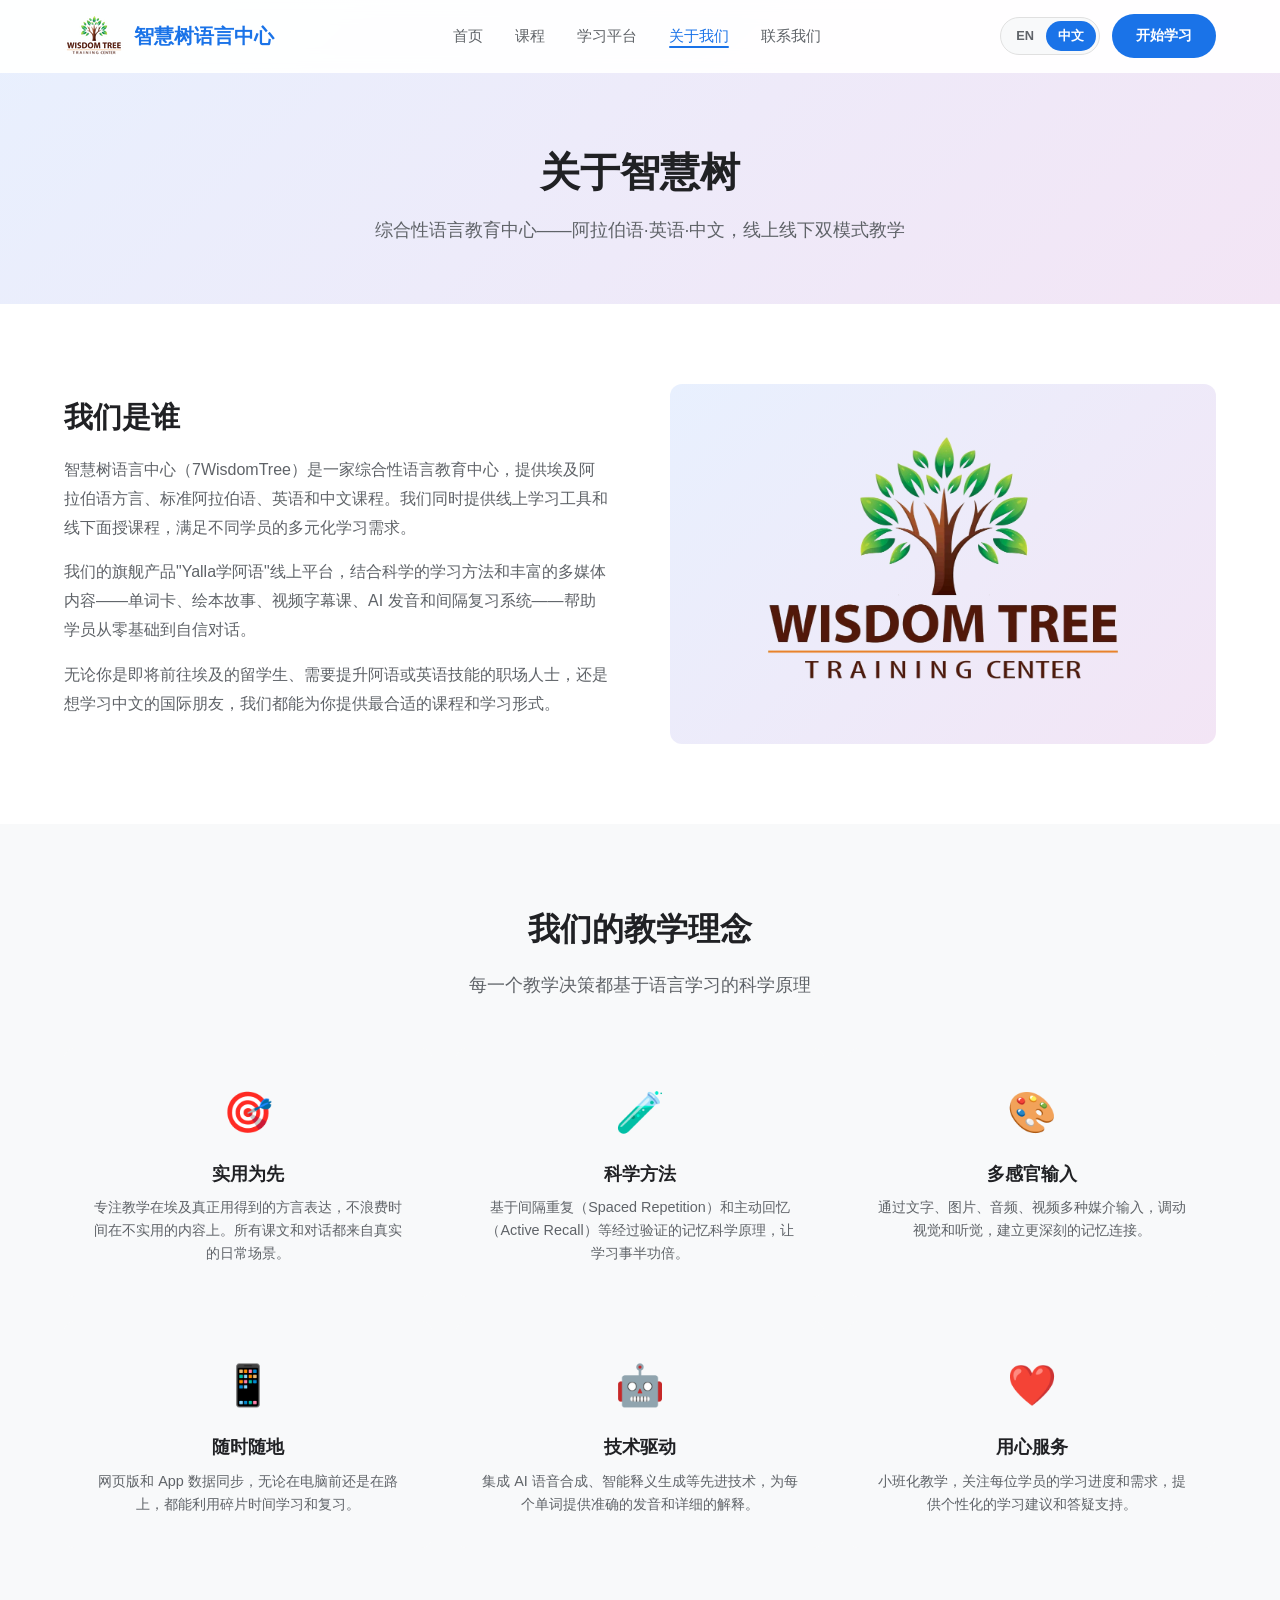
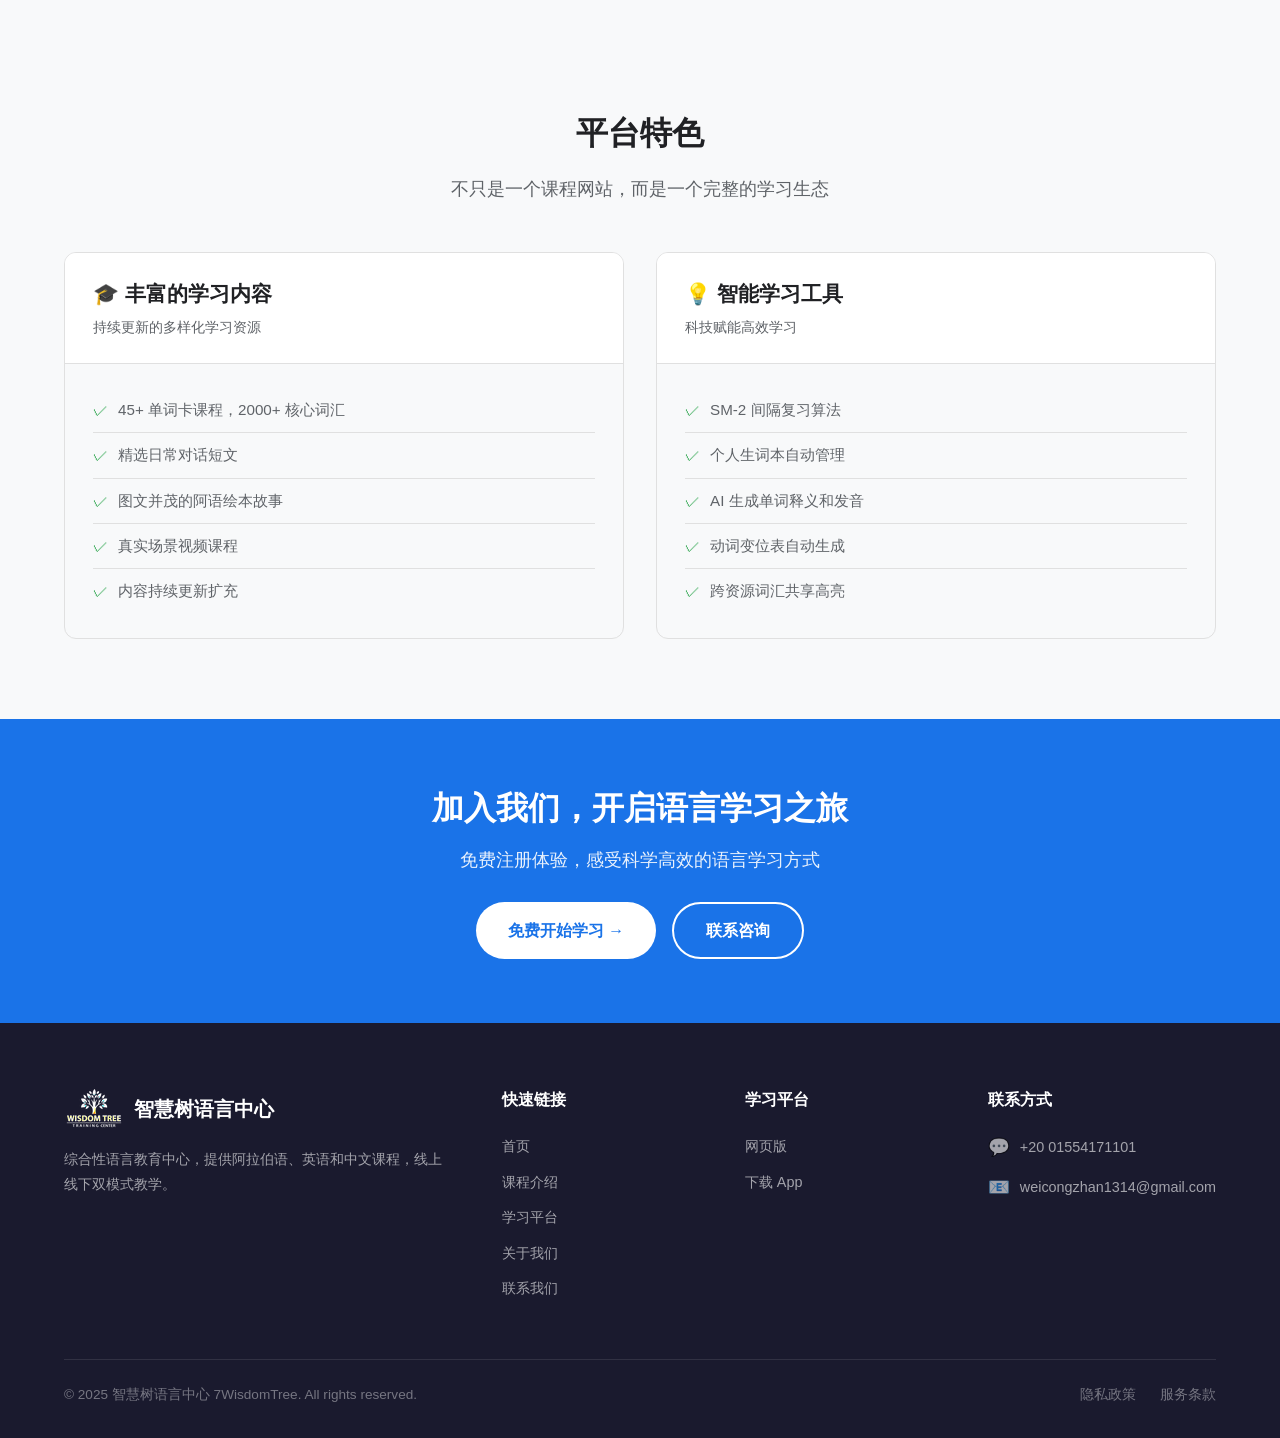
<file: zh/about.html>
<!DOCTYPE html>
<html lang="zh-CN">
<head>
  <meta charset="UTF-8">
  <meta name="viewport" content="width=device-width, initial-scale=1.0">
  <title>关于我们 - 智慧树语言中心 | 阿拉伯语·英语·中文教学</title>
  <meta name="description" content="智慧树语言中心——综合性语言教育中心，提供阿拉伯语、英语和中文课程，线上线下双模式教学。">
  <link rel="stylesheet" href="../css/style.css">
</head>
<body>

  <header class="header">
    <nav class="nav container">
      <a href="index.html" class="nav-logo">
        <img src="../images/logo-nav.png" alt="智慧树" class="logo-img">
        <span>智慧树语言中心</span>
      </a>
      <ul class="nav-links">
        <li><a href="index.html">首页</a></li>
        <li><a href="courses.html">课程</a></li>
        <li><a href="platform.html">学习平台</a></li>
        <li><a href="about.html" class="active">关于我们</a></li>
        <li><a href="contact.html">联系我们</a></li>
      </ul>
      <div class="nav-right">
        <div class="lang-switch">
          <a href="../about.html">EN</a>
          <a href="about.html" class="active">中文</a>
        </div>
        <a href="https://app.7wisdomtree.com" class="btn btn-primary nav-cta">开始学习</a>
      </div>
      <div class="nav-toggle"><span></span><span></span><span></span></div>
    </nav>
    <div class="mobile-menu">
      <a href="index.html">首页</a>
      <a href="courses.html">课程</a>
      <a href="platform.html">学习平台</a>
      <a href="about.html" class="active">关于我们</a>
      <a href="contact.html">联系我们</a>
      <a href="../about.html">English</a>
      <a href="https://app.7wisdomtree.com">开始学习 →</a>
    </div>
  </header>

  <section class="page-hero"><div class="container"><h1>关于智慧树</h1><p>综合性语言教育中心——阿拉伯语·英语·中文，线上线下双模式教学</p></div></section>

  <section class="section">
    <div class="container">
      <div class="about-content">
        <div class="about-text">
          <h2>我们是谁</h2>
          <p>智慧树语言中心（7WisdomTree）是一家综合性语言教育中心，提供埃及阿拉伯语方言、标准阿拉伯语、英语和中文课程。我们同时提供线上学习工具和线下面授课程，满足不同学员的多元化学习需求。</p>
          <p>我们的旗舰产品"Yalla学阿语"线上平台，结合科学的学习方法和丰富的多媒体内容——单词卡、绘本故事、视频字幕课、AI 发音和间隔复习系统——帮助学员从零基础到自信对话。</p>
          <p>无论你是即将前往埃及的留学生、需要提升阿语或英语技能的职场人士，还是想学习中文的国际朋友，我们都能为你提供最合适的课程和学习形式。</p>
        </div>
        <div class="about-image"><img src="../images/logo.png" alt="智慧树语言中心" style="max-height: 280px; width: auto;"></div>
      </div>
    </div>
  </section>

  <section class="section" style="background: var(--bg-alt);">
    <div class="container">
      <h2 class="section-title">我们的教学理念</h2>
      <p class="section-subtitle">每一个教学决策都基于语言学习的科学原理</p>
      <div class="values-grid">
        <div class="value-card"><div class="value-icon">🎯</div><h3>实用为先</h3><p>专注教学在埃及真正用得到的方言表达，不浪费时间在不实用的内容上。所有课文和对话都来自真实的日常场景。</p></div>
        <div class="value-card"><div class="value-icon">🧪</div><h3>科学方法</h3><p>基于间隔重复（Spaced Repetition）和主动回忆（Active Recall）等经过验证的记忆科学原理，让学习事半功倍。</p></div>
        <div class="value-card"><div class="value-icon">🎨</div><h3>多感官输入</h3><p>通过文字、图片、音频、视频多种媒介输入，调动视觉和听觉，建立更深刻的记忆连接。</p></div>
        <div class="value-card"><div class="value-icon">📱</div><h3>随时随地</h3><p>网页版和 App 数据同步，无论在电脑前还是在路上，都能利用碎片时间学习和复习。</p></div>
        <div class="value-card"><div class="value-icon">🤖</div><h3>技术驱动</h3><p>集成 AI 语音合成、智能释义生成等先进技术，为每个单词提供准确的发音和详细的解释。</p></div>
        <div class="value-card"><div class="value-icon">❤️</div><h3>用心服务</h3><p>小班化教学，关注每位学员的学习进度和需求，提供个性化的学习建议和答疑支持。</p></div>
      </div>
    </div>
  </section>

  <section class="section" style="background: var(--bg-alt);">
    <div class="container">
      <h2 class="section-title">平台特色</h2>
      <p class="section-subtitle">不只是一个课程网站，而是一个完整的学习生态</p>
      <div class="course-categories">
        <div class="course-category"><div class="course-category-header"><h3>🎓 丰富的学习内容</h3><p>持续更新的多样化学习资源</p></div><div class="course-category-body"><ul><li><span class="icon">✓</span> 45+ 单词卡课程，2000+ 核心词汇</li><li><span class="icon">✓</span> 精选日常对话短文</li><li><span class="icon">✓</span> 图文并茂的阿语绘本故事</li><li><span class="icon">✓</span> 真实场景视频课程</li><li><span class="icon">✓</span> 内容持续更新扩充</li></ul></div></div>
        <div class="course-category"><div class="course-category-header"><h3>💡 智能学习工具</h3><p>科技赋能高效学习</p></div><div class="course-category-body"><ul><li><span class="icon">✓</span> SM-2 间隔复习算法</li><li><span class="icon">✓</span> 个人生词本自动管理</li><li><span class="icon">✓</span> AI 生成单词释义和发音</li><li><span class="icon">✓</span> 动词变位表自动生成</li><li><span class="icon">✓</span> 跨资源词汇共享高亮</li></ul></div></div>
      </div>
    </div>
  </section>

  <section class="cta-section">
    <div class="container">
      <h2>加入我们，开启语言学习之旅</h2>
      <p>免费注册体验，感受科学高效的语言学习方式</p>
      <div style="display: flex; gap: 16px; justify-content: center; flex-wrap: wrap;">
        <a href="https://app.7wisdomtree.com" class="btn btn-white">免费开始学习 →</a>
        <a href="contact.html" class="btn btn-outline" style="color: #fff; border-color: #fff;">联系咨询</a>
      </div>
    </div>
  </section>

  <footer class="footer">
    <div class="container">
      <div class="footer-grid">
        <div class="footer-brand"><a href="index.html" class="nav-logo" style="color: #fff;"><img src="../images/logo-nav.png" alt="智慧树" class="logo-img" style="filter: brightness(10);"><span>智慧树语言中心</span></a><p>综合性语言教育中心，提供阿拉伯语、英语和中文课程，线上线下双模式教学。</p></div>
        <div><h4>快速链接</h4><ul class="footer-links"><li><a href="index.html">首页</a></li><li><a href="courses.html">课程介绍</a></li><li><a href="platform.html">学习平台</a></li><li><a href="about.html">关于我们</a></li><li><a href="contact.html">联系我们</a></li></ul></div>
        <div><h4>学习平台</h4><ul class="footer-links"><li><a href="https://app.7wisdomtree.com">网页版</a></li><li><a href="https://app.7wisdomtree.com/download">下载 App</a></li></ul></div>
        <div><h4>联系方式</h4><div class="footer-contact-item"><span class="icon">💬</span><span>+20 01554171101</span></div><div class="footer-contact-item"><span class="icon">📧</span><span>weicongzhan1314@gmail.com</span></div></div>
      </div>
      <div class="footer-bottom"><span>&copy; 2025 智慧树语言中心 7WisdomTree. All rights reserved.</span><div class="footer-bottom-links"><a href="https://app.7wisdomtree.com/privacy.html">隐私政策</a><a href="https://app.7wisdomtree.com/terms.html">服务条款</a></div></div>
    </div>
  </footer>

  <script src="../js/main.js"></script>
</body>
</html>
</file>
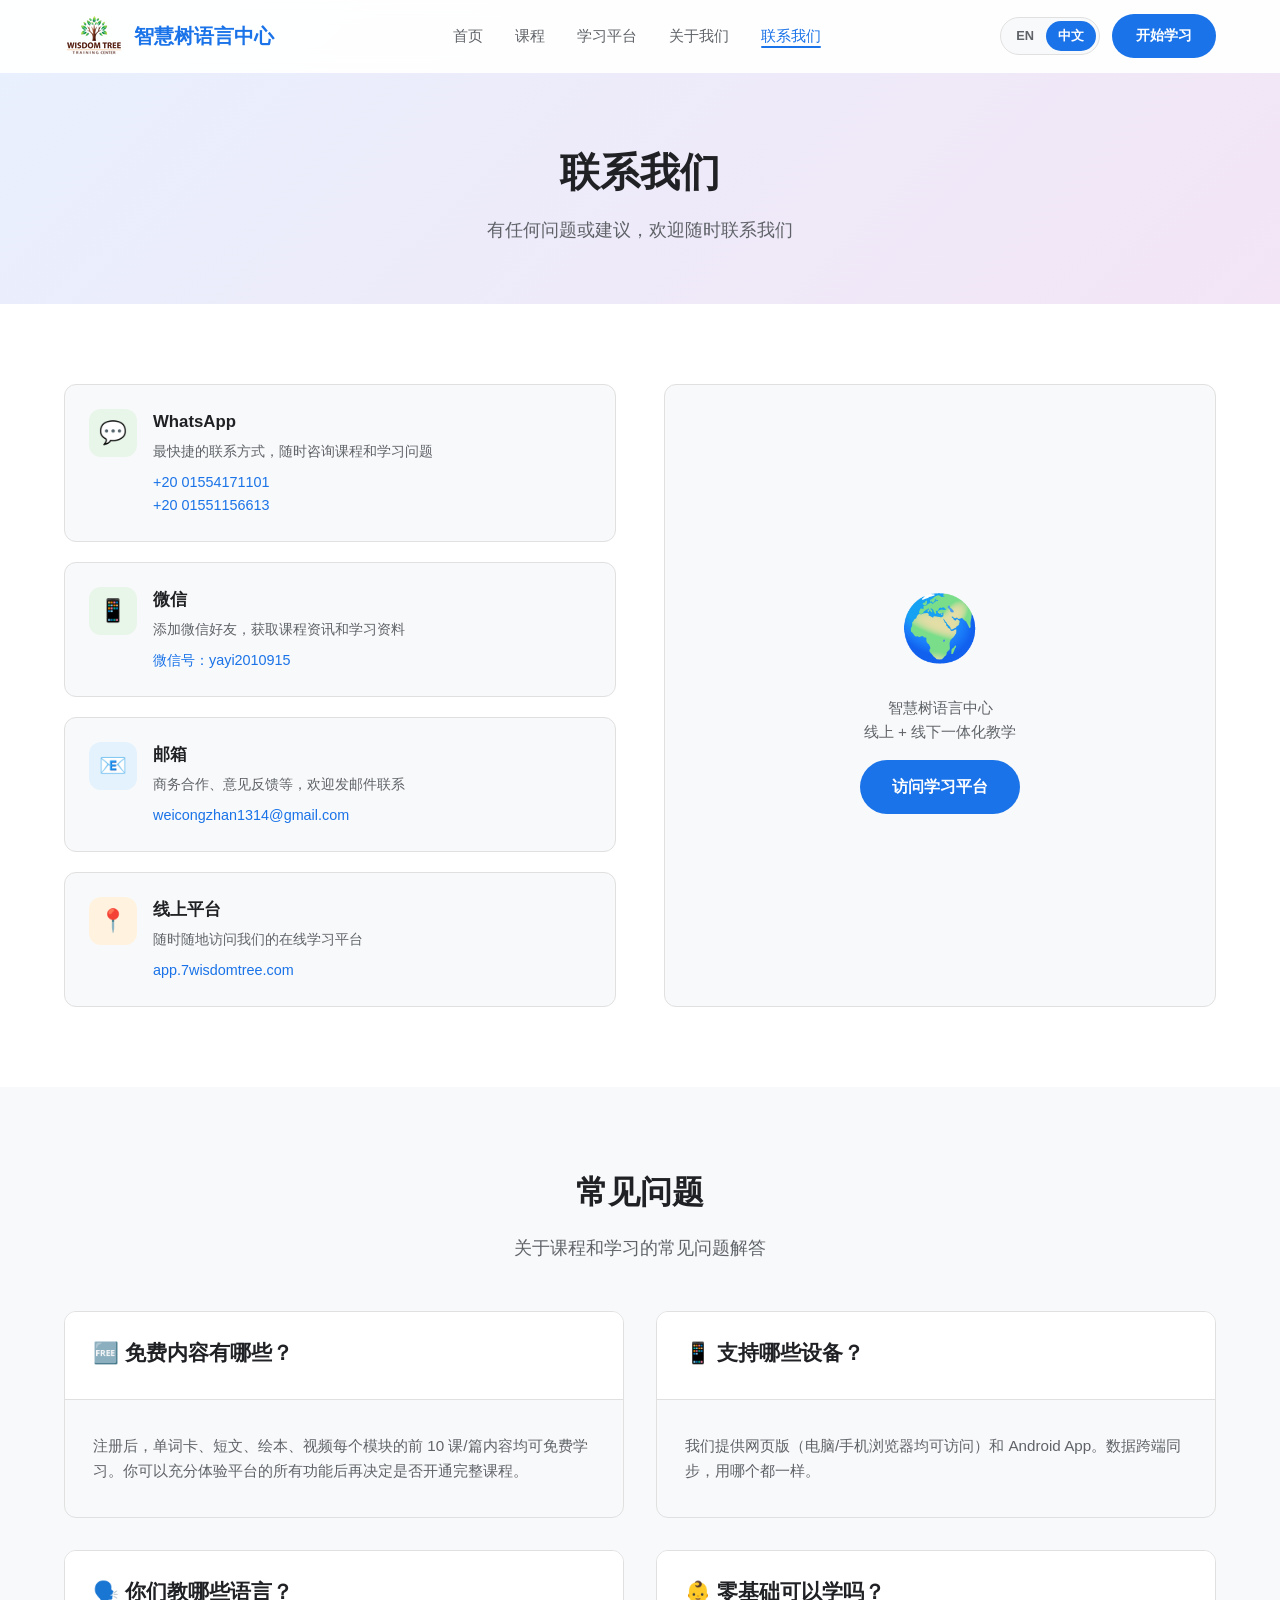
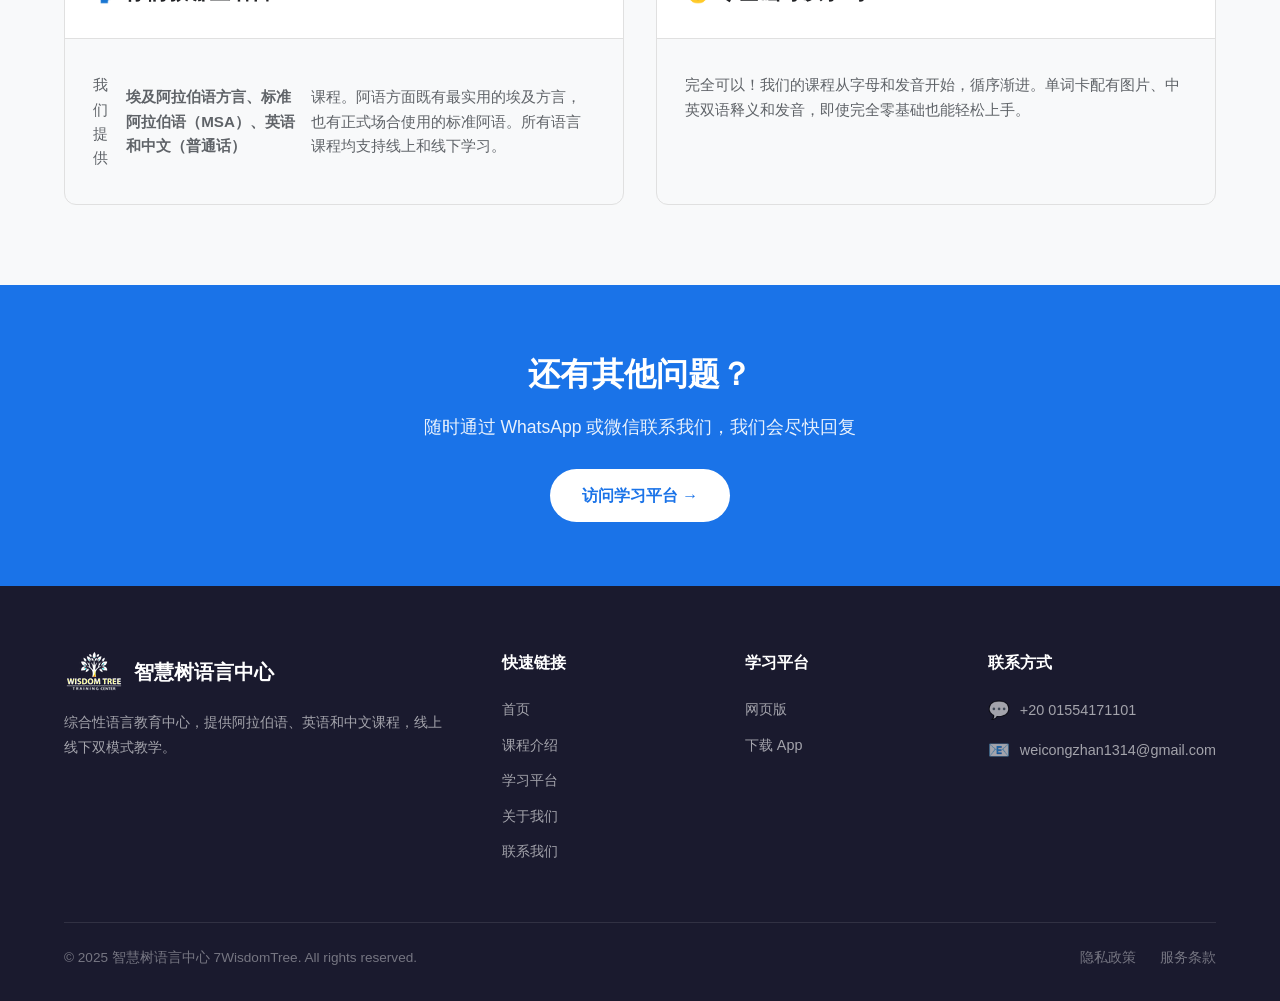
<file: zh/contact.html>
<!DOCTYPE html>
<html lang="zh-CN">
<head>
  <meta charset="UTF-8">
  <meta name="viewport" content="width=device-width, initial-scale=1.0">
  <title>联系我们 - 智慧树语言中心 | 咨询语言课程</title>
  <meta name="description" content="联系智慧树语言中心，咨询阿拉伯语、英语、中文课程。支持 WhatsApp、微信、邮箱等多种方式联系。">
  <link rel="stylesheet" href="../css/style.css">
</head>
<body>

  <header class="header">
    <nav class="nav container">
      <a href="index.html" class="nav-logo">
        <img src="../images/logo-nav.png" alt="智慧树" class="logo-img">
        <span>智慧树语言中心</span>
      </a>
      <ul class="nav-links">
        <li><a href="index.html">首页</a></li>
        <li><a href="courses.html">课程</a></li>
        <li><a href="platform.html">学习平台</a></li>
        <li><a href="about.html">关于我们</a></li>
        <li><a href="contact.html" class="active">联系我们</a></li>
      </ul>
      <div class="nav-right">
        <div class="lang-switch">
          <a href="../contact.html">EN</a>
          <a href="contact.html" class="active">中文</a>
        </div>
        <a href="https://app.7wisdomtree.com" class="btn btn-primary nav-cta">开始学习</a>
      </div>
      <div class="nav-toggle"><span></span><span></span><span></span></div>
    </nav>
    <div class="mobile-menu">
      <a href="index.html">首页</a>
      <a href="courses.html">课程</a>
      <a href="platform.html">学习平台</a>
      <a href="about.html">关于我们</a>
      <a href="contact.html" class="active">联系我们</a>
      <a href="../contact.html">English</a>
      <a href="https://app.7wisdomtree.com">开始学习 →</a>
    </div>
  </header>

  <section class="page-hero"><div class="container"><h1>联系我们</h1><p>有任何问题或建议，欢迎随时联系我们</p></div></section>

  <section class="section">
    <div class="container">
      <div class="contact-grid">
        <div class="contact-methods">
          <div class="contact-method"><div class="method-icon whatsapp">💬</div><div><h3>WhatsApp</h3><p>最快捷的联系方式，随时咨询课程和学习问题</p><p style="margin-top: 8px; font-weight: 500; color: var(--primary);"><a href="https://wa.me/2001554171101">+20 01554171101</a><br><a href="https://wa.me/2001551156613">+20 01551156613</a></p></div></div>
          <div class="contact-method"><div class="method-icon wechat">📱</div><div><h3>微信</h3><p>添加微信好友，获取课程资讯和学习资料</p><p style="margin-top: 8px; font-weight: 500; color: var(--primary);">微信号：yayi2010915</p></div></div>
          <div class="contact-method"><div class="method-icon email">📧</div><div><h3>邮箱</h3><p>商务合作、意见反馈等，欢迎发邮件联系</p><p style="margin-top: 8px;"><a href="mailto:weicongzhan1314@gmail.com">weicongzhan1314@gmail.com</a></p></div></div>
          <div class="contact-method"><div class="method-icon location">📍</div><div><h3>线上平台</h3><p>随时随地访问我们的在线学习平台</p><p style="margin-top: 8px;"><a href="https://app.7wisdomtree.com" target="_blank">app.7wisdomtree.com</a></p></div></div>
        </div>
        <div class="contact-map">
          <div class="map-icon">🌍</div>
          <p>智慧树语言中心<br>线上 + 线下一体化教学</p>
          <a href="https://app.7wisdomtree.com" class="btn btn-primary" target="_blank">访问学习平台</a>
        </div>
      </div>
    </div>
  </section>

  <section class="section" style="background: var(--bg-alt);">
    <div class="container">
      <h2 class="section-title">常见问题</h2>
      <p class="section-subtitle">关于课程和学习的常见问题解答</p>
      <div class="course-categories">
        <div class="course-category"><div class="course-category-header"><h3>🆓 免费内容有哪些？</h3><p></p></div><div class="course-category-body"><ul><li>注册后，单词卡、短文、绘本、视频每个模块的前 10 课/篇内容均可免费学习。你可以充分体验平台的所有功能后再决定是否开通完整课程。</li></ul></div></div>
        <div class="course-category"><div class="course-category-header"><h3>📱 支持哪些设备？</h3><p></p></div><div class="course-category-body"><ul><li>我们提供网页版（电脑/手机浏览器均可访问）和 Android App。数据跨端同步，用哪个都一样。</li></ul></div></div>
        <div class="course-category"><div class="course-category-header"><h3>🗣️ 你们教哪些语言？</h3><p></p></div><div class="course-category-body"><ul><li>我们提供<strong>埃及阿拉伯语方言、标准阿拉伯语（MSA）、英语和中文（普通话）</strong>课程。阿语方面既有最实用的埃及方言，也有正式场合使用的标准阿语。所有语言课程均支持线上和线下学习。</li></ul></div></div>
        <div class="course-category"><div class="course-category-header"><h3>👶 零基础可以学吗？</h3><p></p></div><div class="course-category-body"><ul><li>完全可以！我们的课程从字母和发音开始，循序渐进。单词卡配有图片、中英双语释义和发音，即使完全零基础也能轻松上手。</li></ul></div></div>
      </div>
    </div>
  </section>

  <section class="cta-section"><div class="container"><h2>还有其他问题？</h2><p>随时通过 WhatsApp 或微信联系我们，我们会尽快回复</p><a href="https://app.7wisdomtree.com" class="btn btn-white">访问学习平台 →</a></div></section>

  <footer class="footer">
    <div class="container">
      <div class="footer-grid">
        <div class="footer-brand"><a href="index.html" class="nav-logo" style="color: #fff;"><img src="../images/logo-nav.png" alt="智慧树" class="logo-img" style="filter: brightness(10);"><span>智慧树语言中心</span></a><p>综合性语言教育中心，提供阿拉伯语、英语和中文课程，线上线下双模式教学。</p></div>
        <div><h4>快速链接</h4><ul class="footer-links"><li><a href="index.html">首页</a></li><li><a href="courses.html">课程介绍</a></li><li><a href="platform.html">学习平台</a></li><li><a href="about.html">关于我们</a></li><li><a href="contact.html">联系我们</a></li></ul></div>
        <div><h4>学习平台</h4><ul class="footer-links"><li><a href="https://app.7wisdomtree.com">网页版</a></li><li><a href="https://app.7wisdomtree.com/download">下载 App</a></li></ul></div>
        <div><h4>联系方式</h4><div class="footer-contact-item"><span class="icon">💬</span><span>+20 01554171101</span></div><div class="footer-contact-item"><span class="icon">📧</span><span>weicongzhan1314@gmail.com</span></div></div>
      </div>
      <div class="footer-bottom"><span>&copy; 2025 智慧树语言中心 7WisdomTree. All rights reserved.</span><div class="footer-bottom-links"><a href="https://app.7wisdomtree.com/privacy.html">隐私政策</a><a href="https://app.7wisdomtree.com/terms.html">服务条款</a></div></div>
    </div>
  </footer>

  <script src="../js/main.js"></script>
</body>
</html>
</file>
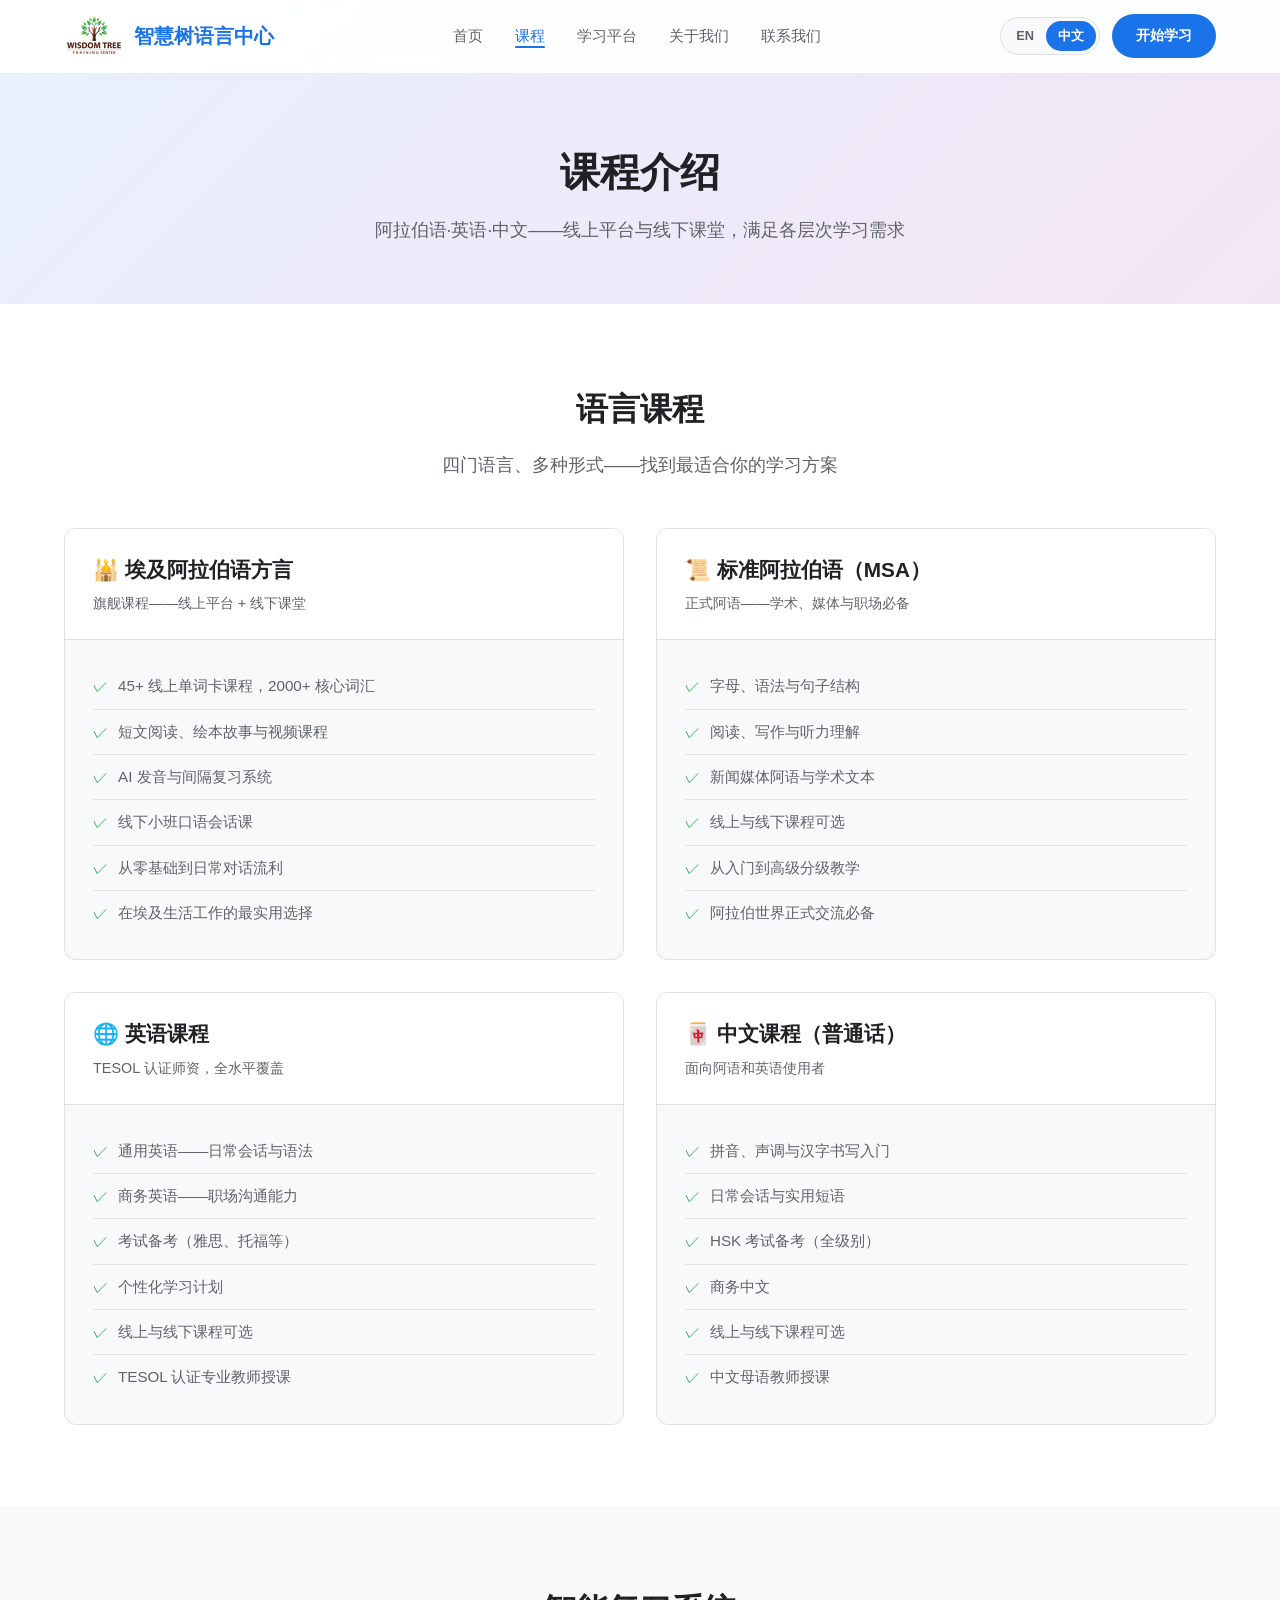
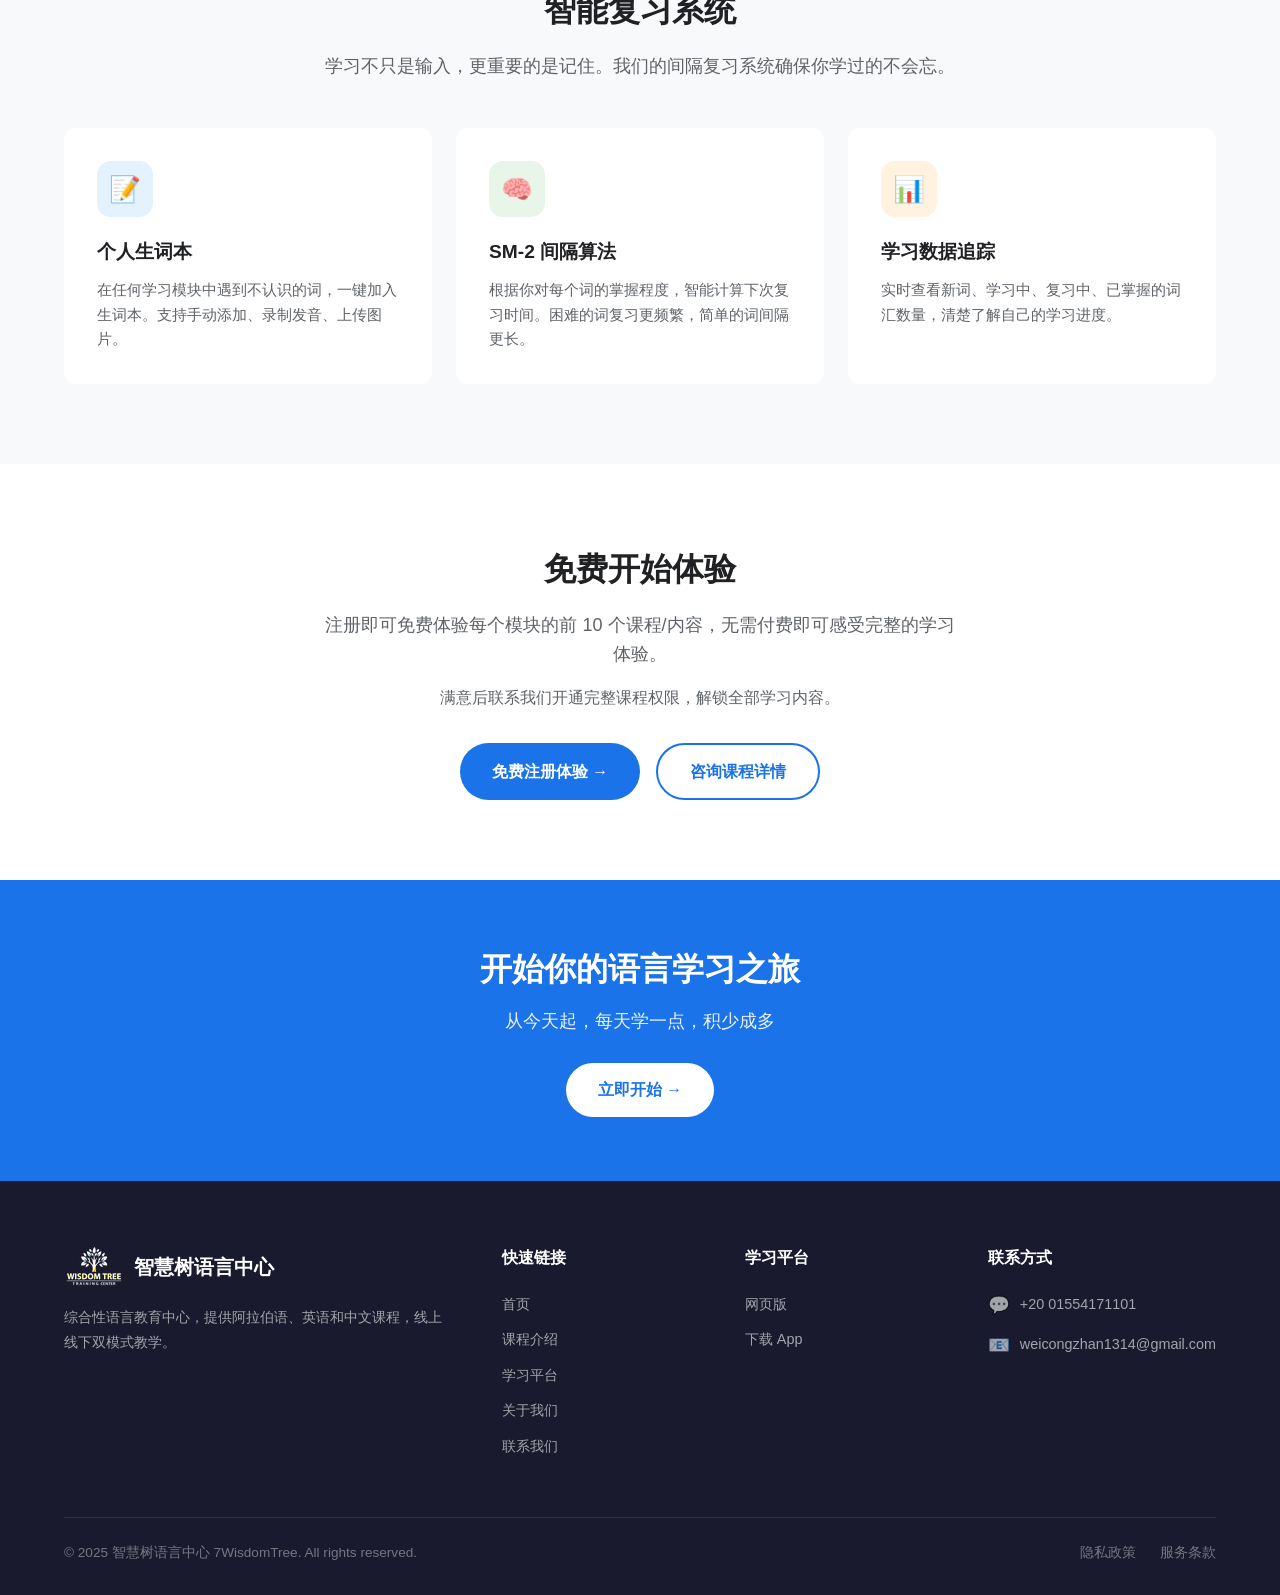
<file: zh/courses.html>
<!DOCTYPE html>
<html lang="zh-CN">
<head>
  <meta charset="UTF-8">
  <meta name="viewport" content="width=device-width, initial-scale=1.0">
  <title>课程介绍 - 智慧树语言中心 | 阿拉伯语·英语·中文</title>
  <meta name="description" content="智慧树语言中心提供阿拉伯语（埃及方言+标准阿语）、英语、中文课程，线上平台+线下教学，满足各层次学习需求。">
  <link rel="stylesheet" href="../css/style.css">
</head>
<body>

  <header class="header">
    <nav class="nav container">
      <a href="index.html" class="nav-logo">
        <img src="../images/logo-nav.png" alt="智慧树" class="logo-img">
        <span>智慧树语言中心</span>
      </a>
      <ul class="nav-links">
        <li><a href="index.html">首页</a></li>
        <li><a href="courses.html" class="active">课程</a></li>
        <li><a href="platform.html">学习平台</a></li>
        <li><a href="about.html">关于我们</a></li>
        <li><a href="contact.html">联系我们</a></li>
      </ul>
      <div class="nav-right">
        <div class="lang-switch">
          <a href="../courses.html">EN</a>
          <a href="courses.html" class="active">中文</a>
        </div>
        <a href="https://app.7wisdomtree.com" class="btn btn-primary nav-cta">开始学习</a>
      </div>
      <div class="nav-toggle"><span></span><span></span><span></span></div>
    </nav>
    <div class="mobile-menu">
      <a href="index.html">首页</a>
      <a href="courses.html" class="active">课程</a>
      <a href="platform.html">学习平台</a>
      <a href="about.html">关于我们</a>
      <a href="contact.html">联系我们</a>
      <a href="../courses.html">English</a>
      <a href="https://app.7wisdomtree.com">开始学习 →</a>
    </div>
  </header>

  <section class="page-hero"><div class="container"><h1>课程介绍</h1><p>阿拉伯语·英语·中文——线上平台与线下课堂，满足各层次学习需求</p></div></section>

  <section class="section">
    <div class="container">
      <h2 class="section-title">语言课程</h2>
      <p class="section-subtitle">四门语言、多种形式——找到最适合你的学习方案</p>
      <div class="course-categories">
        <div class="course-category"><div class="course-category-header"><h3>🕌 埃及阿拉伯语方言</h3><p>旗舰课程——线上平台 + 线下课堂</p></div><div class="course-category-body"><ul><li><span class="icon">✓</span> 45+ 线上单词卡课程，2000+ 核心词汇</li><li><span class="icon">✓</span> 短文阅读、绘本故事与视频课程</li><li><span class="icon">✓</span> AI 发音与间隔复习系统</li><li><span class="icon">✓</span> 线下小班口语会话课</li><li><span class="icon">✓</span> 从零基础到日常对话流利</li><li><span class="icon">✓</span> 在埃及生活工作的最实用选择</li></ul></div></div>
        <div class="course-category"><div class="course-category-header"><h3>📜 标准阿拉伯语（MSA）</h3><p>正式阿语——学术、媒体与职场必备</p></div><div class="course-category-body"><ul><li><span class="icon">✓</span> 字母、语法与句子结构</li><li><span class="icon">✓</span> 阅读、写作与听力理解</li><li><span class="icon">✓</span> 新闻媒体阿语与学术文本</li><li><span class="icon">✓</span> 线上与线下课程可选</li><li><span class="icon">✓</span> 从入门到高级分级教学</li><li><span class="icon">✓</span> 阿拉伯世界正式交流必备</li></ul></div></div>
        <div class="course-category"><div class="course-category-header"><h3>🌐 英语课程</h3><p>TESOL 认证师资，全水平覆盖</p></div><div class="course-category-body"><ul><li><span class="icon">✓</span> 通用英语——日常会话与语法</li><li><span class="icon">✓</span> 商务英语——职场沟通能力</li><li><span class="icon">✓</span> 考试备考（雅思、托福等）</li><li><span class="icon">✓</span> 个性化学习计划</li><li><span class="icon">✓</span> 线上与线下课程可选</li><li><span class="icon">✓</span> TESOL 认证专业教师授课</li></ul></div></div>
        <div class="course-category"><div class="course-category-header"><h3>🀄 中文课程（普通话）</h3><p>面向阿语和英语使用者</p></div><div class="course-category-body"><ul><li><span class="icon">✓</span> 拼音、声调与汉字书写入门</li><li><span class="icon">✓</span> 日常会话与实用短语</li><li><span class="icon">✓</span> HSK 考试备考（全级别）</li><li><span class="icon">✓</span> 商务中文</li><li><span class="icon">✓</span> 线上与线下课程可选</li><li><span class="icon">✓</span> 中文母语教师授课</li></ul></div></div>
      </div>
    </div>
  </section>

  <section class="section" style="background: var(--bg-alt);">
    <div class="container">
      <h2 class="section-title">智能复习系统</h2>
      <p class="section-subtitle">学习不只是输入，更重要的是记住。我们的间隔复习系统确保你学过的不会忘。</p>
      <div class="features-grid">
        <div class="feature-card" style="background: #fff;"><div class="feature-icon blue">📝</div><h3>个人生词本</h3><p>在任何学习模块中遇到不认识的词，一键加入生词本。支持手动添加、录制发音、上传图片。</p></div>
        <div class="feature-card" style="background: #fff;"><div class="feature-icon green">🧠</div><h3>SM-2 间隔算法</h3><p>根据你对每个词的掌握程度，智能计算下次复习时间。困难的词复习更频繁，简单的词间隔更长。</p></div>
        <div class="feature-card" style="background: #fff;"><div class="feature-icon orange">📊</div><h3>学习数据追踪</h3><p>实时查看新词、学习中、复习中、已掌握的词汇数量，清楚了解自己的学习进度。</p></div>
      </div>
    </div>
  </section>

  <section class="section">
    <div class="container" style="text-align: center; max-width: 700px;">
      <h2 class="section-title">免费开始体验</h2>
      <p class="section-subtitle" style="margin-bottom: 16px;">注册即可免费体验每个模块的前 10 个课程/内容，无需付费即可感受完整的学习体验。</p>
      <p style="color: var(--text-secondary); margin-bottom: 32px;">满意后联系我们开通完整课程权限，解锁全部学习内容。</p>
      <div style="display: flex; gap: 16px; justify-content: center; flex-wrap: wrap;">
        <a href="https://app.7wisdomtree.com" class="btn btn-primary">免费注册体验 →</a>
        <a href="contact.html" class="btn btn-outline">咨询课程详情</a>
      </div>
    </div>
  </section>

  <section class="cta-section"><div class="container"><h2>开始你的语言学习之旅</h2><p>从今天起，每天学一点，积少成多</p><a href="https://app.7wisdomtree.com" class="btn btn-white">立即开始 →</a></div></section>

  <footer class="footer">
    <div class="container">
      <div class="footer-grid">
        <div class="footer-brand"><a href="index.html" class="nav-logo" style="color: #fff;"><img src="../images/logo-nav.png" alt="智慧树" class="logo-img" style="filter: brightness(10);"><span>智慧树语言中心</span></a><p>综合性语言教育中心，提供阿拉伯语、英语和中文课程，线上线下双模式教学。</p></div>
        <div><h4>快速链接</h4><ul class="footer-links"><li><a href="index.html">首页</a></li><li><a href="courses.html">课程介绍</a></li><li><a href="platform.html">学习平台</a></li><li><a href="about.html">关于我们</a></li><li><a href="contact.html">联系我们</a></li></ul></div>
        <div><h4>学习平台</h4><ul class="footer-links"><li><a href="https://app.7wisdomtree.com">网页版</a></li><li><a href="https://app.7wisdomtree.com/download">下载 App</a></li></ul></div>
        <div><h4>联系方式</h4><div class="footer-contact-item"><span class="icon">💬</span><span>+20 01554171101</span></div><div class="footer-contact-item"><span class="icon">📧</span><span>weicongzhan1314@gmail.com</span></div></div>
      </div>
      <div class="footer-bottom"><span>&copy; 2025 智慧树语言中心 7WisdomTree. All rights reserved.</span><div class="footer-bottom-links"><a href="https://app.7wisdomtree.com/privacy.html">隐私政策</a><a href="https://app.7wisdomtree.com/terms.html">服务条款</a></div></div>
    </div>
  </footer>

  <script src="../js/main.js"></script>
</body>
</html>
</file>
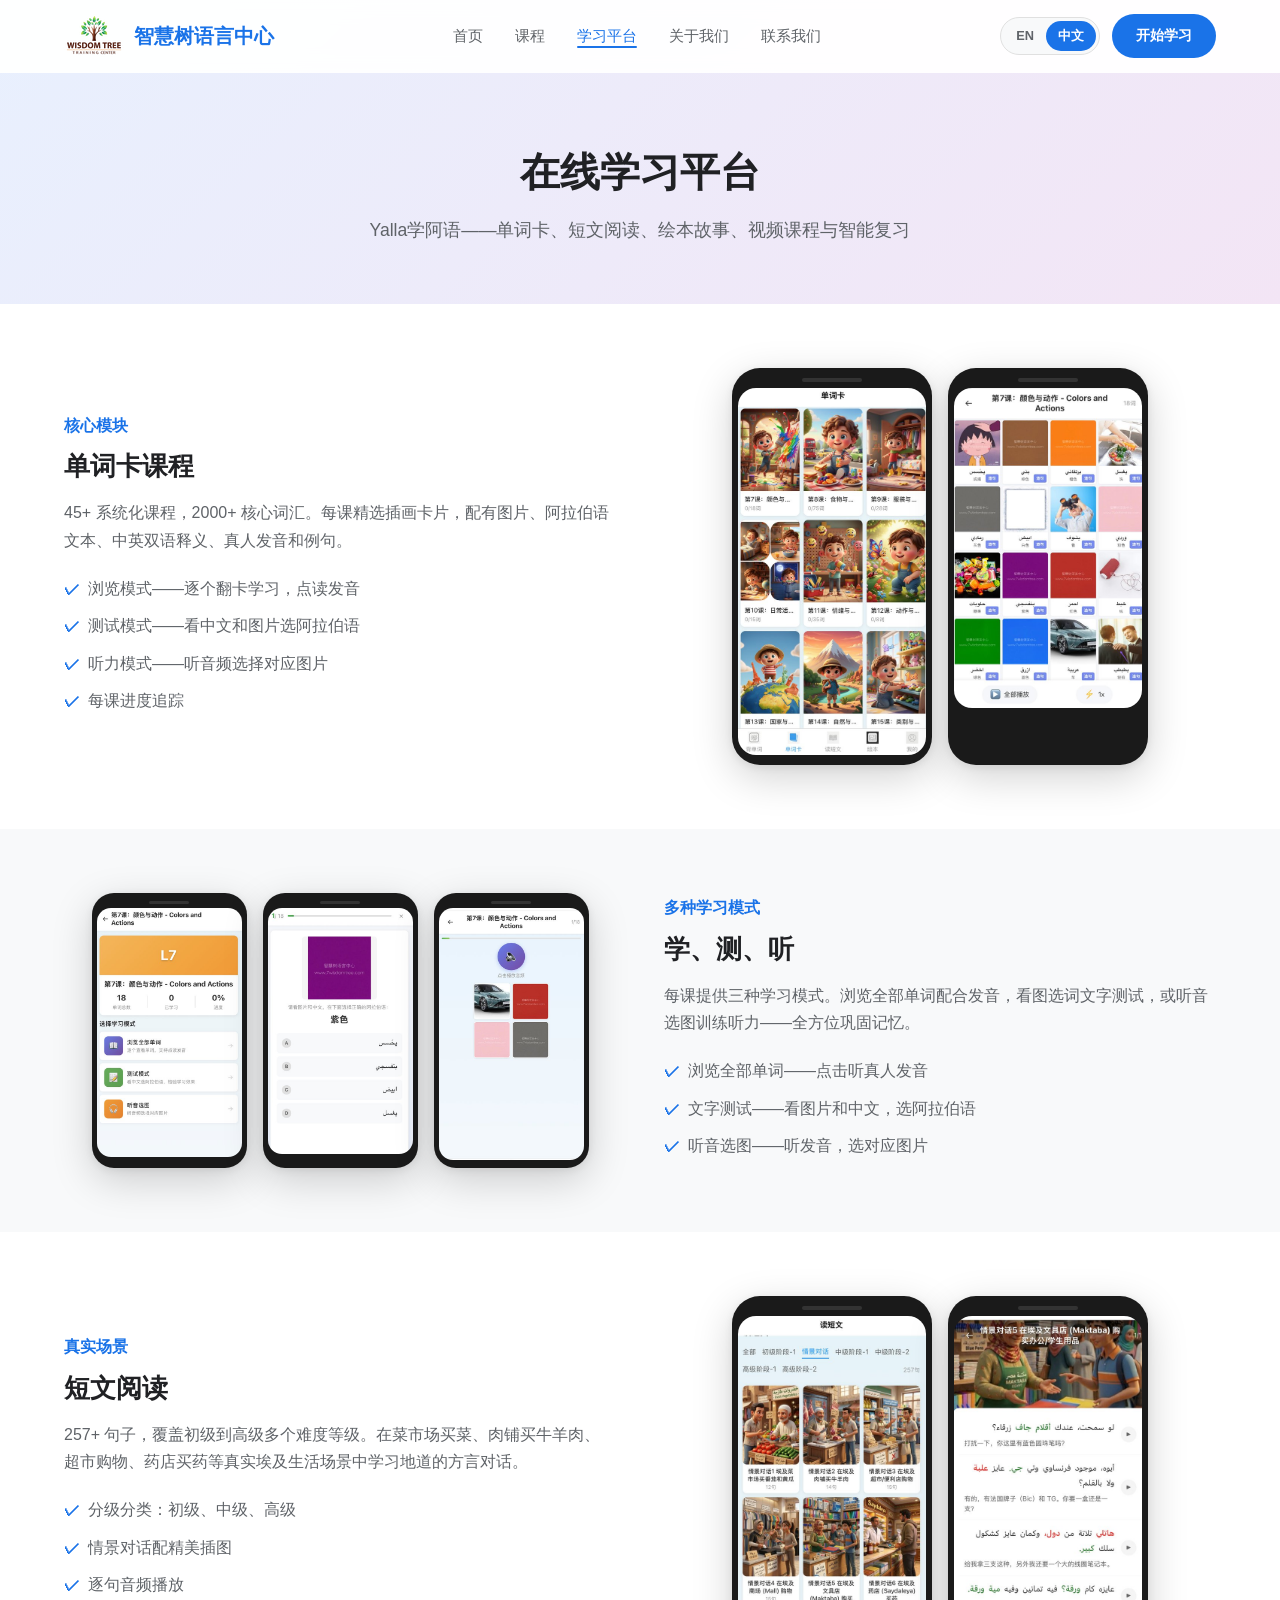
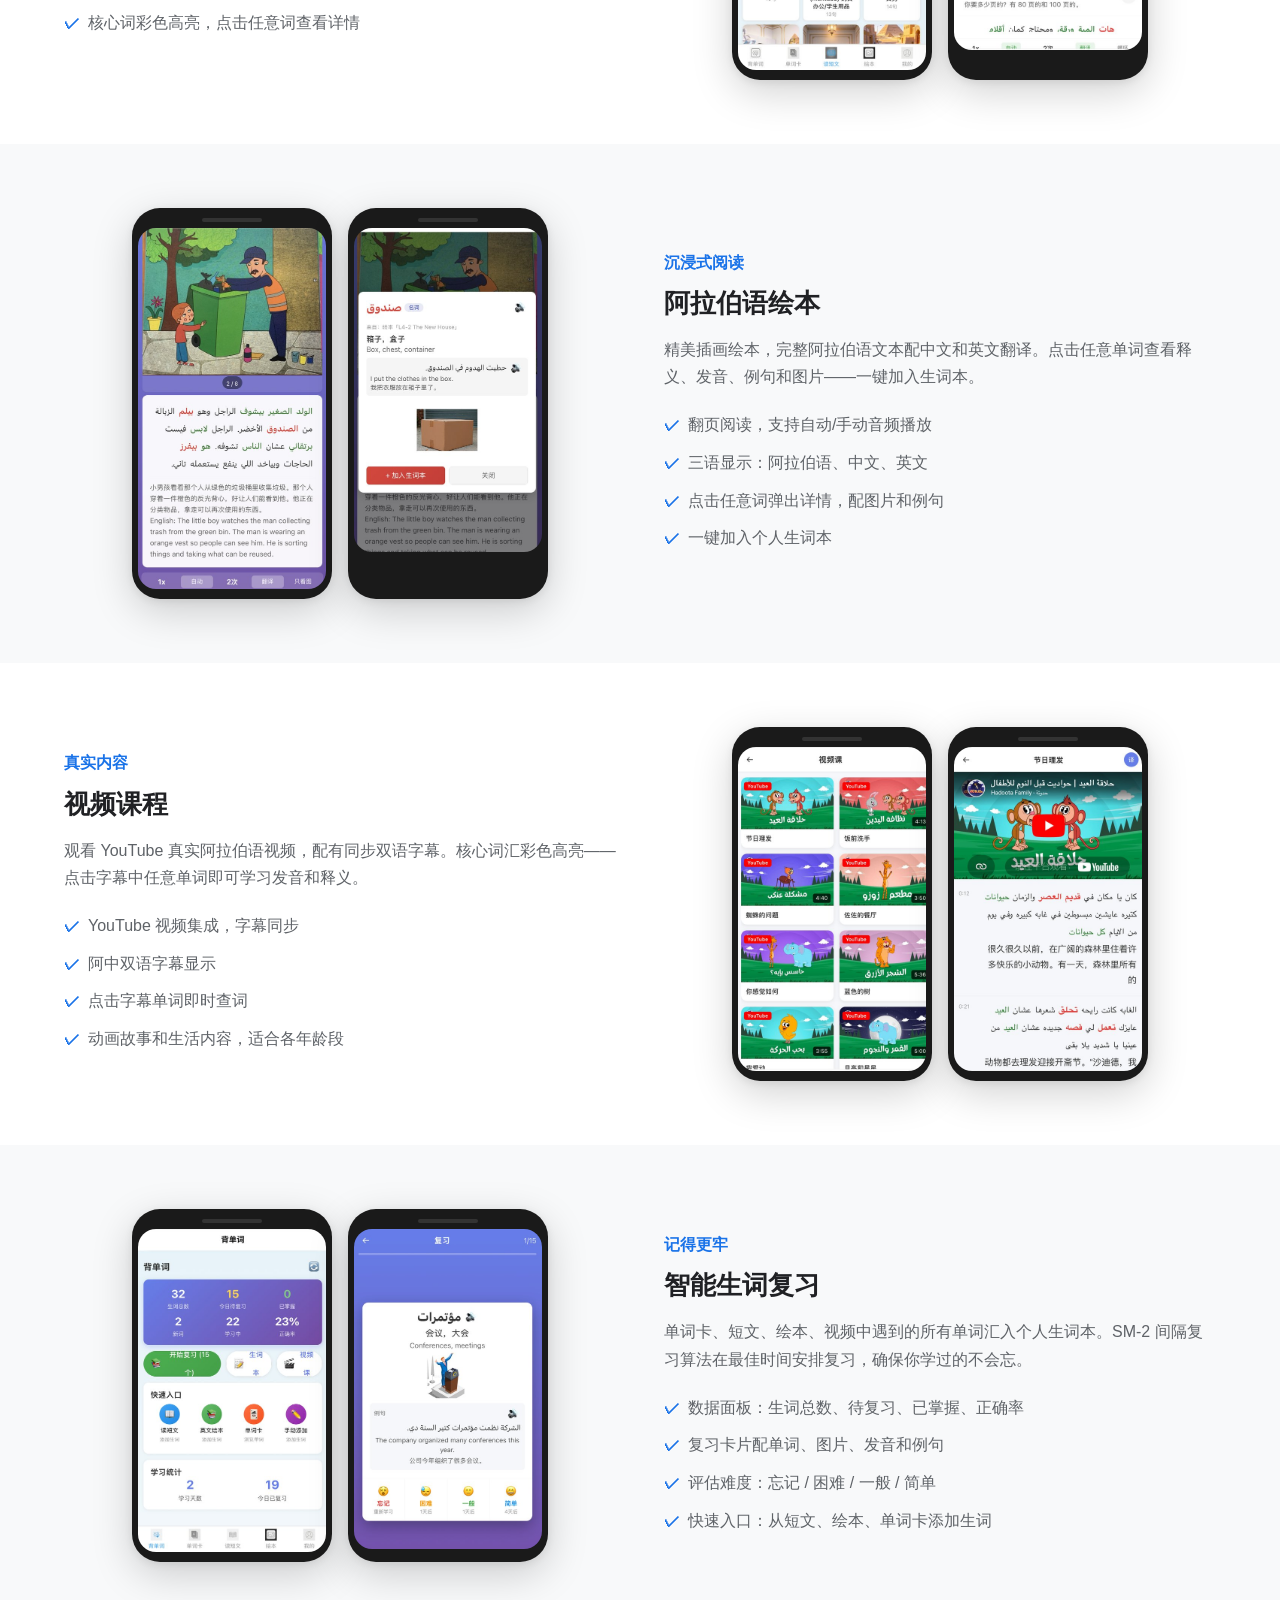
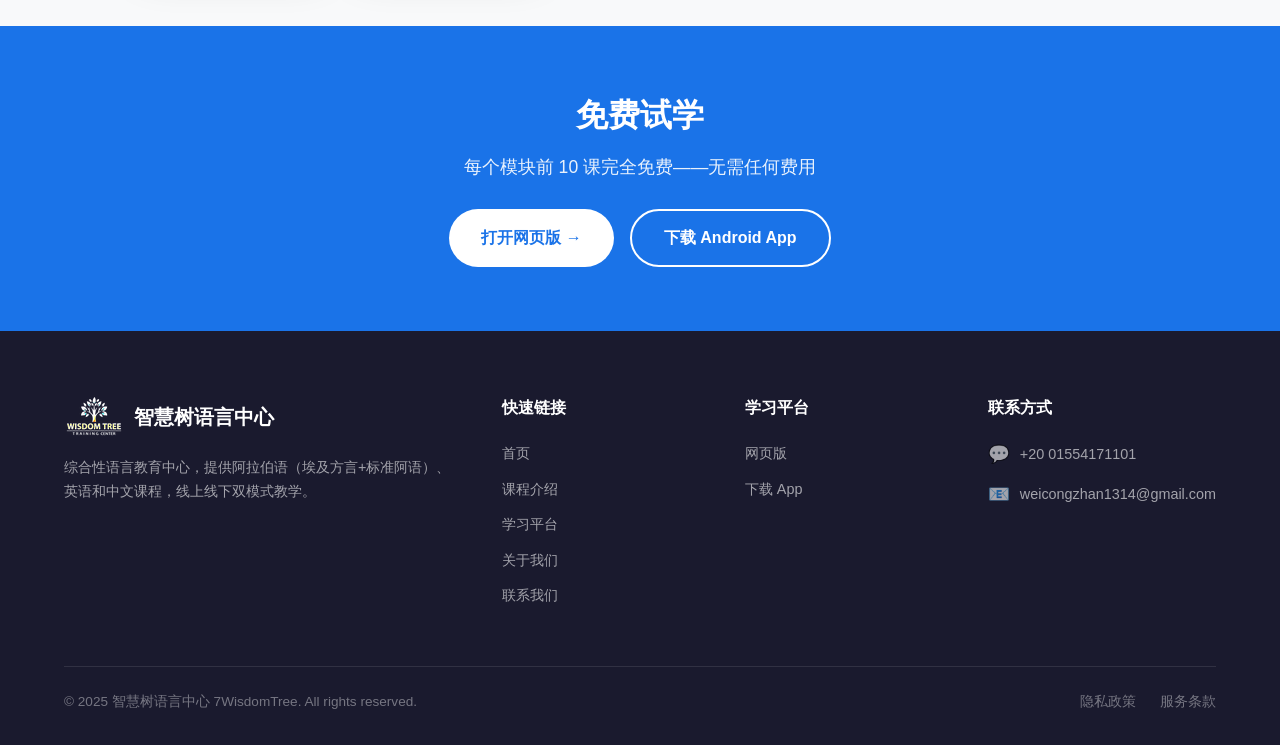
<file: zh/platform.html>
<!DOCTYPE html>
<html lang="zh-CN">
<head>
  <meta charset="UTF-8">
  <meta name="viewport" content="width=device-width, initial-scale=1.0">
  <title>学习平台 - 智慧树语言中心 | Yalla学阿语线上平台</title>
  <meta name="description" content="Yalla学阿语线上学习平台——单词卡课程、短文阅读、绘本故事、视频课程、间隔复习，科学高效学阿语。">
  <link rel="stylesheet" href="../css/style.css">
</head>
<body>

  <header class="header">
    <nav class="nav container">
      <a href="index.html" class="nav-logo">
        <img src="../images/logo-nav.png" alt="智慧树" class="logo-img">
        <span>智慧树语言中心</span>
      </a>
      <ul class="nav-links">
        <li><a href="index.html">首页</a></li>
        <li><a href="courses.html">课程</a></li>
        <li><a href="platform.html" class="active">学习平台</a></li>
        <li><a href="about.html">关于我们</a></li>
        <li><a href="contact.html">联系我们</a></li>
      </ul>
      <div class="nav-right">
        <div class="lang-switch">
          <a href="../platform.html">EN</a>
          <a href="platform.html" class="active">中文</a>
        </div>
        <a href="https://app.7wisdomtree.com" class="btn btn-primary nav-cta">开始学习</a>
      </div>
      <div class="nav-toggle"><span></span><span></span><span></span></div>
    </nav>
    <div class="mobile-menu">
      <a href="index.html">首页</a>
      <a href="courses.html">课程</a>
      <a href="platform.html" class="active">学习平台</a>
      <a href="about.html">关于我们</a>
      <a href="contact.html">联系我们</a>
      <a href="../platform.html">English</a>
      <a href="https://app.7wisdomtree.com">开始学习 →</a>
    </div>
  </header>

  <section class="page-hero">
    <div class="container">
      <h1>在线学习平台</h1>
      <p>Yalla学阿语——单词卡、短文阅读、绘本故事、视频课程与智能复习</p>
    </div>
  </section>

  <!-- 单词卡课程 -->
  <section class="platform-section">
    <div class="container">
      <div class="platform-feature">
        <div class="platform-feature-text">
          <div class="feature-subtitle">核心模块</div>
          <h3>单词卡课程</h3>
          <p>45+ 系统化课程，2000+ 核心词汇。每课精选插画卡片，配有图片、阿拉伯语文本、中英双语释义、真人发音和例句。</p>
          <ul>
            <li><span class="check">✓</span> 浏览模式——逐个翻卡学习，点读发音</li>
            <li><span class="check">✓</span> 测试模式——看中文和图片选阿拉伯语</li>
            <li><span class="check">✓</span> 听力模式——听音频选择对应图片</li>
            <li><span class="check">✓</span> 每课进度追踪</li>
          </ul>
        </div>
        <div class="platform-screenshots">
          <div class="phone-frame"><img src="../images/platform/flashcard-courses.jpg" alt="单词卡课程列表"></div>
          <div class="phone-frame"><img src="../images/platform/flashcard-detail.jpg" alt="单词卡详情"></div>
        </div>
      </div>
    </div>
  </section>

  <section class="platform-section alt">
    <div class="container">
      <div class="platform-feature reverse">
        <div class="platform-feature-text">
          <div class="feature-subtitle">多种学习模式</div>
          <h3>学、测、听</h3>
          <p>每课提供三种学习模式。浏览全部单词配合发音，看图选词文字测试，或听音选图训练听力——全方位巩固记忆。</p>
          <ul>
            <li><span class="check">✓</span> 浏览全部单词——点击听真人发音</li>
            <li><span class="check">✓</span> 文字测试——看图片和中文，选阿拉伯语</li>
            <li><span class="check">✓</span> 听音选图——听发音，选对应图片</li>
          </ul>
        </div>
        <div class="platform-screenshots triple">
          <div class="phone-frame"><img src="../images/platform/flashcard-modes.jpg" alt="学习模式选择"></div>
          <div class="phone-frame"><img src="../images/platform/quiz-text.jpg" alt="文字测试"></div>
          <div class="phone-frame"><img src="../images/platform/quiz-audio.jpg" alt="听音选图"></div>
        </div>
      </div>
    </div>
  </section>

  <section class="platform-section">
    <div class="container">
      <div class="platform-feature">
        <div class="platform-feature-text">
          <div class="feature-subtitle">真实场景</div>
          <h3>短文阅读</h3>
          <p>257+ 句子，覆盖初级到高级多个难度等级。在菜市场买菜、肉铺买牛羊肉、超市购物、药店买药等真实埃及生活场景中学习地道的方言对话。</p>
          <ul>
            <li><span class="check">✓</span> 分级分类：初级、中级、高级</li>
            <li><span class="check">✓</span> 情景对话配精美插图</li>
            <li><span class="check">✓</span> 逐句音频播放</li>
            <li><span class="check">✓</span> 核心词彩色高亮，点击任意词查看详情</li>
          </ul>
        </div>
        <div class="platform-screenshots">
          <div class="phone-frame"><img src="../images/platform/reading-list.jpg" alt="短文阅读列表"></div>
          <div class="phone-frame"><img src="../images/platform/reading-detail.jpg" alt="短文阅读详情"></div>
        </div>
      </div>
    </div>
  </section>

  <section class="platform-section alt">
    <div class="container">
      <div class="platform-feature reverse">
        <div class="platform-feature-text">
          <div class="feature-subtitle">沉浸式阅读</div>
          <h3>阿拉伯语绘本</h3>
          <p>精美插画绘本，完整阿拉伯语文本配中文和英文翻译。点击任意单词查看释义、发音、例句和图片——一键加入生词本。</p>
          <ul>
            <li><span class="check">✓</span> 翻页阅读，支持自动/手动音频播放</li>
            <li><span class="check">✓</span> 三语显示：阿拉伯语、中文、英文</li>
            <li><span class="check">✓</span> 点击任意词弹出详情，配图片和例句</li>
            <li><span class="check">✓</span> 一键加入个人生词本</li>
          </ul>
        </div>
        <div class="platform-screenshots">
          <div class="phone-frame"><img src="../images/platform/picturebook-detail.jpg" alt="绘本详情页"></div>
          <div class="phone-frame"><img src="../images/platform/picturebook-word.jpg" alt="绘本生词弹窗"></div>
        </div>
      </div>
    </div>
  </section>

  <section class="platform-section">
    <div class="container">
      <div class="platform-feature">
        <div class="platform-feature-text">
          <div class="feature-subtitle">真实内容</div>
          <h3>视频课程</h3>
          <p>观看 YouTube 真实阿拉伯语视频，配有同步双语字幕。核心词汇彩色高亮——点击字幕中任意单词即可学习发音和释义。</p>
          <ul>
            <li><span class="check">✓</span> YouTube 视频集成，字幕同步</li>
            <li><span class="check">✓</span> 阿中双语字幕显示</li>
            <li><span class="check">✓</span> 点击字幕单词即时查词</li>
            <li><span class="check">✓</span> 动画故事和生活内容，适合各年龄段</li>
          </ul>
        </div>
        <div class="platform-screenshots">
          <div class="phone-frame"><img src="../images/platform/video-list.jpg" alt="视频课程列表"></div>
          <div class="phone-frame"><img src="../images/platform/video-detail.jpg" alt="视频字幕详情"></div>
        </div>
      </div>
    </div>
  </section>

  <section class="platform-section alt">
    <div class="container">
      <div class="platform-feature reverse">
        <div class="platform-feature-text">
          <div class="feature-subtitle">记得更牢</div>
          <h3>智能生词复习</h3>
          <p>单词卡、短文、绘本、视频中遇到的所有单词汇入个人生词本。SM-2 间隔复习算法在最佳时间安排复习，确保你学过的不会忘。</p>
          <ul>
            <li><span class="check">✓</span> 数据面板：生词总数、待复习、已掌握、正确率</li>
            <li><span class="check">✓</span> 复习卡片配单词、图片、发音和例句</li>
            <li><span class="check">✓</span> 评估难度：忘记 / 困难 / 一般 / 简单</li>
            <li><span class="check">✓</span> 快速入口：从短文、绘本、单词卡添加生词</li>
          </ul>
        </div>
        <div class="platform-screenshots">
          <div class="phone-frame"><img src="../images/platform/vocabulary-dashboard.jpg" alt="生词本面板"></div>
          <div class="phone-frame"><img src="../images/platform/spaced-review.jpg" alt="间隔复习"></div>
        </div>
      </div>
    </div>
  </section>

  <!-- CTA -->
  <section class="cta-section">
    <div class="container">
      <h2>免费试学</h2>
      <p>每个模块前 10 课完全免费——无需任何费用</p>
      <div style="display: flex; gap: 16px; justify-content: center; flex-wrap: wrap;">
        <a href="https://app.7wisdomtree.com" class="btn btn-white">打开网页版 →</a>
        <a href="https://app.7wisdomtree.com/download" class="btn btn-outline" style="color:#fff;border-color:#fff;">下载 Android App</a>
      </div>
    </div>
  </section>

  <!-- Footer -->
  <footer class="footer">
    <div class="container">
      <div class="footer-grid">
        <div class="footer-brand"><a href="index.html" class="nav-logo" style="color: #fff;"><img src="../images/logo-nav.png" alt="智慧树" class="logo-img" style="filter: brightness(10);"><span>智慧树语言中心</span></a><p>综合性语言教育中心，提供阿拉伯语（埃及方言+标准阿语）、英语和中文课程，线上线下双模式教学。</p></div>
        <div><h4>快速链接</h4><ul class="footer-links"><li><a href="index.html">首页</a></li><li><a href="courses.html">课程介绍</a></li><li><a href="platform.html">学习平台</a></li><li><a href="about.html">关于我们</a></li><li><a href="contact.html">联系我们</a></li></ul></div>
        <div><h4>学习平台</h4><ul class="footer-links"><li><a href="https://app.7wisdomtree.com">网页版</a></li><li><a href="https://app.7wisdomtree.com/download">下载 App</a></li></ul></div>
        <div><h4>联系方式</h4><div class="footer-contact-item"><span class="icon">💬</span><span>+20 01554171101</span></div><div class="footer-contact-item"><span class="icon">📧</span><span>weicongzhan1314@gmail.com</span></div></div>
      </div>
      <div class="footer-bottom"><span>&copy; 2025 智慧树语言中心 7WisdomTree. All rights reserved.</span><div class="footer-bottom-links"><a href="https://app.7wisdomtree.com/privacy.html">隐私政策</a><a href="https://app.7wisdomtree.com/terms.html">服务条款</a></div></div>
    </div>
  </footer>

  <script src="../js/main.js"></script>
</body>
</html>
</file>
<file: css/style.css>
/* ========== Reset & Base ========== */
*, *::before, *::after {
  margin: 0;
  padding: 0;
  box-sizing: border-box;
}

:root {
  --primary: #1a73e8;
  --primary-dark: #1557b0;
  --primary-light: #e8f0fe;
  --accent: #f9a825;
  --accent-dark: #f57f17;
  --text: #202124;
  --text-secondary: #5f6368;
  --bg: #ffffff;
  --bg-alt: #f8f9fa;
  --bg-dark: #1a1a2e;
  --border: #e0e0e0;
  --success: #34a853;
  --radius: 12px;
  --shadow: 0 2px 8px rgba(0,0,0,0.08);
  --shadow-lg: 0 8px 30px rgba(0,0,0,0.12);
  --transition: 0.3s ease;
  --max-width: 1200px;
}

html {
  scroll-behavior: smooth;
  font-size: 16px;
}

body {
  font-family: -apple-system, BlinkMacSystemFont, 'Segoe UI', Roboto, 'Helvetica Neue', Arial, 'Noto Sans SC', sans-serif;
  color: var(--text);
  background: var(--bg);
  line-height: 1.6;
  -webkit-font-smoothing: antialiased;
}

a {
  text-decoration: none;
  color: inherit;
}

img {
  max-width: 100%;
  height: auto;
}

/* ========== Utility ========== */
.container {
  max-width: var(--max-width);
  margin: 0 auto;
  padding: 0 24px;
}

.section {
  padding: 80px 0;
}

.section-title {
  font-size: 2rem;
  font-weight: 700;
  text-align: center;
  margin-bottom: 16px;
  color: var(--text);
}

.section-subtitle {
  font-size: 1.125rem;
  text-align: center;
  color: var(--text-secondary);
  margin-bottom: 48px;
  max-width: 640px;
  margin-left: auto;
  margin-right: auto;
}

.btn {
  display: inline-flex;
  align-items: center;
  gap: 8px;
  padding: 14px 32px;
  border-radius: 50px;
  font-size: 1rem;
  font-weight: 600;
  cursor: pointer;
  border: none;
  transition: var(--transition);
  white-space: nowrap;
}

.btn-primary {
  background: var(--primary);
  color: #fff;
}
.btn-primary:hover {
  background: var(--primary-dark);
  transform: translateY(-2px);
  box-shadow: 0 4px 16px rgba(26,115,232,0.4);
}

.btn-accent {
  background: var(--accent);
  color: var(--text);
}
.btn-accent:hover {
  background: var(--accent-dark);
  transform: translateY(-2px);
  box-shadow: 0 4px 16px rgba(249,168,37,0.4);
}

.btn-outline {
  background: transparent;
  color: var(--primary);
  border: 2px solid var(--primary);
}
.btn-outline:hover {
  background: var(--primary);
  color: #fff;
  transform: translateY(-2px);
}

.btn-white {
  background: #fff;
  color: var(--primary);
}
.btn-white:hover {
  background: var(--primary-light);
  transform: translateY(-2px);
}

/* ========== Header / Nav ========== */
.header {
  position: fixed;
  top: 0;
  left: 0;
  right: 0;
  z-index: 1000;
  background: rgba(255,255,255,0.95);
  backdrop-filter: blur(10px);
  border-bottom: 1px solid transparent;
  transition: var(--transition);
}

.header.scrolled {
  border-bottom-color: var(--border);
  box-shadow: 0 1px 4px rgba(0,0,0,0.06);
}

.nav {
  display: flex;
  align-items: center;
  justify-content: space-between;
  height: 72px;
}

.nav-logo {
  display: flex;
  align-items: center;
  gap: 10px;
  font-size: 1.25rem;
  font-weight: 700;
  color: var(--primary);
}

.nav-logo .logo-icon {
  width: 40px;
  height: 40px;
  border-radius: 10px;
  display: flex;
  align-items: center;
  justify-content: center;
  font-size: 1.4rem;
}

.nav-logo .logo-img {
  height: 44px;
  width: auto;
  object-fit: contain;
}

.nav-links {
  display: flex;
  align-items: center;
  gap: 32px;
  list-style: none;
}

.nav-links a {
  font-size: 0.95rem;
  font-weight: 500;
  color: var(--text-secondary);
  transition: var(--transition);
  position: relative;
}

.nav-links a:hover,
.nav-links a.active {
  color: var(--primary);
}

.nav-links a.active::after {
  content: '';
  position: absolute;
  bottom: -4px;
  left: 0;
  right: 0;
  height: 2px;
  background: var(--primary);
  border-radius: 1px;
}

.nav-right {
  display: flex;
  align-items: center;
  gap: 12px;
}

.lang-switch {
  display: flex;
  align-items: center;
  background: var(--bg-alt);
  border-radius: 50px;
  padding: 3px;
  border: 1px solid var(--border);
}

.lang-switch a {
  padding: 5px 12px;
  font-size: 0.8rem;
  font-weight: 600;
  border-radius: 50px;
  color: var(--text-secondary);
  transition: var(--transition);
}

.lang-switch a.active {
  background: var(--primary);
  color: #fff;
}

.lang-switch a:hover:not(.active) {
  color: var(--primary);
}

.nav-cta {
  padding: 10px 24px;
  font-size: 0.9rem;
}

.nav-toggle {
  display: none;
  flex-direction: column;
  gap: 5px;
  cursor: pointer;
  padding: 4px;
}

.nav-toggle span {
  width: 24px;
  height: 2px;
  background: var(--text);
  border-radius: 2px;
  transition: var(--transition);
}

/* ========== Hero ========== */
.hero {
  padding: 140px 0 80px;
  background: linear-gradient(135deg, #e8f0fe 0%, #f3e5f5 50%, #fff3e0 100%);
  position: relative;
  overflow: hidden;
}

.hero::before {
  content: '';
  position: absolute;
  top: -50%;
  right: -20%;
  width: 600px;
  height: 600px;
  background: radial-gradient(circle, rgba(26,115,232,0.08) 0%, transparent 70%);
  border-radius: 50%;
}

.hero .container {
  display: flex;
  align-items: center;
  gap: 60px;
}

.hero-content {
  flex: 1;
  max-width: 580px;
}

.hero-badge {
  display: inline-flex;
  align-items: center;
  gap: 6px;
  padding: 6px 16px;
  background: rgba(26,115,232,0.1);
  color: var(--primary);
  border-radius: 50px;
  font-size: 0.85rem;
  font-weight: 600;
  margin-bottom: 20px;
}

.hero-title {
  font-size: 3rem;
  font-weight: 800;
  line-height: 1.2;
  margin-bottom: 20px;
  color: var(--text);
}

.hero-title .highlight {
  color: var(--primary);
}

.hero-desc {
  font-size: 1.2rem;
  color: var(--text-secondary);
  margin-bottom: 32px;
  line-height: 1.7;
}

.hero-actions {
  display: flex;
  gap: 16px;
  flex-wrap: wrap;
}

.hero-stats {
  display: flex;
  gap: 40px;
  margin-top: 48px;
}

.hero-stat {
  text-align: center;
}

.hero-stat .number {
  font-size: 2rem;
  font-weight: 800;
  color: var(--primary);
}

.hero-stat .label {
  font-size: 0.85rem;
  color: var(--text-secondary);
  margin-top: 4px;
}

.hero-visual {
  flex: 1;
  display: flex;
  justify-content: center;
  align-items: center;
}

.hero-card {
  background: #fff;
  border-radius: 20px;
  padding: 32px;
  box-shadow: var(--shadow-lg);
  max-width: 380px;
  width: 100%;
  transform: rotate(2deg);
}

.hero-card .arabic-word {
  font-size: 3.5rem;
  text-align: center;
  font-family: 'Noto Naskh Arabic', 'Traditional Arabic', serif;
  color: var(--text);
  margin-bottom: 8px;
  direction: rtl;
}

.hero-card .word-meaning {
  text-align: center;
  font-size: 1.1rem;
  color: var(--text-secondary);
  margin-bottom: 20px;
}

.hero-card .word-phonetic {
  text-align: center;
  font-size: 0.95rem;
  color: var(--primary);
  margin-bottom: 24px;
  font-weight: 500;
}

.hero-card .card-progress {
  background: var(--bg-alt);
  border-radius: 8px;
  padding: 12px 16px;
  display: flex;
  align-items: center;
  gap: 12px;
}

.hero-card .progress-bar {
  flex: 1;
  height: 6px;
  background: var(--border);
  border-radius: 3px;
  overflow: hidden;
}

.hero-card .progress-fill {
  height: 100%;
  width: 65%;
  background: var(--success);
  border-radius: 3px;
}

.hero-card .progress-text {
  font-size: 0.8rem;
  color: var(--text-secondary);
  white-space: nowrap;
}

/* ========== Features ========== */
.features {
  background: var(--bg);
}

.features-grid {
  display: grid;
  grid-template-columns: repeat(3, 1fr);
  gap: 24px;
}

.feature-card {
  background: var(--bg-alt);
  border-radius: var(--radius);
  padding: 32px;
  transition: var(--transition);
  border: 1px solid transparent;
}

.feature-card:hover {
  transform: translateY(-4px);
  box-shadow: var(--shadow-lg);
  border-color: var(--primary-light);
}

.feature-icon {
  width: 56px;
  height: 56px;
  border-radius: 14px;
  display: flex;
  align-items: center;
  justify-content: center;
  font-size: 1.6rem;
  margin-bottom: 20px;
}

.feature-icon.blue { background: #e3f2fd; }
.feature-icon.green { background: #e8f5e9; }
.feature-icon.orange { background: #fff3e0; }
.feature-icon.purple { background: #f3e5f5; }
.feature-icon.red { background: #fce4ec; }
.feature-icon.teal { background: #e0f2f1; }

.feature-card h3 {
  font-size: 1.2rem;
  font-weight: 700;
  margin-bottom: 10px;
}

.feature-card p {
  font-size: 0.95rem;
  color: var(--text-secondary);
  line-height: 1.6;
}

/* ========== Learning Path ========== */
.learning-path {
  background: var(--bg-alt);
}

.path-steps {
  display: flex;
  gap: 24px;
  justify-content: center;
  flex-wrap: wrap;
}

.path-step {
  flex: 1;
  min-width: 220px;
  max-width: 260px;
  text-align: center;
  padding: 32px 24px;
  background: #fff;
  border-radius: var(--radius);
  position: relative;
  box-shadow: var(--shadow);
}

.path-step .step-number {
  width: 40px;
  height: 40px;
  border-radius: 50%;
  background: var(--primary);
  color: #fff;
  display: flex;
  align-items: center;
  justify-content: center;
  font-size: 1.1rem;
  font-weight: 700;
  margin: 0 auto 16px;
}

.path-step h3 {
  font-size: 1.1rem;
  font-weight: 700;
  margin-bottom: 8px;
}

.path-step p {
  font-size: 0.9rem;
  color: var(--text-secondary);
}

/* ========== Download / CTA ========== */
.download {
  background: linear-gradient(135deg, var(--bg-dark) 0%, #16213e 100%);
  color: #fff;
}

.download .section-title {
  color: #fff;
}

.download .section-subtitle {
  color: rgba(255,255,255,0.7);
}

.download-content {
  display: flex;
  align-items: center;
  justify-content: center;
  gap: 48px;
  flex-wrap: wrap;
}

.download-info {
  flex: 1;
  min-width: 300px;
}

.download-info h3 {
  font-size: 1.5rem;
  margin-bottom: 16px;
}

.download-info p {
  color: rgba(255,255,255,0.7);
  margin-bottom: 24px;
  line-height: 1.7;
}

.download-features {
  list-style: none;
  margin-bottom: 32px;
}

.download-features li {
  padding: 8px 0;
  display: flex;
  align-items: center;
  gap: 10px;
  color: rgba(255,255,255,0.85);
}

.download-features li .check {
  color: var(--success);
  font-size: 1.1rem;
}

.download-buttons {
  display: flex;
  gap: 16px;
  flex-wrap: wrap;
}

.download-phone {
  flex-shrink: 0;
  width: 240px;
  height: 420px;
  background: linear-gradient(145deg, #2d2d5e, #1a1a3e);
  border-radius: 30px;
  padding: 12px;
  box-shadow: 0 20px 60px rgba(0,0,0,0.3);
}

.download-phone-inner {
  width: 100%;
  height: 100%;
  background: linear-gradient(180deg, #e8f0fe 0%, #fff 50%);
  border-radius: 20px;
  display: flex;
  flex-direction: column;
  align-items: center;
  justify-content: center;
  gap: 12px;
  padding: 24px;
}

.download-phone-inner .phone-title {
  color: var(--text);
  font-size: 1.1rem;
  font-weight: 700;
}

.download-phone-inner .phone-arabic {
  font-size: 2.5rem;
  font-family: 'Noto Naskh Arabic', serif;
  color: var(--primary);
  direction: rtl;
}

.download-phone-inner .phone-cards {
  display: flex;
  gap: 8px;
}

.download-phone-inner .mini-card {
  width: 60px;
  height: 40px;
  background: #fff;
  border-radius: 8px;
  box-shadow: 0 2px 6px rgba(0,0,0,0.1);
  display: flex;
  align-items: center;
  justify-content: center;
  font-size: 0.75rem;
}

/* ========== Testimonials ========== */
.testimonials {
  background: var(--bg);
}

.testimonial-grid {
  display: grid;
  grid-template-columns: repeat(3, 1fr);
  gap: 24px;
}

.testimonial-card {
  background: var(--bg-alt);
  border-radius: var(--radius);
  padding: 28px;
  border: 1px solid var(--border);
}

.testimonial-card .stars {
  color: var(--accent);
  margin-bottom: 12px;
  font-size: 1.1rem;
}

.testimonial-card .quote {
  font-size: 0.95rem;
  color: var(--text-secondary);
  line-height: 1.7;
  margin-bottom: 16px;
}

.testimonial-card .author {
  display: flex;
  align-items: center;
  gap: 12px;
}

.testimonial-card .avatar {
  width: 40px;
  height: 40px;
  border-radius: 50%;
  background: var(--primary-light);
  color: var(--primary);
  display: flex;
  align-items: center;
  justify-content: center;
  font-weight: 700;
}

.testimonial-card .author-name {
  font-weight: 600;
  font-size: 0.9rem;
}

.testimonial-card .author-desc {
  font-size: 0.8rem;
  color: var(--text-secondary);
}

/* ========== Footer ========== */
.footer {
  background: var(--bg-dark);
  color: rgba(255,255,255,0.85);
  padding: 64px 0 32px;
}

.footer-grid {
  display: grid;
  grid-template-columns: 2fr 1fr 1fr 1fr;
  gap: 48px;
  margin-bottom: 48px;
}

.footer-brand p {
  color: rgba(255,255,255,0.6);
  font-size: 0.9rem;
  line-height: 1.7;
  margin-top: 16px;
}

.footer h4 {
  font-size: 1rem;
  font-weight: 600;
  margin-bottom: 20px;
  color: #fff;
}

.footer-links {
  list-style: none;
}

.footer-links li {
  margin-bottom: 10px;
}

.footer-links a {
  color: rgba(255,255,255,0.6);
  font-size: 0.9rem;
  transition: var(--transition);
}

.footer-links a:hover {
  color: #fff;
}

.footer-contact-item {
  display: flex;
  align-items: center;
  gap: 10px;
  margin-bottom: 12px;
  color: rgba(255,255,255,0.6);
  font-size: 0.9rem;
}

.footer-contact-item .icon {
  font-size: 1.1rem;
}

.footer-bottom {
  border-top: 1px solid rgba(255,255,255,0.1);
  padding-top: 24px;
  display: flex;
  justify-content: space-between;
  align-items: center;
  font-size: 0.85rem;
  color: rgba(255,255,255,0.4);
}

.footer-bottom-links {
  display: flex;
  gap: 24px;
}

.footer-bottom-links a {
  color: rgba(255,255,255,0.4);
  transition: var(--transition);
}

.footer-bottom-links a:hover {
  color: rgba(255,255,255,0.8);
}

/* ========== Page Hero (sub pages) ========== */
.page-hero {
  padding: 140px 0 60px;
  background: linear-gradient(135deg, #e8f0fe 0%, #f3e5f5 100%);
  text-align: center;
}

.page-hero h1 {
  font-size: 2.5rem;
  font-weight: 800;
  margin-bottom: 12px;
}

.page-hero p {
  font-size: 1.1rem;
  color: var(--text-secondary);
}

/* ========== Courses Page ========== */
.course-categories {
  display: grid;
  grid-template-columns: repeat(2, 1fr);
  gap: 32px;
}

.course-category {
  background: var(--bg-alt);
  border-radius: var(--radius);
  overflow: hidden;
  border: 1px solid var(--border);
  transition: var(--transition);
}

.course-category:hover {
  box-shadow: var(--shadow-lg);
  transform: translateY(-4px);
}

.course-category-header {
  padding: 24px 28px;
  background: #fff;
  border-bottom: 1px solid var(--border);
}

.course-category-header h3 {
  font-size: 1.3rem;
  font-weight: 700;
  margin-bottom: 6px;
}

.course-category-header p {
  font-size: 0.9rem;
  color: var(--text-secondary);
}

.course-category-body {
  padding: 24px 28px;
}

.course-category-body ul {
  list-style: none;
}

.course-category-body li {
  padding: 10px 0;
  border-bottom: 1px solid var(--border);
  display: flex;
  align-items: center;
  gap: 10px;
  font-size: 0.95rem;
  color: var(--text-secondary);
}

.course-category-body li:last-child {
  border-bottom: none;
}

.course-category-body li .icon {
  color: var(--success);
}

/* ========== About Page ========== */
.about-content {
  display: grid;
  grid-template-columns: 1fr 1fr;
  gap: 60px;
  align-items: center;
}

.about-text h2 {
  font-size: 1.8rem;
  font-weight: 700;
  margin-bottom: 16px;
}

.about-text p {
  color: var(--text-secondary);
  line-height: 1.8;
  margin-bottom: 16px;
}

.about-image {
  background: linear-gradient(135deg, #e8f0fe, #f3e5f5);
  border-radius: var(--radius);
  height: 360px;
  display: flex;
  align-items: center;
  justify-content: center;
  font-size: 5rem;
}

.values-grid {
  display: grid;
  grid-template-columns: repeat(3, 1fr);
  gap: 24px;
}

.value-card {
  text-align: center;
  padding: 32px 24px;
  background: var(--bg-alt);
  border-radius: var(--radius);
}

.value-card .value-icon {
  font-size: 2.5rem;
  margin-bottom: 16px;
}

.value-card h3 {
  font-size: 1.1rem;
  font-weight: 700;
  margin-bottom: 8px;
}

.value-card p {
  font-size: 0.9rem;
  color: var(--text-secondary);
}

/* ========== Teachers ========== */
.teachers-grid {
  display: flex;
  flex-wrap: wrap;
  gap: 32px;
  justify-content: center;
}

.teacher-card {
  width: calc(33.333% - 22px);
  min-width: 280px;
}

.teacher-card {
  background: #fff;
  border-radius: var(--radius);
  overflow: hidden;
  box-shadow: var(--shadow);
  transition: var(--transition);
  border: 1px solid var(--border);
  /* width already set above */
}

.teacher-card:hover {
  transform: translateY(-6px);
  box-shadow: var(--shadow-lg);
}

.teacher-photo {
  width: 100%;
  aspect-ratio: 1;
  overflow: hidden;
  background: linear-gradient(135deg, #e8f0fe 0%, #f3e5f5 100%);
  display: flex;
  align-items: center;
  justify-content: center;
}

.teacher-photo img {
  width: 100%;
  height: 100%;
  object-fit: cover;
}

.teacher-photo .photo-placeholder {
  font-size: 5rem;
  color: var(--primary);
  opacity: 0.5;
}

.teacher-info {
  padding: 24px;
}

.teacher-info h3 {
  font-size: 1.2rem;
  font-weight: 700;
  margin-bottom: 4px;
}

.teacher-info .teacher-title {
  font-size: 0.85rem;
  color: var(--primary);
  font-weight: 600;
  margin-bottom: 12px;
}

.teacher-info p {
  font-size: 0.9rem;
  color: var(--text-secondary);
  line-height: 1.7;
}

.teacher-tags {
  display: flex;
  flex-wrap: wrap;
  gap: 6px;
  margin-top: 14px;
}

.teacher-tag {
  display: inline-block;
  padding: 4px 12px;
  background: var(--primary-light);
  color: var(--primary);
  border-radius: 50px;
  font-size: 0.78rem;
  font-weight: 500;
}

@media (max-width: 960px) {
  .teacher-card {
    width: calc(50% - 16px);
    min-width: 240px;
  }
}

@media (max-width: 640px) {
  .teacher-card {
    width: 100%;
    max-width: 400px;
    min-width: unset;
  }
}

/* ========== Contact Page ========== */
.contact-grid {
  display: grid;
  grid-template-columns: 1fr 1fr;
  gap: 48px;
}

.contact-methods {
  display: flex;
  flex-direction: column;
  gap: 20px;
}

.contact-method {
  display: flex;
  align-items: flex-start;
  gap: 16px;
  padding: 24px;
  background: var(--bg-alt);
  border-radius: var(--radius);
  border: 1px solid var(--border);
  transition: var(--transition);
}

.contact-method:hover {
  border-color: var(--primary);
  box-shadow: var(--shadow);
}

.contact-method .method-icon {
  width: 48px;
  height: 48px;
  border-radius: 12px;
  display: flex;
  align-items: center;
  justify-content: center;
  font-size: 1.4rem;
  flex-shrink: 0;
}

.contact-method .method-icon.whatsapp { background: #e8f5e9; }
.contact-method .method-icon.wechat { background: #e8f5e9; }
.contact-method .method-icon.email { background: #e3f2fd; }
.contact-method .method-icon.location { background: #fff3e0; }

.contact-method h3 {
  font-size: 1.05rem;
  font-weight: 600;
  margin-bottom: 4px;
}

.contact-method p {
  font-size: 0.9rem;
  color: var(--text-secondary);
}

.contact-method a {
  color: var(--primary);
  font-weight: 500;
}

.contact-map {
  background: var(--bg-alt);
  border-radius: var(--radius);
  height: 100%;
  min-height: 400px;
  display: flex;
  flex-direction: column;
  align-items: center;
  justify-content: center;
  border: 1px solid var(--border);
  gap: 16px;
}

.contact-map .map-icon {
  font-size: 4rem;
}

.contact-map p {
  color: var(--text-secondary);
  text-align: center;
  font-size: 0.95rem;
}

/* ========== CTA Section ========== */
.cta-section {
  background: var(--primary);
  color: #fff;
  text-align: center;
  padding: 64px 0;
}

.cta-section h2 {
  font-size: 2rem;
  font-weight: 700;
  margin-bottom: 12px;
}

.cta-section p {
  font-size: 1.1rem;
  opacity: 0.9;
  margin-bottom: 28px;
}

/* ========== Mobile Nav ========== */
.mobile-menu {
  display: none;
  position: fixed;
  top: 72px;
  left: 0;
  right: 0;
  background: #fff;
  border-bottom: 1px solid var(--border);
  padding: 16px 24px;
  box-shadow: var(--shadow-lg);
  z-index: 999;
}

.mobile-menu.show {
  display: block;
}

.mobile-menu a {
  display: block;
  padding: 12px 0;
  font-size: 1rem;
  font-weight: 500;
  color: var(--text-secondary);
  border-bottom: 1px solid var(--border);
}

.mobile-menu a:last-child {
  border-bottom: none;
}

.mobile-menu a:hover,
.mobile-menu a.active {
  color: var(--primary);
}

/* ========== Responsive ========== */
@media (max-width: 960px) {
  .hero .container {
    flex-direction: column;
    text-align: center;
  }

  .hero-content {
    max-width: 100%;
  }

  .hero-title {
    font-size: 2.2rem;
  }

  .hero-actions {
    justify-content: center;
  }

  .hero-stats {
    justify-content: center;
  }

  .hero-visual {
    display: none;
  }

  .features-grid {
    grid-template-columns: repeat(2, 1fr);
  }

  .testimonial-grid {
    grid-template-columns: 1fr;
  }

  .footer-grid {
    grid-template-columns: 1fr 1fr;
    gap: 32px;
  }

  .about-content {
    grid-template-columns: 1fr;
  }

  .course-categories {
    grid-template-columns: 1fr;
  }

  .contact-grid {
    grid-template-columns: 1fr;
  }
}

@media (max-width: 640px) {
  .nav-links {
    display: none;
  }

  .nav-right {
    display: none;
  }

  .nav-toggle {
    display: flex;
  }

  .hero {
    padding: 120px 0 60px;
  }

  .hero-title {
    font-size: 1.8rem;
  }

  .hero-desc {
    font-size: 1rem;
  }

  .hero-stats {
    gap: 24px;
  }

  .hero-stat .number {
    font-size: 1.5rem;
  }

  .features-grid {
    grid-template-columns: 1fr;
  }

  .path-steps {
    flex-direction: column;
    align-items: center;
  }

  .section {
    padding: 60px 0;
  }

  .section-title {
    font-size: 1.6rem;
  }

  .footer-grid {
    grid-template-columns: 1fr;
    gap: 24px;
  }

  .footer-bottom {
    flex-direction: column;
    gap: 12px;
    text-align: center;
  }

  .download-content {
    flex-direction: column;
    text-align: center;
  }

  .download-phone {
    width: 200px;
    height: 350px;
  }

  .values-grid {
    grid-template-columns: 1fr;
  }

  .page-hero h1 {
    font-size: 1.8rem;
  }

  .btn {
    padding: 12px 24px;
    font-size: 0.9rem;
  }
}

/* Platform page */
.platform-section {
  padding: 64px 0;
}

.platform-section.alt {
  background: var(--bg-alt);
}

.platform-feature {
  display: flex;
  align-items: center;
  gap: 48px;
}

.platform-feature.reverse {
  flex-direction: row-reverse;
}

.platform-feature-text {
  flex: 1;
  min-width: 280px;
}

.platform-feature-text h3 {
  font-size: 1.6rem;
  margin-bottom: 12px;
  color: var(--text-primary);
}

.platform-feature-text .feature-subtitle {
  font-size: 1rem;
  color: var(--primary);
  font-weight: 600;
  margin-bottom: 8px;
}

.platform-feature-text p {
  color: var(--text-secondary);
  line-height: 1.7;
  margin-bottom: 16px;
}

.platform-feature-text ul {
  list-style: none;
  padding: 0;
}

.platform-feature-text ul li {
  padding: 6px 0;
  color: var(--text-secondary);
  display: flex;
  align-items: flex-start;
  gap: 8px;
}

.platform-feature-text ul li .check {
  color: var(--primary);
  font-weight: bold;
  flex-shrink: 0;
}

.platform-screenshots {
  flex: 1;
  display: flex;
  gap: 16px;
  justify-content: center;
  min-width: 280px;
}

.phone-frame {
  background: #1a1a1a;
  border-radius: 28px;
  padding: 10px 6px;
  box-shadow: 0 12px 40px rgba(0,0,0,0.18), 0 2px 8px rgba(0,0,0,0.08);
  max-width: 200px;
  position: relative;
}

.phone-frame::before {
  content: '';
  display: block;
  width: 60px;
  height: 4px;
  background: #333;
  border-radius: 2px;
  margin: 0 auto 6px;
}

.phone-frame img {
  width: 100%;
  border-radius: 18px;
  display: block;
}

.platform-screenshots.triple .phone-frame {
  max-width: 155px;
  padding: 8px 5px;
  border-radius: 22px;
}

.platform-screenshots.triple .phone-frame::before {
  width: 40px;
  height: 3px;
  margin-bottom: 4px;
}

.platform-screenshots.triple .phone-frame img {
  border-radius: 14px;
}

@media (max-width: 768px) {
  .platform-section {
    padding: 40px 0;
  }

  .platform-feature,
  .platform-feature.reverse {
    flex-direction: column;
    gap: 32px;
  }

  .phone-frame {
    max-width: 160px;
  }

  .platform-screenshots.triple .phone-frame {
    max-width: 120px;
  }
}
</file>
